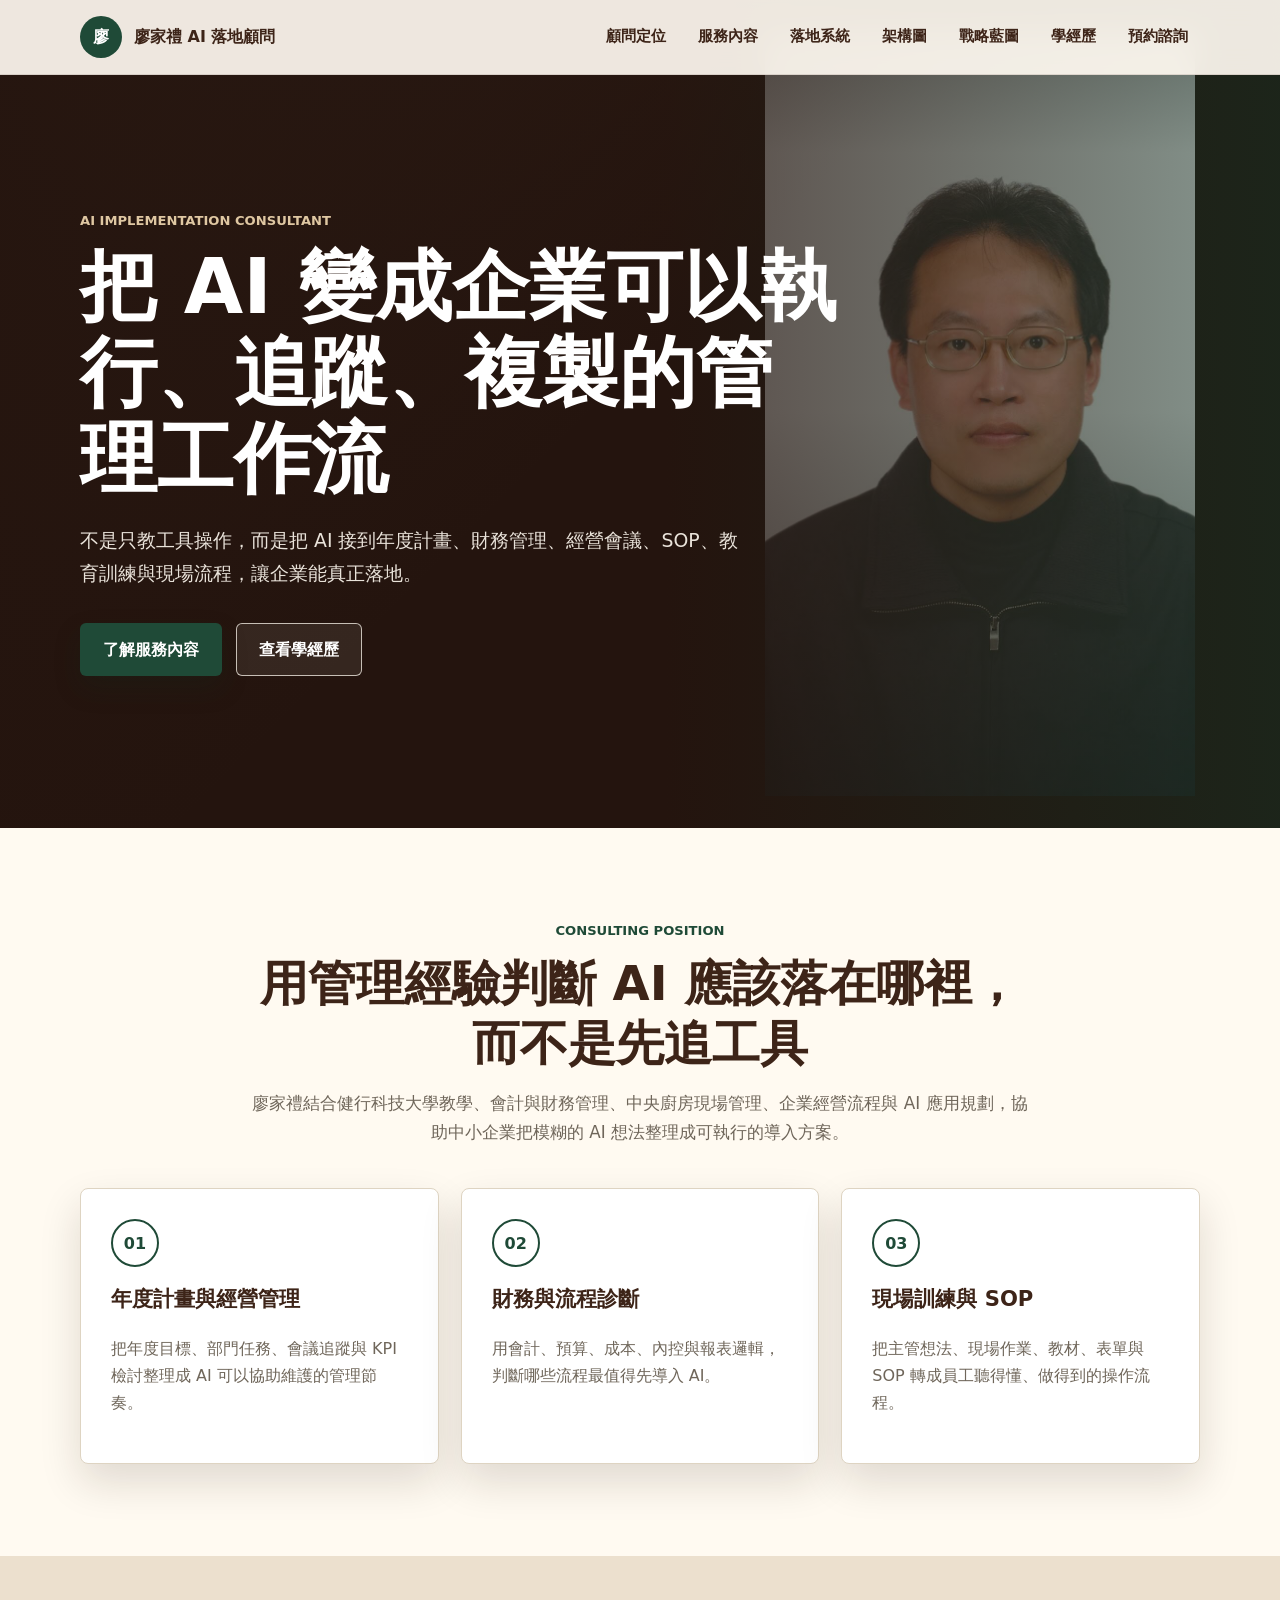
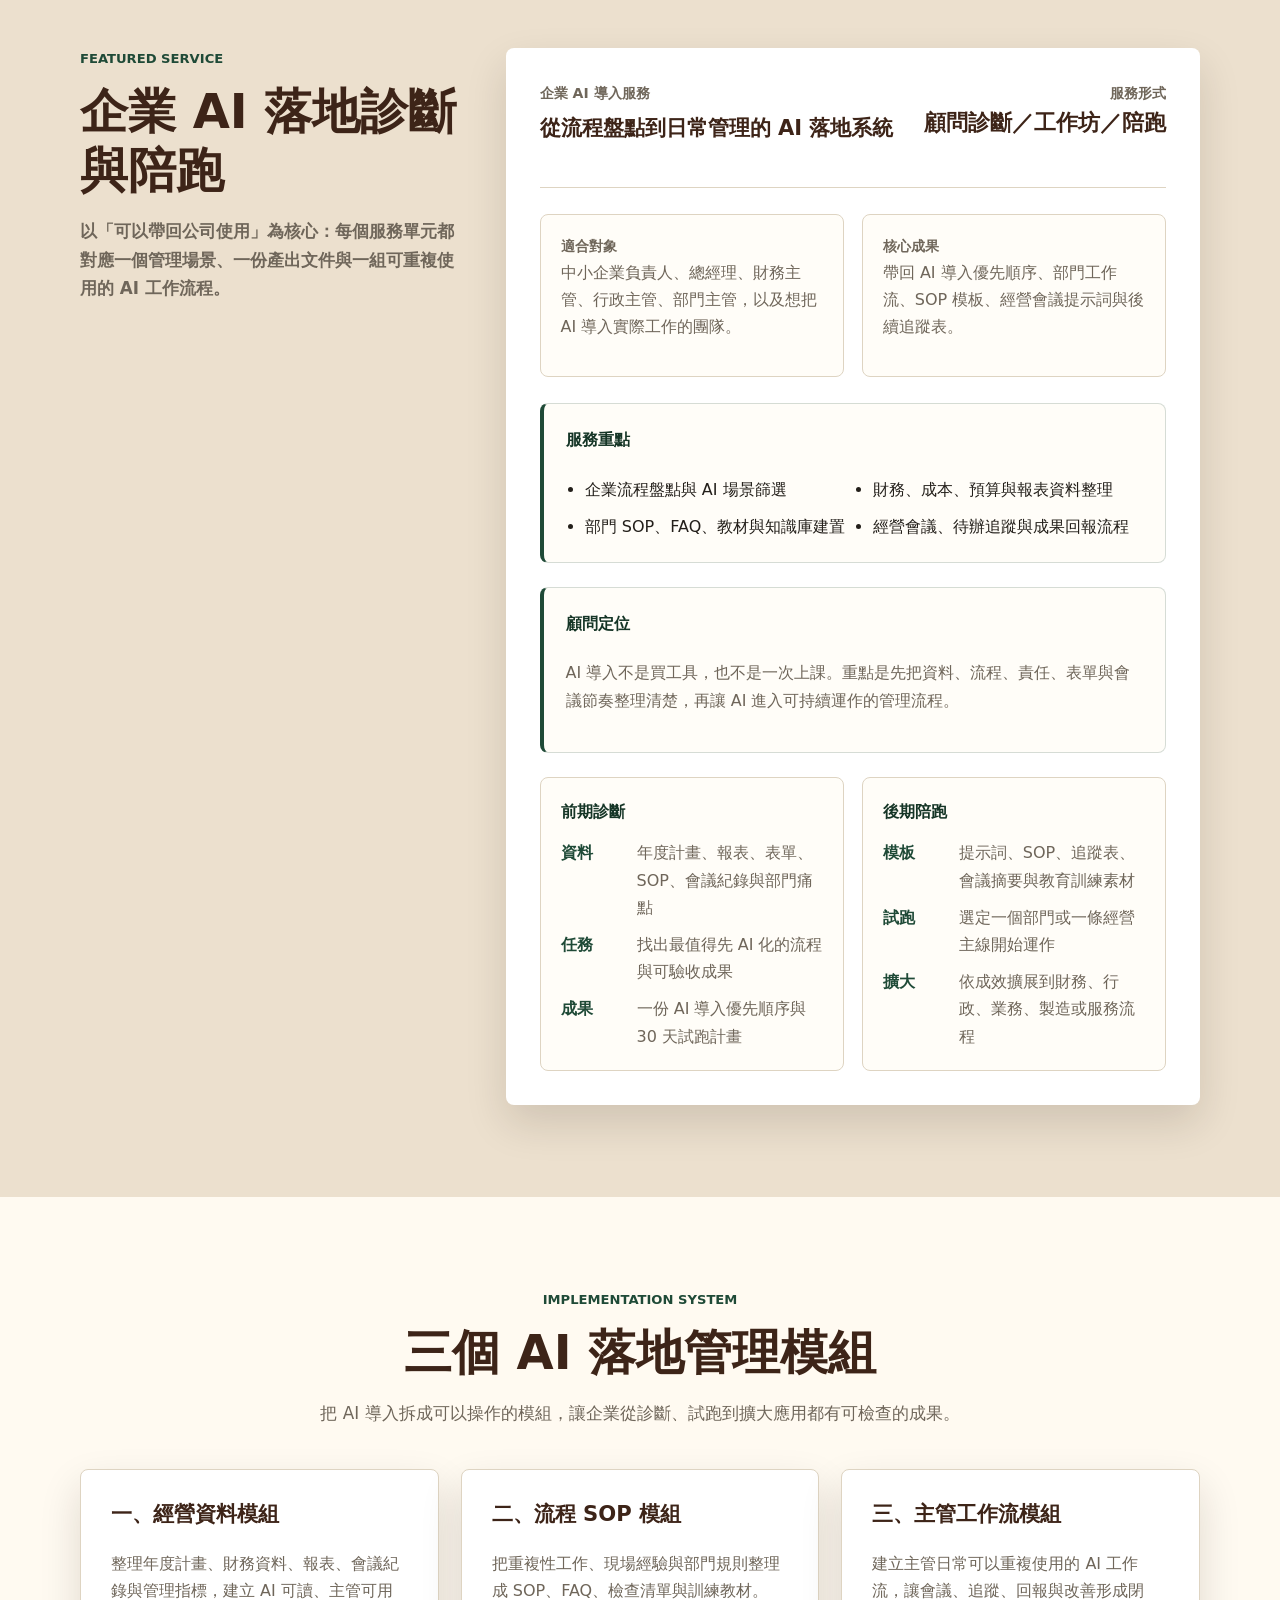
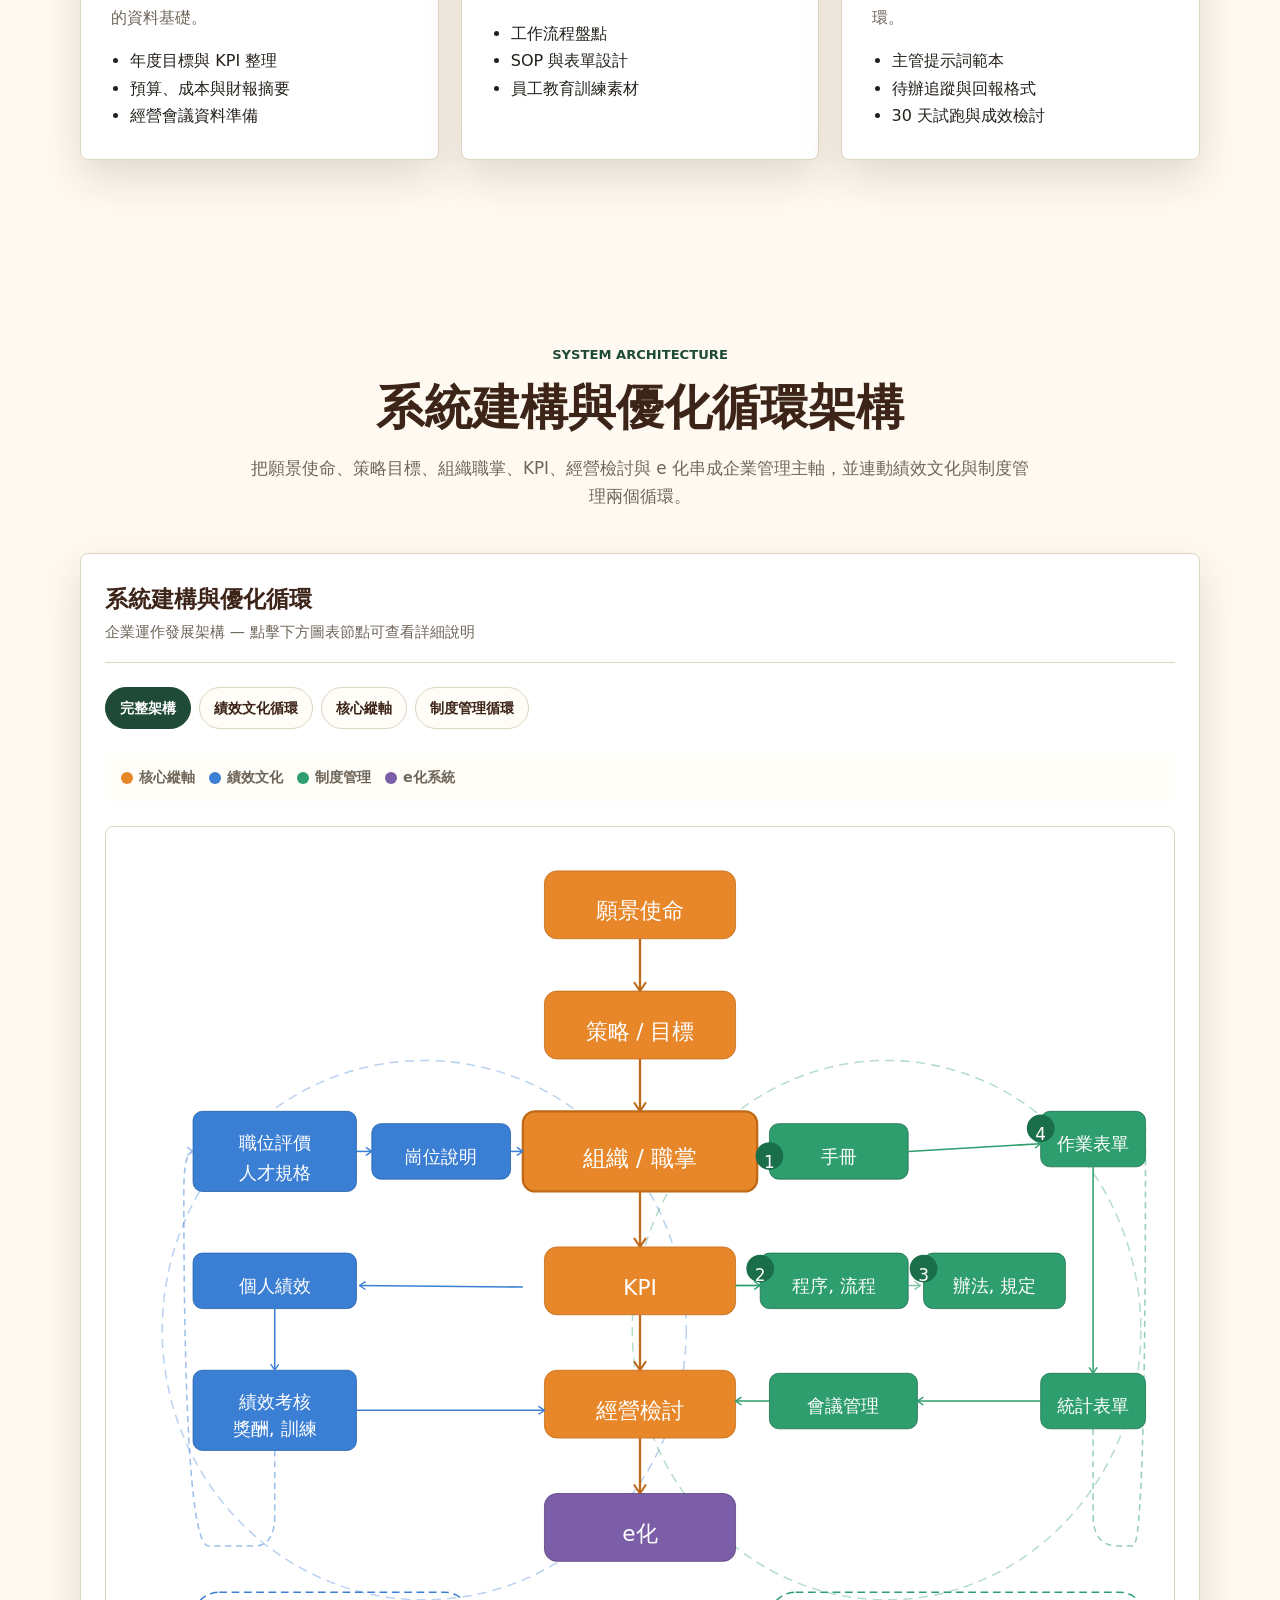
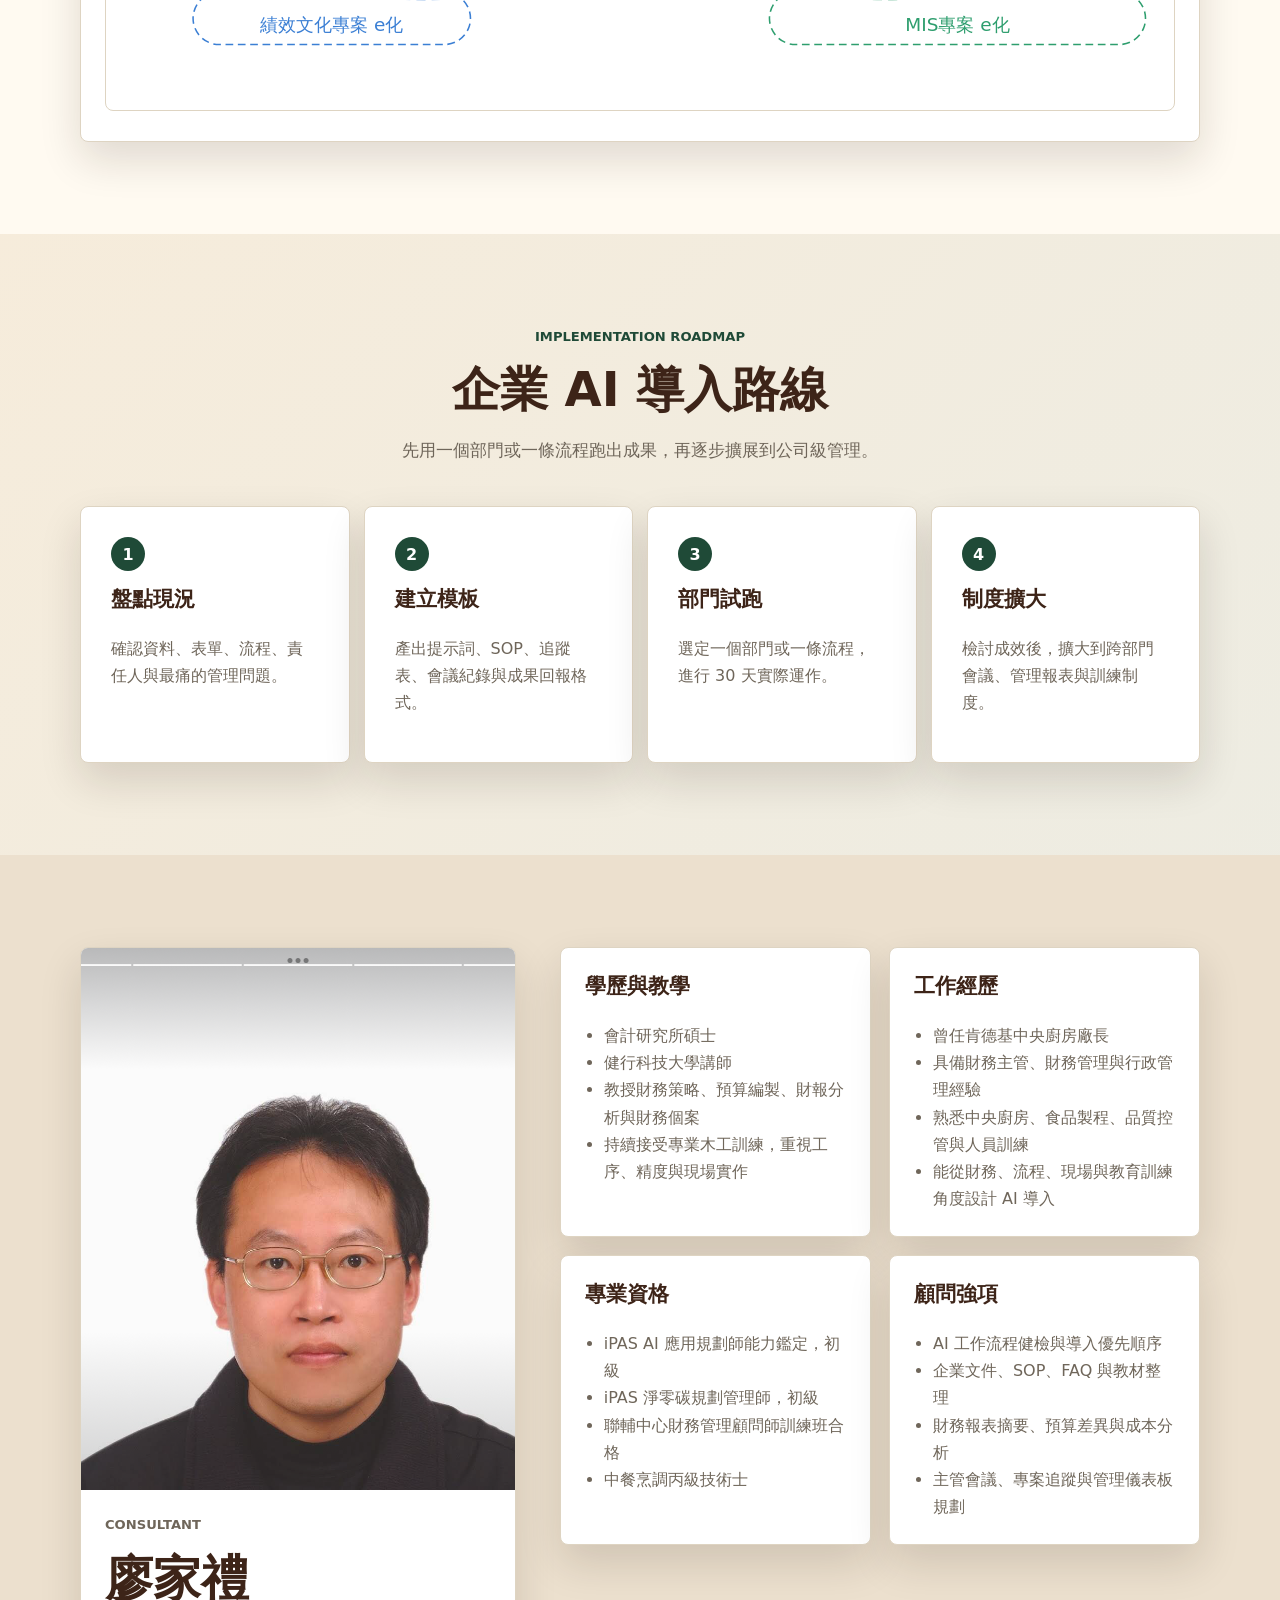
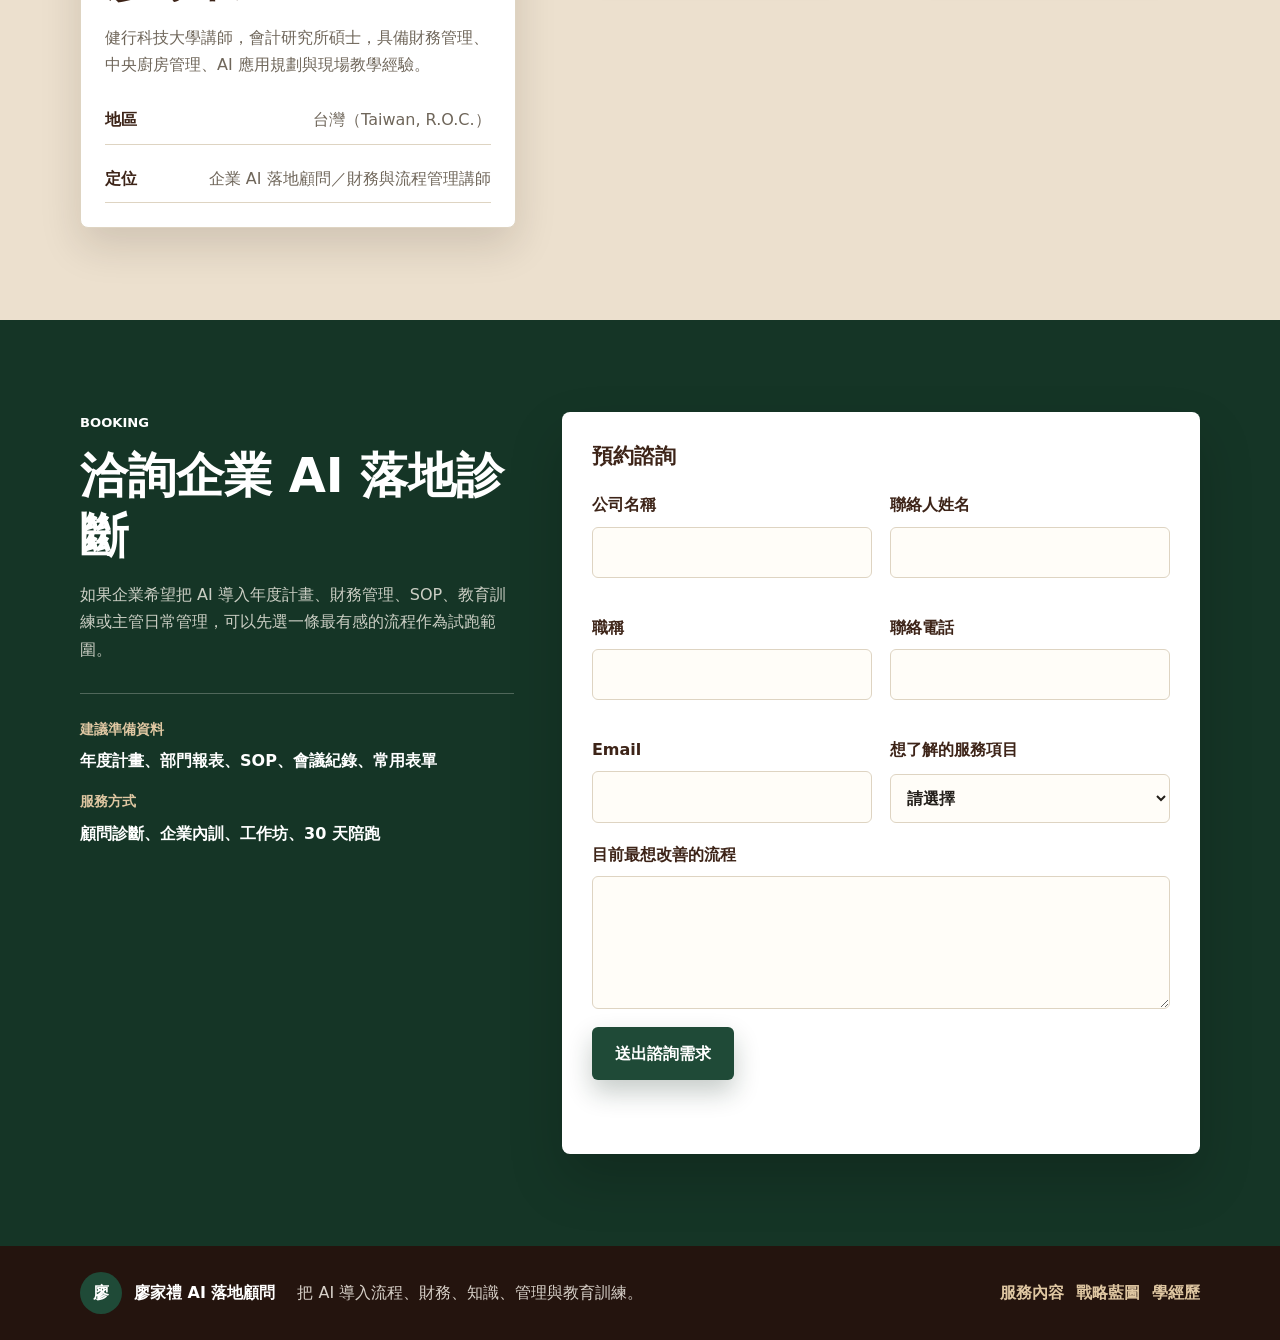
<file: index.html>
<!DOCTYPE html>
<html lang="zh-Hant">
<head>
  <meta charset="UTF-8">
  <meta name="viewport" content="width=device-width, initial-scale=1.0">
  <meta name="description" content="廖家禮，企業 AI 落地顧問，協助中小企業把 AI 導入年度計畫、經營會議、財務管理、SOP 與教育訓練。">
  <title>廖家禮｜企業 AI 落地顧問</title>
  <link rel="stylesheet" href="styles.css">
</head>
<body>
  <header class="site-header">
    <nav class="nav-wrap" aria-label="主要導覽">
      <a class="brand" href="#hero" aria-label="回到首頁">
        <span class="brand-mark">廖</span>
        <span>廖家禮 AI 落地顧問</span>
      </a>
      <button class="nav-toggle" type="button" aria-label="開啟選單" aria-expanded="false">
        <span></span>
        <span></span>
        <span></span>
      </button>
      <div class="site-nav">
        <a href="#about">顧問定位</a>
        <a href="#course">服務內容</a>
        <a href="#system">落地系統</a>
        <a href="#architecture">架構圖</a>
        <a href="strategy-blueprint.html">戰略藍圖</a>
        <a href="#profile">學經歷</a>
        <a href="#contact">預約諮詢</a>
      </div>
    </nav>
  </header>

  <main id="hero">
    <section class="hero" aria-label="廖家禮企業 AI 落地顧問">
      <div class="hero-content">
        <p class="eyebrow">AI Implementation Consultant</p>
        <h1>把 AI 變成企業可以執行、追蹤、複製的管理工作流</h1>
        <p class="hero-copy">不是只教工具操作，而是把 AI 接到年度計畫、財務管理、經營會議、SOP、教育訓練與現場流程，讓企業能真正落地。</p>
        <div class="hero-actions">
          <a class="btn primary" href="#course">了解服務內容</a>
          <a class="btn secondary" href="#profile">查看學經歷</a>
        </div>
      </div>
    </section>

    <section id="about" class="section">
      <div class="section-heading">
        <p class="eyebrow">Consulting Position</p>
        <h2>用管理經驗判斷 AI 應該落在哪裡，而不是先追工具</h2>
        <p>廖家禮結合健行科技大學教學、會計與財務管理、中央廚房現場管理、企業經營流程與 AI 應用規劃，協助中小企業把模糊的 AI 想法整理成可執行的導入方案。</p>
      </div>
      <div class="feature-grid">
        <article class="feature-card">
          <span class="line-icon" aria-hidden="true">01</span>
          <h3>年度計畫與經營管理</h3>
          <p>把年度目標、部門任務、會議追蹤與 KPI 檢討整理成 AI 可以協助維護的管理節奏。</p>
        </article>
        <article class="feature-card">
          <span class="line-icon" aria-hidden="true">02</span>
          <h3>財務與流程診斷</h3>
          <p>用會計、預算、成本、內控與報表邏輯，判斷哪些流程最值得先導入 AI。</p>
        </article>
        <article class="feature-card">
          <span class="line-icon" aria-hidden="true">03</span>
          <h3>現場訓練與 SOP</h3>
          <p>把主管想法、現場作業、教材、表單與 SOP 轉成員工聽得懂、做得到的操作流程。</p>
        </article>
      </div>
    </section>

    <section id="course" class="section course-section">
      <div class="course-layout">
        <div class="section-heading align-left">
          <p class="eyebrow">Featured Service</p>
          <h2>企業 AI 落地診斷與陪跑</h2>
          <p><strong>以「可以帶回公司使用」為核心：每個服務單元都對應一個管理場景、一份產出文件與一組可重複使用的 AI 工作流程。</strong></p>
        </div>

        <article class="course-card">
          <div class="course-top">
            <div>
              <p class="course-label">企業 AI 導入服務</p>
              <h3>從流程盤點到日常管理的 AI 落地系統</h3>
            </div>
            <div class="price">
              <span>服務形式</span>
              <strong>顧問診斷／工作坊／陪跑</strong>
            </div>
          </div>

          <div class="course-info">
            <div>
              <span>適合對象</span>
              <p>中小企業負責人、總經理、財務主管、行政主管、部門主管，以及想把 AI 導入實際工作的團隊。</p>
            </div>
            <div>
              <span>核心成果</span>
              <p>帶回 AI 導入優先順序、部門工作流、SOP 模板、經營會議提示詞與後續追蹤表。</p>
            </div>
          </div>

          <div class="teaching-points">
            <h4>服務重點</h4>
            <ul>
              <li>企業流程盤點與 AI 場景篩選</li>
              <li>財務、成本、預算與報表資料整理</li>
              <li>部門 SOP、FAQ、教材與知識庫建置</li>
              <li>經營會議、待辦追蹤與成果回報流程</li>
            </ul>
          </div>

          <div class="design-note">
            <h4>顧問定位</h4>
            <p>AI 導入不是買工具，也不是一次上課。重點是先把資料、流程、責任、表單與會議節奏整理清楚，再讓 AI 進入可持續運作的管理流程。</p>
          </div>

          <div class="schedule-wrap" aria-label="服務安排">
            <div class="schedule-card">
              <h4>前期診斷</h4>
              <dl>
                <div><dt>資料</dt><dd>年度計畫、報表、表單、SOP、會議紀錄與部門痛點</dd></div>
                <div><dt>任務</dt><dd>找出最值得先 AI 化的流程與可驗收成果</dd></div>
                <div><dt>成果</dt><dd>一份 AI 導入優先順序與 30 天試跑計畫</dd></div>
              </dl>
            </div>
            <div class="schedule-card">
              <h4>後期陪跑</h4>
              <dl>
                <div><dt>模板</dt><dd>提示詞、SOP、追蹤表、會議摘要與教育訓練素材</dd></div>
                <div><dt>試跑</dt><dd>選定一個部門或一條經營主線開始運作</dd></div>
                <div><dt>擴大</dt><dd>依成效擴展到財務、行政、業務、製造或服務流程</dd></div>
              </dl>
            </div>
          </div>
        </article>
      </div>
    </section>

    <section id="system" class="section system-section">
      <div class="section-heading">
        <p class="eyebrow">Implementation System</p>
        <h2>三個 AI 落地管理模組</h2>
        <p>把 AI 導入拆成可以操作的模組，讓企業從診斷、試跑到擴大應用都有可檢查的成果。</p>
      </div>
      <div class="system-grid">
        <article class="system-card">
          <h3>一、經營資料模組</h3>
          <p>整理年度計畫、財務資料、報表、會議紀錄與管理指標，建立 AI 可讀、主管可用的資料基礎。</p>
          <ul>
            <li>年度目標與 KPI 整理</li>
            <li>預算、成本與財報摘要</li>
            <li>經營會議資料準備</li>
          </ul>
        </article>
        <article class="system-card">
          <h3>二、流程 SOP 模組</h3>
          <p>把重複性工作、現場經驗與部門規則整理成 SOP、FAQ、檢查清單與訓練教材。</p>
          <ul>
            <li>工作流程盤點</li>
            <li>SOP 與表單設計</li>
            <li>員工教育訓練素材</li>
          </ul>
        </article>
        <article class="system-card">
          <h3>三、主管工作流模組</h3>
          <p>建立主管日常可以重複使用的 AI 工作流，讓會議、追蹤、回報與改善形成閉環。</p>
          <ul>
            <li>主管提示詞範本</li>
            <li>待辦追蹤與回報格式</li>
            <li>30 天試跑與成效檢討</li>
          </ul>
        </article>
      </div>
    </section>

    <section id="architecture" class="section architecture-section">
      <div class="section-heading">
        <p class="eyebrow">System Architecture</p>
        <h2>系統建構與優化循環架構</h2>
        <p>把願景使命、策略目標、組織職掌、KPI、經營檢討與 e 化串成企業管理主軸，並連動績效文化與制度管理兩個循環。</p>
      </div>

      <div class="architecture-panel">
  <div class="architecture-header">
    <h1>系統建構與優化循環</h1>
    <p>企業運作發展架構 — 點擊下方圖表節點可查看詳細說明</p>
  </div>

  <div class="architecture-tabs">
    <div class="architecture-tab active" onclick="setView(event, 'all')">完整架構</div>
    <div class="architecture-tab" onclick="setView(event, 'left')">績效文化循環</div>
    <div class="architecture-tab" onclick="setView(event, 'center')">核心縱軸</div>
    <div class="architecture-tab" onclick="setView(event, 'right')">制度管理循環</div>
  </div>

  <div class="architecture-legend">
    <div class="architecture-legend-item"><div class="architecture-legend-dot" style="background:#E8872A"></div>核心縱軸</div>
    <div class="architecture-legend-item"><div class="architecture-legend-dot" style="background:#3B7FD4"></div>績效文化</div>
    <div class="architecture-legend-item"><div class="architecture-legend-dot" style="background:#2E9E6E"></div>制度管理</div>
    <div class="architecture-legend-item"><div class="architecture-legend-dot" style="background:#7B5EA7"></div>e化系統</div>
  </div>

  <div class="architecture-canvas">
    <svg viewBox="0 0 680 560" role="img">
      <title>系統建構與優化循環架構圖</title>
      <desc>企業管理系統雙循環架構，包含核心縱軸、績效文化循環與制度管理循環</desc>
      <defs>
        <marker id="architecture-arr" viewBox="0 0 10 10" refX="8" refY="5" markerWidth="6" markerHeight="6" orient="auto-start-reverse">
          <path d="M2 1L8 5L2 9" fill="none" stroke="context-stroke" stroke-width="1.5" stroke-linecap="round" stroke-linejoin="round"/>
        </marker>
      </defs>

      <ellipse cx="200" cy="320" rx="170" ry="175" fill="none" stroke="#3B7FD4" stroke-width="1" stroke-dasharray="6 4" opacity="0.35"/>

      <ellipse cx="500" cy="320" rx="165" ry="175" fill="none" stroke="#2E9E6E" stroke-width="1" stroke-dasharray="6 4" opacity="0.35"/>

      <g class="node-group" id="n-vision" onclick="showDetail('vision')">
        <rect x="278" y="22" width="124" height="44" rx="8" fill="#E8872A" stroke="#C06A18" stroke-width="0.5"/>
        <text font-size="14" font-weight="500" fill="#fff" x="340" y="48" text-anchor="middle" dominant-baseline="central">願景使命</text>
      </g>

      <line x1="340" y1="66" x2="340" y2="100" stroke="#C06A18" stroke-width="1.5" marker-end="url(#architecture-arr)"/>

      <g class="node-group" id="n-strategy" onclick="showDetail('strategy')">
        <rect x="278" y="100" width="124" height="44" rx="8" fill="#E8872A" stroke="#C06A18" stroke-width="0.5"/>
        <text font-size="14" font-weight="500" fill="#fff" x="340" y="126" text-anchor="middle" dominant-baseline="central">策略 / 目標</text>
      </g>

      <line x1="340" y1="144" x2="340" y2="178" stroke="#C06A18" stroke-width="1.5" marker-end="url(#architecture-arr)"/>

      <g class="node-group" id="n-org" onclick="showDetail('org')">
        <rect x="264" y="178" width="152" height="52" rx="8" fill="#E8872A" stroke="#C06A18" stroke-width="1.5"/>
        <text font-size="15" font-weight="500" fill="#fff" x="340" y="208" text-anchor="middle" dominant-baseline="central">組織 / 職掌</text>
      </g>

      <line x1="340" y1="230" x2="340" y2="266" stroke="#C06A18" stroke-width="1.5" marker-end="url(#architecture-arr)"/>

      <g class="node-group" id="n-kpi" onclick="showDetail('kpi')">
        <rect x="278" y="266" width="124" height="44" rx="8" fill="#E8872A" stroke="#C06A18" stroke-width="0.5"/>
        <text font-size="14" font-weight="500" fill="#fff" x="340" y="292" text-anchor="middle" dominant-baseline="central">KPI</text>
      </g>

      <line x1="340" y1="310" x2="340" y2="346" stroke="#C06A18" stroke-width="1.5" marker-end="url(#architecture-arr)"/>

      <g class="node-group" id="n-review" onclick="showDetail('review')">
        <rect x="278" y="346" width="124" height="44" rx="8" fill="#E8872A" stroke="#C06A18" stroke-width="0.5"/>
        <text font-size="14" font-weight="500" fill="#fff" x="340" y="372" text-anchor="middle" dominant-baseline="central">經營檢討</text>
      </g>

      <line x1="340" y1="390" x2="340" y2="426" stroke="#C06A18" stroke-width="1.5" marker-end="url(#architecture-arr)"/>

      <g class="node-group" id="n-etech" onclick="showDetail('etech')">
        <rect x="278" y="426" width="124" height="44" rx="8" fill="#7B5EA7" stroke="#5C4080" stroke-width="0.5"/>
        <text font-size="14" font-weight="500" fill="#fff" x="340" y="452" text-anchor="middle" dominant-baseline="central">e化</text>
      </g>

      <g class="node-group" id="n-talent" onclick="showDetail('talent')">
        <rect x="50" y="178" width="106" height="52" rx="6" fill="#3B7FD4" stroke="#1E5FA8" stroke-width="0.5"/>
        <text font-size="12" font-weight="500" fill="#fff" x="103" y="198" text-anchor="middle" dominant-baseline="central">職位評價</text>
        <text font-size="12" font-weight="500" fill="#fff" x="103" y="218" text-anchor="middle" dominant-baseline="central">人才規格</text>
      </g>

      <g class="node-group" id="n-jobdesc" onclick="showDetail('jobdesc')">
        <rect x="166" y="186" width="90" height="36" rx="6" fill="#3B7FD4" stroke="#1E5FA8" stroke-width="0.5"/>
        <text font-size="12" font-weight="500" fill="#fff" x="211" y="207" text-anchor="middle" dominant-baseline="central">崗位說明</text>
      </g>

      <g class="node-group" id="n-perf" onclick="showDetail('perf')">
        <rect x="50" y="270" width="106" height="36" rx="6" fill="#3B7FD4" stroke="#1E5FA8" stroke-width="0.5"/>
        <text font-size="12" font-weight="500" fill="#fff" x="103" y="291" text-anchor="middle" dominant-baseline="central">個人績效</text>
      </g>

      <g class="node-group" id="n-reward" onclick="showDetail('reward')">
        <rect x="50" y="346" width="106" height="52" rx="6" fill="#3B7FD4" stroke="#1E5FA8" stroke-width="0.5"/>
        <text font-size="12" font-weight="500" fill="#fff" x="103" y="366" text-anchor="middle" dominant-baseline="central">績效考核</text>
        <text font-size="12" font-weight="500" fill="#fff" x="103" y="384" text-anchor="middle" dominant-baseline="central">獎酬, 訓練</text>
      </g>

      <g class="node-group" id="n-perf-e" onclick="showDetail('perf-e')">
        <rect x="50" y="490" width="180" height="34" rx="17" fill="none" stroke="#3B7FD4" stroke-width="1" stroke-dasharray="5 3"/>
        <text font-size="12" fill="#3B7FD4" x="140" y="511" text-anchor="middle" dominant-baseline="central">績效文化專案 e化</text>
      </g>

      <line x1="156" y1="204" x2="166" y2="204" stroke="#3B7FD4" stroke-width="1" marker-end="url(#architecture-arr)"/>
      <line x1="256" y1="204" x2="264" y2="204" stroke="#3B7FD4" stroke-width="1" marker-end="url(#architecture-arr)"/>
      <line x1="264" y1="292" x2="158" y2="291" stroke="#3B7FD4" stroke-width="1" marker-end="url(#architecture-arr)"/>
      <line x1="103" y1="306" x2="103" y2="346" stroke="#3B7FD4" stroke-width="1" marker-end="url(#architecture-arr)"/>
      <line x1="156" y1="372" x2="278" y2="372" stroke="#3B7FD4" stroke-width="1" marker-end="url(#architecture-arr)"/>
      <path d="M103 398 L103 440 Q103 460 90 460 L60 460 Q44 460 44 230 Q44 204 50 204" fill="none" stroke="#3B7FD4" stroke-width="1" stroke-dasharray="4 3" marker-end="url(#architecture-arr)" opacity="0.5"/>

      <g class="node-group" id="n-manual" onclick="showDetail('manual')">
        <rect x="424" y="186" width="90" height="36" rx="6" fill="#2E9E6E" stroke="#1A6E4A" stroke-width="0.5"/>
        <text font-size="12" font-weight="500" fill="#fff" x="469" y="207" text-anchor="middle" dominant-baseline="central">手冊</text>
      </g>

      <g class="node-group" id="n-process" onclick="showDetail('process')">
        <rect x="418" y="270" width="96" height="36" rx="6" fill="#2E9E6E" stroke="#1A6E4A" stroke-width="0.5"/>
        <text font-size="12" font-weight="500" fill="#fff" x="466" y="291" text-anchor="middle" dominant-baseline="central">程序, 流程</text>
      </g>

      <g class="node-group" id="n-policy" onclick="showDetail('policy')">
        <rect x="524" y="270" width="92" height="36" rx="6" fill="#2E9E6E" stroke="#1A6E4A" stroke-width="0.5"/>
        <text font-size="12" font-weight="500" fill="#fff" x="570" y="291" text-anchor="middle" dominant-baseline="central">辦法, 規定</text>
      </g>

      <g class="node-group" id="n-form" onclick="showDetail('form')">
        <rect x="600" y="178" width="68" height="36" rx="6" fill="#2E9E6E" stroke="#1A6E4A" stroke-width="0.5"/>
        <text font-size="12" font-weight="500" fill="#fff" x="634" y="199" text-anchor="middle" dominant-baseline="central">作業表單</text>
      </g>

      <g class="node-group" id="n-stat" onclick="showDetail('stat')">
        <rect x="600" y="348" width="68" height="36" rx="6" fill="#2E9E6E" stroke="#1A6E4A" stroke-width="0.5"/>
        <text font-size="12" font-weight="500" fill="#fff" x="634" y="369" text-anchor="middle" dominant-baseline="central">統計表單</text>
      </g>

      <g class="node-group" id="n-meeting" onclick="showDetail('meeting')">
        <rect x="424" y="348" width="96" height="36" rx="6" fill="#2E9E6E" stroke="#1A6E4A" stroke-width="0.5"/>
        <text font-size="12" font-weight="500" fill="#fff" x="472" y="369" text-anchor="middle" dominant-baseline="central">會議管理</text>
      </g>

      <g class="node-group" id="n-mis" onclick="showDetail('mis')">
        <rect x="424" y="490" width="244" height="34" rx="17" fill="none" stroke="#2E9E6E" stroke-width="1" stroke-dasharray="5 3"/>
        <text font-size="12" fill="#2E9E6E" x="546" y="511" text-anchor="middle" dominant-baseline="central">MIS專案 e化</text>
      </g>

      <line x1="416" y1="204" x2="424" y2="204" stroke="#2E9E6E" stroke-width="1" marker-end="url(#architecture-arr)"/>
      <line x1="514" y1="204" x2="600" y2="199" stroke="#2E9E6E" stroke-width="1" marker-end="url(#architecture-arr)"/>
      <line x1="634" y1="214" x2="634" y2="348" stroke="#2E9E6E" stroke-width="1" marker-end="url(#architecture-arr)"/>
      <line x1="402" y1="291" x2="418" y2="291" stroke="#2E9E6E" stroke-width="1" marker-end="url(#architecture-arr)"/>
      <line x1="402" y1="291" x2="522" y2="291" stroke="#2E9E6E" stroke-width="1" marker-end="url(#architecture-arr)" opacity="0.6"/>
      <line x1="600" y1="366" x2="520" y2="366" stroke="#2E9E6E" stroke-width="1" marker-end="url(#architecture-arr)"/>
      <line x1="424" y1="366" x2="402" y2="366" stroke="#2E9E6E" stroke-width="1" marker-end="url(#architecture-arr)"/>
      <path d="M634 384 L634 440 Q634 460 650 460 L660 460 Q668 460 668 204 Q668 186 668 186" fill="none" stroke="#2E9E6E" stroke-width="1" stroke-dasharray="4 3" opacity="0.5"/>

      <circle cx="424" cy="207" r="9" fill="#1A6E4A"/>
      <text font-size="11" font-weight="500" fill="#fff" x="424" y="211" text-anchor="middle" dominant-baseline="central">1</text>
      <circle cx="418" cy="280" r="9" fill="#1A6E4A"/>
      <text font-size="11" font-weight="500" fill="#fff" x="418" y="284" text-anchor="middle" dominant-baseline="central">2</text>
      <circle cx="524" cy="280" r="9" fill="#1A6E4A"/>
      <text font-size="11" font-weight="500" fill="#fff" x="524" y="284" text-anchor="middle" dominant-baseline="central">3</text>
      <circle cx="600" cy="189" r="9" fill="#1A6E4A"/>
      <text font-size="11" font-weight="500" fill="#fff" x="600" y="193" text-anchor="middle" dominant-baseline="central">4</text>
    </svg>
  </div>

  <div class="architecture-detail" id="architecture-detail-panel">
    <span class="architecture-close" onclick="closeDetail()">關閉</span>
    <h2 id="architecture-dp-title"></h2>
    <p id="architecture-dp-desc"></p>
    <div class="architecture-detail-items" id="architecture-dp-tags"></div>
  </div>
</div>
    </section>
    <section class="section roadmap-section">
      <div class="section-heading">
        <p class="eyebrow">Implementation Roadmap</p>
        <h2>企業 AI 導入路線</h2>
        <p>先用一個部門或一條流程跑出成果，再逐步擴展到公司級管理。</p>
      </div>
      <div class="roadmap-grid">
        <article class="roadmap-card">
          <span>1</span>
          <h3>盤點現況</h3>
          <p>確認資料、表單、流程、責任人與最痛的管理問題。</p>
        </article>
        <article class="roadmap-card">
          <span>2</span>
          <h3>建立模板</h3>
          <p>產出提示詞、SOP、追蹤表、會議紀錄與成果回報格式。</p>
        </article>
        <article class="roadmap-card">
          <span>3</span>
          <h3>部門試跑</h3>
          <p>選定一個部門或一條流程，進行 30 天實際運作。</p>
        </article>
        <article class="roadmap-card">
          <span>4</span>
          <h3>制度擴大</h3>
          <p>檢討成效後，擴大到跨部門會議、管理報表與訓練制度。</p>
        </article>
      </div>
    </section>

    <section id="profile" class="section profile-section">
      <div class="profile-layout">
        <article class="profile-card">
          <img src="assets/liao-jiali-profile.png" alt="廖家禮個人照片">
          <div class="profile-body">
            <p class="eyebrow">Consultant</p>
            <h2>廖家禮</h2>
            <p>健行科技大學講師，會計研究所碩士，具備財務管理、中央廚房管理、AI 應用規劃與現場教學經驗。</p>
            <ul class="identity-list">
              <li><strong>地區</strong><span>台灣（Taiwan, R.O.C.）</span></li>
              <li><strong>定位</strong><span>企業 AI 落地顧問／財務與流程管理講師</span></li>
            </ul>
          </div>
        </article>

        <div class="experience-grid">
          <article class="experience-card">
            <h3>學歷與教學</h3>
            <ul>
              <li>會計研究所碩士</li>
              <li>健行科技大學講師</li>
              <li>教授財務策略、預算編製、財報分析與財務個案</li>
              <li>持續接受專業木工訓練，重視工序、精度與現場實作</li>
            </ul>
          </article>
          <article class="experience-card">
            <h3>工作經歷</h3>
            <ul>
              <li>曾任肯德基中央廚房廠長</li>
              <li>具備財務主管、財務管理與行政管理經驗</li>
              <li>熟悉中央廚房、食品製程、品質控管與人員訓練</li>
              <li>能從財務、流程、現場與教育訓練角度設計 AI 導入</li>
            </ul>
          </article>
          <article class="experience-card">
            <h3>專業資格</h3>
            <ul>
              <li>iPAS AI 應用規劃師能力鑑定，初級</li>
              <li>iPAS 淨零碳規劃管理師，初級</li>
              <li>聯輔中心財務管理顧問師訓練班合格</li>
              <li>中餐烹調丙級技術士</li>
            </ul>
          </article>
          <article class="experience-card">
            <h3>顧問強項</h3>
            <ul>
              <li>AI 工作流程健檢與導入優先順序</li>
              <li>企業文件、SOP、FAQ 與教材整理</li>
              <li>財務報表摘要、預算差異與成本分析</li>
              <li>主管會議、專案追蹤與管理儀表板規劃</li>
            </ul>
          </article>
        </div>
      </div>
    </section>

    <section id="contact" class="section booking-section">
      <div class="booking-layout">
        <div class="booking-copy">
          <p class="eyebrow">Booking</p>
          <h2>洽詢企業 AI 落地診斷</h2>
          <p>如果企業希望把 AI 導入年度計畫、財務管理、SOP、教育訓練或主管日常管理，可以先選一條最有感的流程作為試跑範圍。</p>
          <div class="contact-note">
            <span>建議準備資料</span>
            <strong>年度計畫、部門報表、SOP、會議紀錄、常用表單</strong>
            <span>服務方式</span>
            <strong>顧問診斷、企業內訓、工作坊、30 天陪跑</strong>
          </div>
        </div>

        <form id="consultation-form" class="booking-panel contact-form" novalidate>
          <h3>預約諮詢</h3>
          <div class="form-grid">
            <label>公司名稱<input type="text" name="company" autocomplete="organization" required></label>
            <label>聯絡人姓名<input type="text" name="name" autocomplete="name" required></label>
            <label>職稱<input type="text" name="title" autocomplete="organization-title"></label>
            <label>聯絡電話<input type="tel" name="phone" autocomplete="tel" required></label>
            <label>Email<input type="email" name="email" autocomplete="email" required></label>
            <label>想了解的服務項目
              <select name="service" required>
                <option value="">請選擇</option>
                <option>AI 流程盤點診斷</option>
                <option>財務管理 AI 化</option>
                <option>部門 SOP 與文件管理</option>
                <option>員工 AI 實作培訓</option>
                <option>30 天顧問陪跑</option>
              </select>
            </label>
          </div>
          <label>目前最想改善的流程<textarea name="workflow" rows="4" required></textarea></label>
          <button class="btn primary" type="submit">送出諮詢需求</button>
          <p id="form-status" class="form-status" role="status" aria-live="polite"></p>
        </form>
      </div>
    </section>
  </main>

  <footer class="site-footer">
    <div>
      <span class="brand-mark">廖</span>
      <strong>廖家禮 AI 落地顧問</strong>
    </div>
    <span>把 AI 導入流程、財務、知識、管理與教育訓練。</span>
    <nav aria-label="頁尾連結">
      <a href="#course">服務內容</a>
      <a href="strategy-blueprint.html">戰略藍圖</a>
      <a href="#profile">學經歷</a>
    </nav>
  </footer>

  <script src="app.js"></script>
</body>
</html>
</file>
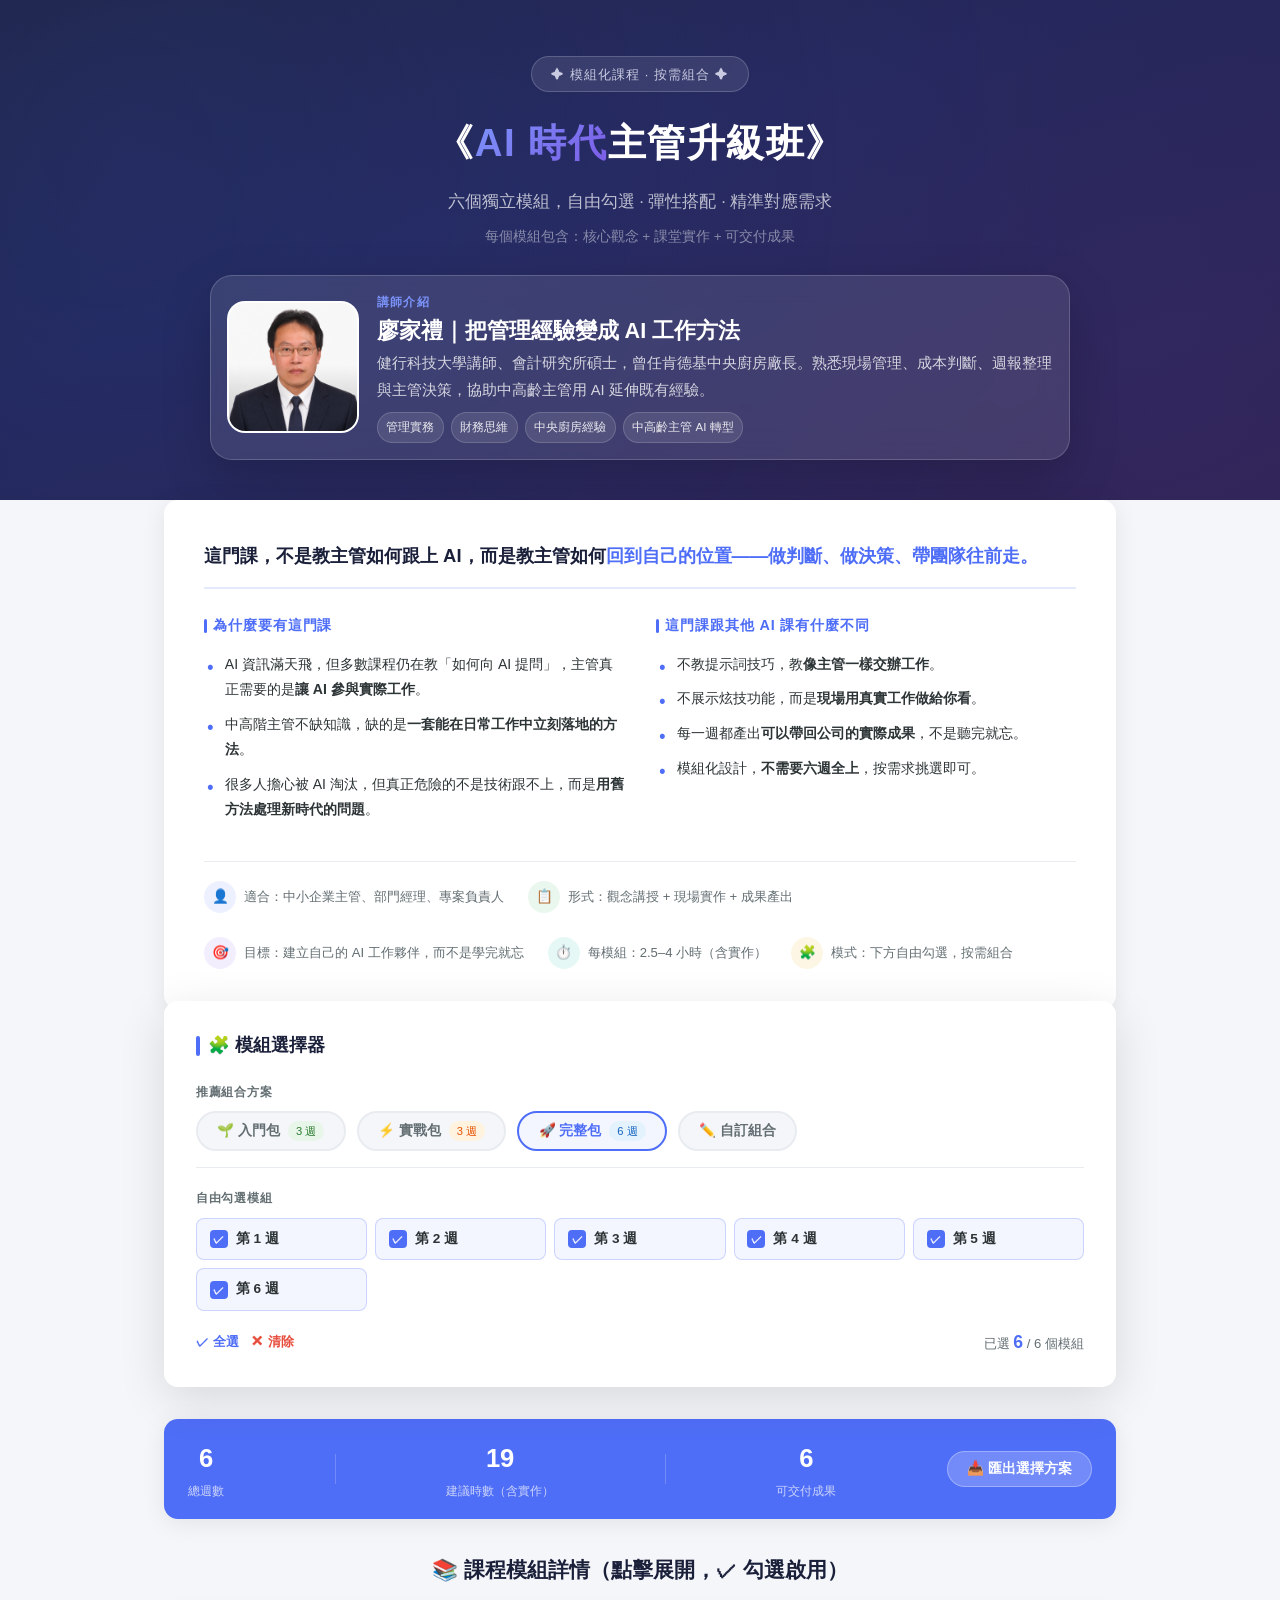
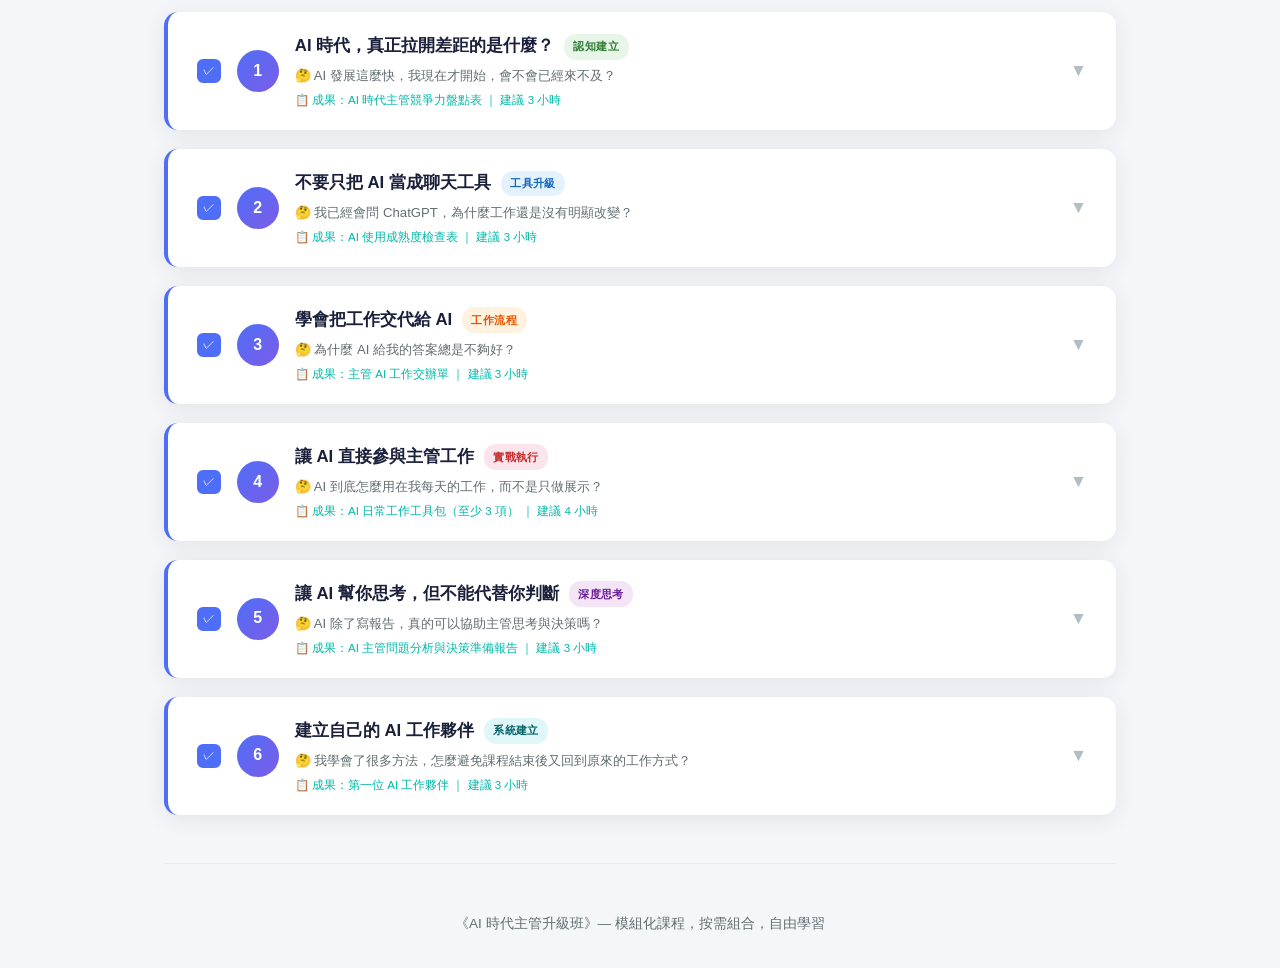
<file: ai-manager-modular.html>
<!DOCTYPE html>
<html lang="zh-TW">
<head>
<meta charset="UTF-8">
<meta name="viewport" content="width=device-width, initial-scale=1.0">
<title>AI 時代主管升級班 — 模組化課程（自由組合）</title>
<style>
:root {
    --bg: #f5f6fa;
    --card-bg: #ffffff;
    --navy: #1a1f3a;
    --navy-light: #252b4a;
    --accent: #4f6ef7;
    --accent-light: #7b93f9;
    --accent-dark: #3b54d4;
    --purple: #7c5ce7;
    --teal: #00b8a9;
    --text: #2d3436;
    --text-dim: #636e72;
    --text-light: #b2bec3;
    --border: #e8ecf1;
    --gold: #f0a500;
    --red: #e74c3c;
    --green: #27ae60;
    --shadow-sm: 0 2px 8px rgba(0,0,0,0.06);
    --shadow: 0 4px 24px rgba(0,0,0,0.08);
    --shadow-lg: 0 12px 48px rgba(0,0,0,0.12);
    --radius: 14px;
    --radius-sm: 8px;
}

* { margin:0; padding:0; box-sizing:border-box; }

body {
    font-family: "Noto Sans TC", "PingFang TC", "Microsoft JhengHei", sans-serif;
    background: var(--bg);
    color: var(--text);
    line-height: 1.8;
}

/* ── Hero ── */
.hero {
    background: linear-gradient(160deg, var(--navy) 0%, #1e2350 40%, #2a1f4a 100%);
    color: white;
    padding: 3.5rem 2rem 2.5rem;
    text-align: center;
    position: relative;
    overflow: hidden;
}
.hero::before {
    content: ''; position: absolute;
    top: -50%; left: -50%; width: 200%; height: 200%;
    background: radial-gradient(circle at 30% 40%, rgba(79,110,247,0.15) 0%, transparent 50%),
                radial-gradient(circle at 70% 60%, rgba(124,92,231,0.12) 0%, transparent 50%);
}
.hero .badge {
    display: inline-block;
    background: rgba(255,255,255,0.1);
    border: 1px solid rgba(255,255,255,0.2);
    border-radius: 30px;
    padding: 0.35rem 1.2rem;
    font-size: 0.8rem;
    letter-spacing: 0.08em;
    margin-bottom: 1rem;
    color: rgba(255,255,255,0.8);
}
.hero h1 {
    font-size: 2.4rem; font-weight: 800;
    letter-spacing: 0.04em;
    position: relative; z-index: 1;
}
.hero h1 .highlight {
    background: linear-gradient(135deg, var(--accent-light), var(--purple));
    -webkit-background-clip: text; -webkit-text-fill-color: transparent;
    background-clip: text;
}
.hero .subtitle {
    font-size: 1.05rem; color: rgba(255,255,255,0.7);
    margin-top: 0.6rem; position: relative; z-index: 1;
}
.hero .tagline {
    margin-top: 0.5rem; font-size: 0.85rem;
    color: rgba(255,255,255,0.45); position: relative; z-index: 1;
}

.hero-instructor {
    position: relative;
    z-index: 1;
    width: min(860px, 100%);
    margin: 1.6rem auto 0;
    display: grid;
    grid-template-columns: 132px 1fr;
    gap: 1.1rem;
    align-items: center;
    text-align: left;
    background: rgba(255,255,255,0.1);
    border: 1px solid rgba(255,255,255,0.18);
    border-radius: 22px;
    padding: 1rem;
    backdrop-filter: blur(14px);
    box-shadow: 0 18px 50px rgba(0,0,0,0.18);
}
.hero-instructor img {
    width: 132px;
    height: 132px;
    object-fit: cover;
    object-position: center top;
    border-radius: 18px;
    border: 2px solid rgba(255,255,255,0.55);
    background: #fff;
}
.hero-instructor .intro-label {
    font-size: 0.75rem;
    letter-spacing: 0.12em;
    text-transform: uppercase;
    color: var(--accent-light);
    font-weight: 800;
    margin-bottom: 0.25rem;
}
.hero-instructor h2 {
    font-size: 1.35rem;
    line-height: 1.25;
    margin: 0 0 0.35rem;
    color: #fff;
}
.hero-instructor p {
    font-size: 0.92rem;
    color: rgba(255,255,255,0.78);
    margin: 0 0 0.55rem;
}
.hero-instructor .intro-tags {
    display: flex;
    flex-wrap: wrap;
    gap: 0.4rem;
}
.hero-instructor .intro-tags span {
    font-size: 0.72rem;
    color: rgba(255,255,255,0.88);
    background: rgba(255,255,255,0.1);
    border: 1px solid rgba(255,255,255,0.16);
    border-radius: 999px;
    padding: 0.24rem 0.55rem;
}

.container { max-width: 1000px; margin: 0 auto; padding: 0 1.5rem; }

/* ═══════════ PREFACE ═══════════ */
.preface-section {
    background: var(--card-bg);
    border-radius: var(--radius);
    padding: 2.5rem 2.5rem;
    box-shadow: var(--shadow);
    margin-bottom: 2rem;
    position: relative;
    z-index: 10;
}
.preface-section .preface-lead {
    font-size: 1.15rem; font-weight: 700;
    color: var(--navy);
    margin-bottom: 1.5rem;
    line-height: 1.7;
    padding-bottom: 1rem;
    border-bottom: 2px solid rgba(79,110,247,0.15);
}
.preface-section .preface-lead .em {
    color: var(--accent);
}
.preface-grid {
    display: grid;
    grid-template-columns: 1fr 1fr;
    gap: 2rem;
    margin-bottom: 1.8rem;
}
.preface-col h4 {
    font-size: 0.9rem; color: var(--accent);
    margin-bottom: 0.8rem;
    display: flex; align-items: center; gap: 0.4rem;
    letter-spacing: 0.06em;
}
.preface-col h4::before {
    content: ''; width: 3px; height: 14px;
    background: var(--accent); border-radius: 2px;
}
.preface-col ul {
    list-style: none; padding: 0;
}
.preface-col li {
    font-size: 0.88rem; color: var(--text);
    margin-bottom: 0.6rem; padding-left: 1.3rem;
    position: relative;
}
.preface-col li::before {
    content: '•'; position: absolute;
    left: 0.2rem; color: var(--accent);
    font-weight: 700; font-size: 1.1rem;
}
.preface-footer {
    display: flex; gap: 1.5rem; flex-wrap: wrap;
    padding-top: 1.2rem;
    border-top: 1px solid var(--border);
}
.preface-footer .pf-item {
    display: flex; align-items: center; gap: 0.5rem;
    font-size: 0.82rem; color: var(--text-dim);
}
.preface-footer .pf-icon {
    width: 32px; height: 32px; border-radius: 50%;
    display: flex; align-items: center; justify-content: center;
    font-size: 0.85rem; flex-shrink: 0;
}
.pf-icon.blue { background: rgba(79,110,247,0.1); }
.pf-icon.green { background: rgba(39,174,96,0.1); }
.pf-icon.purple { background: rgba(124,92,231,0.1); }
.pf-icon.teal { background: rgba(0,184,169,0.1); }
.pf-icon.gold { background: rgba(240,165,0,0.1); }

@media (max-width: 768px) {
    .preface-section { padding: 1.5rem; }
    .preface-grid { grid-template-columns: 1fr; gap: 1.2rem; }
    .hero-instructor { grid-template-columns: 1fr; text-align: center; }
    .hero-instructor img { width: 120px; height: 120px; margin: 0 auto; }
    .hero-instructor .intro-tags { justify-content: center; }
}


/* ═══════════ MODULE SELECTOR PANEL ═══════════ */
.selector-panel {
    margin-top: -2.5rem;
    position: relative; z-index: 10;
    background: var(--card-bg);
    border-radius: var(--radius);
    padding: 1.8rem 2rem;
    box-shadow: var(--shadow-lg);
    margin-bottom: 2rem;
}
.selector-panel h3 {
    font-size: 1.1rem; color: var(--navy);
    margin-bottom: 1.2rem;
    display: flex; align-items: center; gap: 0.5rem;
}
.selector-panel h3::before {
    content: ''; width: 4px; height: 20px;
    background: var(--accent); border-radius: 2px;
}

/* Preset plans */
.preset-row {
    display: flex; gap: 0.7rem; flex-wrap: wrap;
    margin-bottom: 1.2rem;
    padding-bottom: 1rem;
    border-bottom: 1px solid var(--border);
}
.preset-btn {
    padding: 0.5rem 1.2rem;
    border-radius: 30px;
    border: 2px solid var(--border);
    background: var(--bg);
    cursor: pointer;
    font-size: 0.85rem; font-weight: 600;
    color: var(--text-dim);
    transition: all 0.2s;
    display: flex; align-items: center; gap: 0.5rem;
    white-space: nowrap;
}
.preset-btn:hover { border-color: var(--accent-light); color: var(--accent); }
.preset-btn.active {
    border-color: var(--accent); background: rgba(79,110,247,0.06);
    color: var(--accent);
}
.preset-badge {
    font-size: 0.7rem; padding: 0.15rem 0.5rem;
    border-radius: 12px; font-weight: 500;
}
.preset-badge.beginner { background: #e8f5e9; color: #2e7d32; }
.preset-badge.advanced { background: #fff3e0; color: #e65100; }
.preset-badge.full { background: #e3f2fd; color: #1565c0; }

/* Checkbox grid */
.checkbox-grid {
    display: grid;
    grid-template-columns: repeat(auto-fill, minmax(150px, 1fr));
    gap: 0.5rem;
    margin-bottom: 1rem;
}
.checkbox-item {
    display: flex; align-items: center; gap: 0.5rem;
    padding: 0.5rem 0.8rem;
    border-radius: var(--radius-sm);
    cursor: pointer;
    transition: all 0.2s;
    border: 1px solid transparent;
    font-size: 0.85rem;
    user-select: none;
}
.checkbox-item:hover { background: rgba(79,110,247,0.03); }
.checkbox-item.checked {
    background: rgba(79,110,247,0.06);
    border-color: rgba(79,110,247,0.25);
    font-weight: 600;
}
.checkbox-item input[type="checkbox"] {
    appearance: none; -webkit-appearance: none;
    width: 18px; height: 18px;
    border: 2px solid var(--border);
    border-radius: 4px;
    cursor: pointer;
    position: relative;
    flex-shrink: 0;
    transition: all 0.2s;
}
.checkbox-item.checked input[type="checkbox"] {
    background: var(--accent); border-color: var(--accent);
}
.checkbox-item.checked input[type="checkbox"]::after {
    content: '✓'; position: absolute;
    top: 50%; left: 50%; transform: translate(-50%, -50%);
    color: white; font-size: 0.7rem; font-weight: 700;
}

/* Action bar */
.action-row {
    display: flex; gap: 0.8rem; align-items: center; flex-wrap: wrap;
}
.select-all-btn {
    font-size: 0.8rem; color: var(--accent); cursor: pointer;
    background: none; border: none; font-weight: 600;
    padding: 0.3rem 0;
}
.select-all-btn:hover { text-decoration: underline; }
.selected-count {
    font-size: 0.82rem; color: var(--text-dim);
    margin-left: auto;
}
.selected-count strong { color: var(--accent); font-size: 1.1rem; }

/* ── Summary Bar (sticky) ── */
.summary-bar {
    background: var(--accent);
    color: white;
    border-radius: var(--radius);
    padding: 1rem 1.5rem;
    margin-bottom: 2rem;
    display: flex; align-items: center; gap: 2rem;
    flex-wrap: wrap;
    justify-content: space-between;
    box-shadow: var(--shadow);
    transition: all 0.3s;
}
.summary-bar.dimmed { background: #c4cfe0; }
.summary-stat { text-align: center; }
.summary-stat .num { font-size: 1.6rem; font-weight: 800; }
.summary-stat .label { font-size: 0.75rem; opacity: 0.7; }
.summary-bar .divider { width: 1px; height: 30px; background: rgba(255,255,255,0.2); }

.export-btn {
    padding: 0.5rem 1.2rem;
    background: rgba(255,255,255,0.2);
    border: 1px solid rgba(255,255,255,0.3);
    color: white;
    border-radius: 30px;
    cursor: pointer; font-size: 0.85rem;
    font-weight: 600;
    transition: all 0.2s;
    white-space: nowrap;
}
.export-btn:hover { background: rgba(255,255,255,0.3); }

/* ═══════════ WEEK / MODULE CARDS ═══════════ */
.week-section-title {
    text-align: center; margin-bottom: 1.5rem;
    font-size: 1.3rem; color: var(--navy);
}
.week-card {
    background: var(--card-bg);
    border-radius: var(--radius);
    margin-bottom: 1.2rem;
    box-shadow: var(--shadow-sm);
    border-left: 4px solid transparent;
    transition: all 0.3s;
    overflow: hidden;
}
.week-card.selected { border-left-color: var(--accent); box-shadow: var(--shadow); }
.week-card:not(.selected) { opacity: 0.5; }

.week-header {
    display: flex; align-items: center; gap: 1rem;
    padding: 1.2rem 1.8rem;
    cursor: pointer;
    user-select: none;
    transition: background 0.2s;
}
.week-header:hover { background: rgba(79,110,247,0.02); }

.week-check {
    width: 24px; height: 24px; border-radius: 6px;
    border: 2px solid var(--border);
    display: flex; align-items: center; justify-content: center;
    flex-shrink: 0; cursor: pointer;
    transition: all 0.2s;
    font-size: 0.75rem; color: transparent;
}
.week-card.selected .week-check {
    background: var(--accent); border-color: var(--accent); color: white;
}

.week-num {
    width: 42px; height: 42px; border-radius: 50%;
    display: flex; align-items: center; justify-content: center;
    font-weight: 800; font-size: 1rem; flex-shrink: 0;
    background: linear-gradient(135deg, var(--accent), var(--purple));
    color: white;
}

/* Module tag */
.module-tag {
    font-size: 0.68rem; padding: 0.2rem 0.6rem;
    border-radius: 12px; font-weight: 600;
    white-space: nowrap;
    letter-spacing: 0.04em;
}
.tag-cognition { background: #e8f5e9; color: #2e7d32; }
.tag-tooling { background: #e3f2fd; color: #1565c0; }
.tag-workflow { background: #fff3e0; color: #e65100; }
.tag-execution { background: #fce4ec; color: #c62828; }
.tag-thinking { background: #f3e5f5; color: #6a1b9a; }
.tag-system { background: #e0f7fa; color: #006064; }

.week-header .week-info { flex: 1; }
.week-header .week-title {
    font-size: 1.05rem; font-weight: 700; color: var(--navy);
    display: flex; align-items: center; gap: 0.6rem;
}
.week-header .week-question {
    font-size: 0.82rem; color: var(--text-dim);
    margin-top: 0.15rem;
}
.week-header .week-deliverable {
    font-size: 0.72rem; color: var(--teal); margin-top: 0.15rem;
}

.week-header .week-arrow {
    font-size: 1.1rem; color: var(--text-light);
    transition: transform 0.3s;
}
.week-card.expanded .week-arrow { transform: rotate(180deg); color: var(--accent); }

.week-body { display: none; padding: 0 1.8rem 1.8rem; }
.week-card.expanded .week-body { display: block; }
.week-card.expanded .week-body { display: block; }

/* ── Inside content ── */
.week-body .block { margin-bottom: 1.3rem; }
.week-body .block:last-child { margin-bottom: 0; }

.week-body .block h4 {
    font-size: 0.85rem; color: var(--accent);
    margin-bottom: 0.5rem;
    display: flex; align-items: center; gap: 0.4rem;
    letter-spacing: 0.05em;
}
.week-body .block h4 .icon {
    width: 20px; height: 20px; border-radius: 4px;
    display: inline-flex; align-items: center; justify-content: center;
    font-size: 0.65rem; flex-shrink: 0;
}
.bg-red { background: rgba(231,76,60,0.1); color: var(--red); }
.bg-blue { background: rgba(79,110,247,0.1); color: var(--accent); }
.bg-purple { background: rgba(124,92,231,0.1); color: var(--purple); }
.bg-teal { background: rgba(0,184,169,0.1); color: var(--teal); }
.bg-gold { background: rgba(240,165,0,0.1); color: var(--gold); }
.bg-green { background: rgba(39,174,96,0.1); color: var(--green); }

.week-body ul { margin-left: 1.5rem; }
.week-body li { margin-bottom: 0.3rem; font-size: 0.88rem; }
.week-body p { font-size: 0.88rem; margin-bottom: 0.4rem; }

.insight-box {
    background: linear-gradient(135deg, rgba(79,110,247,0.04), rgba(124,92,231,0.04));
    border: 1px solid rgba(79,110,247,0.15);
    border-radius: var(--radius-sm);
    padding: 0.9rem 1.1rem;
    margin: 0.8rem 0;
    font-size: 0.85rem;
}
.insight-box .label {
    font-size: 0.65rem; text-transform: uppercase;
    letter-spacing: 0.1em; color: var(--accent);
    margin-bottom: 0.3rem; font-weight: 700;
}

.compare-grid {
    display: grid; grid-template-columns: 1fr 1fr; gap: 0.8rem;
    margin: 0.8rem 0;
}
.compare-box {
    padding: 0.8rem; border-radius: var(--radius-sm);
    font-size: 0.82rem;
}
.compare-box.old { background: #fdf0f0; border: 1px solid #f5d0d0; }
.compare-box.new { background: #eefcf8; border: 1px solid #c0f0e0; }
.compare-box .c-label { font-weight: 700; margin-bottom: 0.25rem; }
.compare-box.old .c-label { color: var(--red); }
.compare-box.new .c-label { color: var(--teal); }

.four-levels {
    display: grid; grid-template-columns: repeat(4, 1fr); gap: 0.7rem;
    margin: 0.8rem 0;
}
.level-card {
    background: var(--bg); border-radius: var(--radius-sm);
    padding: 0.8rem 0.6rem; text-align: center;
    border-top: 3px solid transparent;
}
.level-card:nth-child(1) { border-top-color: #dfe6e9; }
.level-card:nth-child(2) { border-top-color: #74b9ff; }
.level-card:nth-child(3) { border-top-color: var(--accent); }
.level-card:nth-child(4) { border-top-color: var(--purple); }
.level-card .l-num { font-size: 1.4rem; font-weight: 800; color: var(--navy); }
.level-card .l-name { font-size: 0.75rem; font-weight: 700; margin: 0.15rem 0; }
.level-card .l-desc { font-size: 0.68rem; color: var(--text-dim); }

.six-steps {
    counter-reset: step; margin: 0.8rem 0;
}
.six-steps .step-item {
    display: flex; align-items: flex-start; gap: 0.7rem;
    margin-bottom: 0.5rem; counter-increment: step;
}
.six-steps .step-item::before {
    content: counter(step);
    width: 20px; height: 20px; border-radius: 50%;
    background: var(--accent); color: white;
    display: flex; align-items: center; justify-content: center;
    font-size: 0.65rem; font-weight: 700;
    flex-shrink: 0; margin-top: 2px;
}
.six-steps .step-item .step-title { font-weight: 700; font-size: 0.83rem; }
.six-steps .step-item .step-desc { font-size: 0.75rem; color: var(--text-dim); }

.partner-grid {
    display: grid; grid-template-columns: repeat(auto-fill, minmax(160px, 1fr));
    gap: 0.5rem; margin: 0.8rem 0;
}
.partner-tag {
    background: var(--bg); border-radius: var(--radius-sm);
    padding: 0.5rem 0.7rem; font-size: 0.78rem;
    display: flex; align-items: center; gap: 0.35rem;
}
.partner-tag .dot {
    width: 7px; height: 7px; border-radius: 50%;
    background: var(--accent); flex-shrink: 0;
}

.deliverable-box {
    background: linear-gradient(135deg, rgba(0,184,169,0.06), rgba(79,110,247,0.06));
    border: 1px solid rgba(0,184,169,0.2); border-radius: var(--radius-sm);
    padding: 1rem; margin-top: 0.7rem;
}
.deliverable-box h4 { color: var(--teal) !important; margin-bottom: 0.4rem !important; }

/* ── Empty state ── */
.empty-state {
    text-align: center; padding: 4rem 2rem;
    color: var(--text-dim);
}
.empty-state .empty-icon { font-size: 3rem; margin-bottom: 1rem; opacity: 0.4; }
.empty-state p { font-size: 0.95rem; }

/* ── Footer ── */
.footer {
    text-align: center; padding: 3rem 0 2rem;
    color: var(--text-dim); font-size: 0.85rem;
    border-top: 1px solid var(--border);
    margin-top: 3rem;
}

/* ── Responsive ── */
@media (max-width: 768px) {
    .hero h1 { font-size: 1.7rem; }
    .hero .subtitle { font-size: 0.9rem; }
    .four-levels { grid-template-columns: repeat(2, 1fr); }
    .compare-grid { grid-template-columns: 1fr; }
    .partner-grid { grid-template-columns: repeat(2, 1fr); }
    .week-header { padding: 1rem; }
    .week-body { padding: 0 1rem 1.2rem; }
    .checkbox-grid { grid-template-columns: repeat(2, 1fr); }
    .summary-bar { gap: 1rem; justify-content: center; }
    .summary-bar .divider { display: none; }
}
@media (max-width: 480px) {
    .hero h1 { font-size: 1.4rem; }
    .four-levels { grid-template-columns: 1fr 1fr; }
    .checkbox-grid { grid-template-columns: 1fr; }
    .preset-row { flex-direction: column; }
}
</style>
</head>
<body>

<!-- ═══════════ HERO ═══════════ -->
<section class="hero">
    <div class="badge">✦ 模組化課程 · 按需組合 ✦</div>
    <h1>《<span class="highlight">AI 時代</span>主管升級班》</h1>
    <p class="subtitle">六個獨立模組，自由勾選 · 彈性搭配 · 精準對應需求</p>
    <p class="tagline">每個模組包含：核心觀念 + 課堂實作 + 可交付成果</p>
    <div class="hero-instructor">
        <img src="assets/liao-jiali-profile-current.png" alt="講師廖家禮照片">
        <div>
            <div class="intro-label">講師介紹</div>
            <h2>廖家禮｜把管理經驗變成 AI 工作方法</h2>
            <p>健行科技大學講師、會計研究所碩士，曾任肯德基中央廚房廠長。熟悉現場管理、成本判斷、週報整理與主管決策，協助中高齡主管用 AI 延伸既有經驗。</p>
            <div class="intro-tags">
                <span>管理實務</span>
                <span>財務思維</span>
                <span>中央廚房經驗</span>
                <span>中高齡主管 AI 轉型</span>
            </div>
        </div>
    </div>
</section>

<!-- ═══════════ PREFACE ═══════════ -->
<div class="container">
<section class="preface-section">
    <div class="preface-lead">
        這門課，不是教主管如何跟上 AI，而是教主管如何<span class="em">回到自己的位置——做判斷、做決策、帶團隊往前走。</span>
    </div>
    <div class="preface-grid">
        <div class="preface-col">
            <h4>為什麼要有這門課</h4>
            <ul>
                <li>AI 資訊滿天飛，但多數課程仍在教「如何向 AI 提問」，主管真正需要的是<strong>讓 AI 參與實際工作</strong>。</li>
                <li>中高階主管不缺知識，缺的是<strong>一套能在日常工作中立刻落地的方法</strong>。</li>
                <li>很多人擔心被 AI 淘汰，但真正危險的不是技術跟不上，而是<strong>用舊方法處理新時代的問題</strong>。</li>
            </ul>
        </div>
        <div class="preface-col">
            <h4>這門課跟其他 AI 課有什麼不同</h4>
            <ul>
                <li>不教提示詞技巧，教<strong>像主管一樣交辦工作</strong>。</li>
                <li>不展示炫技功能，而是<strong>現場用真實工作做給你看</strong>。</li>
                <li>每一週都產出<strong>可以帶回公司的實際成果</strong>，不是聽完就忘。</li>
                <li>模組化設計，<strong>不需要六週全上</strong>，按需求挑選即可。</li>
            </ul>
        </div>
    </div>
    <div class="preface-footer">
        <div class="pf-item"><span class="pf-icon blue">👤</span> 適合：中小企業主管、部門經理、專案負責人</div>
        <div class="pf-item"><span class="pf-icon green">📋</span> 形式：觀念講授 + 現場實作 + 成果產出</div>
        <div class="pf-item"><span class="pf-icon purple">🎯</span> 目標：建立自己的 AI 工作夥伴，而不是學完就忘</div>
        <div class="pf-item"><span class="pf-icon teal">⏱️</span> 每模組：2.5–4 小時（含實作）</div>
        <div class="pf-item"><span class="pf-icon gold">🧩</span> 模式：下方自由勾選，按需組合</div>
    </div>
</section>
</div>

<!-- ═══════════ MODULE SELECTOR ═══════════ -->
<div class="container">
<div class="selector-panel">
    <h3>🧩 模組選擇器</h3>

    <!-- Preset Plans -->
    <div style="font-size:0.78rem;color:var(--text-dim);margin-bottom:0.5rem;font-weight:600;letter-spacing:0.06em;">推薦組合方案</div>
    <div class="preset-row">
        <button class="preset-btn" onclick="selectPreset('beginner')" id="preset-beginner">
            🌱 入門包
            <span class="preset-badge beginner">3 週</span>
        </button>
        <button class="preset-btn" onclick="selectPreset('practical')" id="preset-practical">
            ⚡ 實戰包
            <span class="preset-badge advanced">3 週</span>
        </button>
        <button class="preset-btn active" onclick="selectPreset('full')" id="preset-full">
            🚀 完整包
            <span class="preset-badge full">6 週</span>
        </button>
        <button class="preset-btn" onclick="selectPreset('custom')" id="preset-custom">
            ✏️ 自訂組合
        </button>
    </div>

    <!-- Checkboxes -->
    <div style="font-size:0.78rem;color:var(--text-dim);margin-bottom:0.5rem;font-weight:600;letter-spacing:0.06em;">
        自由勾選模組
    </div>
    <div class="checkbox-grid" id="checkboxGrid">
    </div>

    <!-- Actions -->
    <div class="action-row">
        <button class="select-all-btn" onclick="selectAll()">✓ 全選</button>
        <button class="select-all-btn" onclick="deselectAll()" style="color:var(--red);">✕ 清除</button>
        <span class="selected-count">已選 <strong id="countDisplay">6</strong> / 6 個模組</span>
    </div>
</div>
</div>

<!-- ═══════════ SUMMARY BAR ═══════════ -->
<div class="container">
<div class="summary-bar" id="summaryBar">
    <div class="summary-stat">
        <div class="num" id="totalWeeks">6</div>
        <div class="label">總週數</div>
    </div>
    <div class="divider"></div>
    <div class="summary-stat">
        <div class="num" id="totalHours">18</div>
        <div class="label">建議時數（含實作）</div>
    </div>
    <div class="divider"></div>
    <div class="summary-stat">
        <div class="num" id="totalDeliverables">6</div>
        <div class="label">可交付成果</div>
    </div>
    <button class="export-btn" onclick="exportPlan()">📥 匯出選擇方案</button>
</div>
</div>

<!-- ═══════════ MODULE CARDS ═══════════ -->
<div class="container">
<h3 class="week-section-title">📚 課程模組詳情（點擊展開，✓ 勾選啟用）</h3>
<div id="moduleCardsContainer"></div>

<div class="empty-state" id="emptyState" style="display:none;">
    <div class="empty-icon">📭</div>
    <p>尚未選擇任何模組</p>
    <p style="font-size:0.82rem;color:var(--text-light);">請在上方勾選至少一個模組，或選擇推薦組合方案</p>
</div>
</div>
<!-- ═══════════ FOOTER ═══════════ -->
<div class="container">
<footer class="footer">
    《AI 時代主管升級班》— 模組化課程，按需組合，自由學習
</footer>
</div>

<script>
// ── Module Data ──
const modules = [
    {
        id: 1,
        title: "AI 時代，真正拉開差距的是什麼？",
        question: "AI 發展這麼快，我現在才開始，會不會已經來不及？",
        deliverable: "AI 時代主管競爭力盤點表",
        tag: "認知建立",
        tagClass: "tag-cognition",
        hours: 3,
        bodyHTML: `
            <div class="block">
                <h4><span class="icon bg-red">!</span> 本週要解決的焦慮</h4>
                <p>AI 發展這麼快，我現在才開始，會不會已經來不及？</p>
            </div>
            <div class="block">
                <h4><span class="icon bg-blue">💡</span> 核心觀念</h4>
                <p>過去，人與人之間的差距，很多來自<strong>資訊差</strong>。但 AI 普及後，取得資訊會越來越容易。</p>
                <div class="insight-box">
                    <div class="label">核心洞察</div>
                    <p>未來真正拉開差距的，不再只是「誰知道」，而是：<strong>誰能把知道的事情，真正轉成行動與成果。</strong></p>
                </div>
            </div>
            <div class="block">
                <h4><span class="icon bg-purple">📖</span> 課程內容</h4>
                <ul>
                    <li>為什麼 AI 正在縮小資訊差</li>
                    <li>AI 時代的新差距：<strong>理解差、判斷差與行動差</strong></li>
                    <li>主管在 AI 時代應該保留哪些核心價值</li>
                    <li>AI 不會淘汰年紀大的人，<strong>而會淘汰不願改變工作方式的人</strong></li>
                </ul>
            </div>
            <div class="deliverable-box">
                <h4>🏆 本週成果：我的 AI 時代主管競爭力盤點表</h4>
                <p>包含：經驗優勢、工作弱點、AI 可協助部分、未來最想改善的一項工作。</p>
            </div>
        `
    },
    {
        id: 2,
        title: "不要只把 AI 當成聊天工具",
        question: "我已經會問 ChatGPT，為什麼工作還是沒有明顯改變？",
        deliverable: "AI 使用成熟度檢查表",
        tag: "工具升級",
        tagClass: "tag-tooling",
        hours: 3,
        bodyHTML: `
            <div class="block">
                <h4><span class="icon bg-blue">💡</span> 核心觀念</h4>
                <p>很多人使用 AI 仍停留在<strong>問答式 AI</strong>。真正能提高工作能力的是<strong>工作式 AI</strong>——讓 AI 閱讀資料、整理內容、拆解任務、建立文件、追蹤事項、產生可使用的成果。</p>
            </div>
            <div class="block">
                <h4><span class="icon bg-purple">📖</span> AI 使用的四個層次</h4>
                <div class="four-levels">
                    <div class="level-card"><div class="l-num">L1</div><div class="l-name">詢問</div><div class="l-desc">「這是什麼？」</div></div>
                    <div class="level-card"><div class="l-num">L2</div><div class="l-name">協助</div><div class="l-desc">「幫我整理」</div></div>
                    <div class="level-card"><div class="l-num">L3</div><div class="l-name">執行</div><div class="l-desc">「完成一份週報」</div></div>
                    <div class="level-card"><div class="l-num">L4</div><div class="l-name">流程</div><div class="l-desc">「每週固定執行」</div></div>
                </div>
            </div>
            <div class="insight-box">
                <div class="label">主管需要理解的轉變</div>
                <div class="compare-grid">
                    <div class="compare-box old"><div class="c-label">❌ 不是問</div><p>我會不會問 AI？</p></div>
                    <div class="compare-box new"><div class="c-label">✅ 而是問</div><p>我能不能把一項工作<strong>完整交給 AI 協助完成</strong>？</p></div>
                </div>
            </div>
            <div class="deliverable-box">
                <h4>🏆 本週成果：AI 使用成熟度檢查表</h4>
                <p>選出一項工作，從「詢問」升級成「執行」。</p>
            </div>
        `
    },
    {
        id: 3,
        title: "學會把工作交代給 AI",
        question: "為什麼 AI 給我的答案總是不夠好？",
        deliverable: "主管 AI 工作交辦單",
        tag: "工作流程",
        tagClass: "tag-workflow",
        hours: 3,
        bodyHTML: `
            <div class="block">
                <h4><span class="icon bg-blue">💡</span> 核心觀念</h4>
                <p>AI 比較像一位<strong>速度很快、知識很多，但不熟悉你公司情況的新助理。</strong>不需要先學艱深的提示詞技術，而要學會：<strong>像主管一樣交辦工作。</strong></p>
            </div>
            <div class="block">
                <h4><span class="icon bg-purple">📖</span> 主管交辦 AI 的六個步驟</h4>
                <div class="six-steps">
                    <div class="step-item"><div><span class="step-title">1. 說明角色</span><br><span class="step-desc">希望 AI 以什麼角度處理工作？（例：部門主管、財務分析）</span></div></div>
                    <div class="step-item"><div><span class="step-title">2. 說明任務</span><br><span class="step-desc">到底要完成什麼？</span></div></div>
                    <div class="step-item"><div><span class="step-title">3. 提供背景</span><br><span class="step-desc">這件事情為什麼要做？</span></div></div>
                    <div class="step-item"><div><span class="step-title">4. 提供資料</span><br><span class="step-desc">AI 可以依據哪些內容？</span></div></div>
                    <div class="step-item"><div><span class="step-title">5. 指定成果格式</span><br><span class="step-desc">要表格、Email、簡報還是行動清單？</span></div></div>
                    <div class="step-item"><div><span class="step-title">6. 設定檢查標準</span><br><span class="step-desc">什麼樣的成果才算完成？</span></div></div>
                </div>
            </div>
            <div class="block">
                <h4><span class="icon bg-teal">🎬</span> 課堂實作</h4>
                <p>把「幫我分析這份週報」改成：<strong>找出進度 → 找出異常 → 找出風險 → 提出追問問題 → 指定格式輸出。</strong></p>
            </div>
            <div class="deliverable-box">
                <h4>🏆 本週成果：主管 AI 工作交辦單</h4>
                <p>這會成為後續所有課程的基礎。</p>
            </div>
        `
    },
    {
        id: 4,
        title: "讓 AI 直接參與主管工作",
        question: "AI 到底怎麼用在我每天的工作，而不是只做展示？",
        deliverable: "AI 日常工作工具包（至少 3 項）",
        tag: "實戰執行",
        tagClass: "tag-execution",
        hours: 4,
        bodyHTML: `
            <div class="block">
                <h4><span class="icon bg-blue">💡</span> 核心觀念</h4>
                <p>真正的 AI 應用，不是看它回答得多厲害，而是：<strong>它是否參與了你的實際工作，並產生可以使用的成果。</strong></p>
            </div>
            <div class="block">
                <h4><span class="icon bg-purple">📖</span> 五種主管工作實作</h4>
                <ul>
                    <li><strong>週報與月報：</strong>彙整內容、找成果異常、產生主管摘要</li>
                    <li><strong>會議管理：</strong>整理重點、提取決議、建立追蹤清單</li>
                    <li><strong>Email 與交辦：</strong>整理語氣、補足背景、明確責任期限</li>
                    <li><strong>文件與簡報：</strong>閱讀長文件、摘要重點、建立簡報架構</li>
                    <li><strong>Excel 與數據：</strong>解釋數字、比較差異、產生管理觀察</li>
                </ul>
            </div>
            <div class="insight-box">
                <div class="label">⚠️ 本週要求</div>
                <p>每位學員<strong>不能只看示範，必須帶一項真實工作來做。</strong></p>
            </div>
            <div class="deliverable-box">
                <h4>🏆 本週成果：主管 AI 日常工作工具包</h4>
                <p>至少三項可以直接回公司使用的成果。</p>
            </div>
        `
    },
    {
        id: 5,
        title: "讓 AI 幫你思考，但不能代替你判斷",
        question: "AI 除了寫報告，真的可以協助主管思考與決策嗎？",
        deliverable: "AI 主管問題分析與決策準備報告",
        tag: "深度思考",
        tagClass: "tag-thinking",
        hours: 3,
        bodyHTML: `
            <div class="block">
                <h4><span class="icon bg-blue">💡</span> 核心觀念</h4>
                <p>真正成熟的使用方式，應該讓 AI：<strong>挑戰假設、找出盲點、拆解問題、提出不同觀點、要求補充證據、協助驗證判斷。</strong></p>
                <div class="insight-box">
                    <div class="label">核心洞察</div>
                    <p>AI 的價值不只是給答案，而是：<strong>幫助主管看到原本沒有看見的問題。</strong></p>
                </div>
            </div>
            <div class="block">
                <h4><span class="icon bg-purple">📖</span> 主管如何讓 AI 深入思考</h4>
                <ul>
                    <li>找出方案中最脆弱的假設</li>
                    <li>提出可能失敗的原因</li>
                    <li>站在員工、客戶與老闆角度分析</li>
                    <li>列出還缺少哪些資料</li>
                    <li>說明哪些結論只是推測</li>
                </ul>
            </div>
            <div class="block">
                <h4><span class="icon bg-red">🔍</span> 主管必學的四項檢查</h4>
                <ul>
                    <li>事實是否正確</li>
                    <li>推論是否合理</li>
                    <li>是否遺漏重要資訊</li>
                    <li>建議能否在現場執行</li>
                </ul>
            </div>
            <div class="deliverable-box">
                <h4>🏆 本週成果：AI 主管問題分析與決策準備報告</h4>
                <p>重點不是讓 AI 替主管決策，而是讓決策前的準備更完整。</p>
            </div>
        `
    },
    {
        id: 6,
        title: "建立自己的 AI 工作夥伴",
        question: "我學會了很多方法，怎麼避免課程結束後又回到原來的工作方式？",
        deliverable: "第一位 AI 工作夥伴",
        tag: "系統建立",
        tagClass: "tag-system",
        hours: 3,
        bodyHTML: `
            <div class="block">
                <h4><span class="icon bg-blue">💡</span> 核心觀念</h4>
                <p>AI 真正的價值，不是偶爾使用，而是<strong>長期參與工作</strong>。對中高齡主管來說，不必先講 Agent，而是先理解：<strong>把一項固定工作，整理成 AI 可以重複協助的流程。</strong></p>
            </div>
            <div class="block">
                <h4><span class="icon bg-purple">📖</span> 建立 AI 工作夥伴的五個部分</h4>
                <div class="six-steps">
                    <div class="step-item"><div><span class="step-title">固定任務</span><br><span class="step-desc">它要負責什麼工作？</span></div></div>
                    <div class="step-item"><div><span class="step-title">背景資料</span><br><span class="step-desc">它需要知道哪些公司資訊？</span></div></div>
                    <div class="step-item"><div><span class="step-title">執行步驟</span><br><span class="step-desc">按照什麼順序處理？</span></div></div>
                    <div class="step-item"><div><span class="step-title">成果格式</span><br><span class="step-desc">最後要交付什麼？</span></div></div>
                    <div class="step-item"><div><span class="step-title">檢查方式</span><br><span class="step-desc">如何確認正確、安全？</span></div></div>
                </div>
            </div>
            <div class="block">
                <h4><span class="icon bg-teal">🤖</span> 可建立的 AI 工作夥伴</h4>
                <div class="partner-grid">
                    <div class="partner-tag"><span class="dot"></span>AI 週報助理</div>
                    <div class="partner-tag"><span class="dot"></span>AI 會議與追蹤助理</div>
                    <div class="partner-tag"><span class="dot"></span>AI Email 助理</div>
                    <div class="partner-tag"><span class="dot"></span>AI 簡報助理</div>
                    <div class="partner-tag"><span class="dot"></span>AI 問題分析助理</div>
                    <div class="partner-tag"><span class="dot"></span>AI 部門知識助理</div>
                    <div class="partner-tag"><span class="dot"></span>AI 主管工作助理</div>
                </div>
            </div>
            <div class="deliverable-box">
                <h4>🏆 最終成果：我的第一位 AI 工作夥伴</h4>
                <p>完成：工作夥伴名稱、適用情境、所需資料、工作流程、交辦內容、成果格式、品質檢查表、資料安全規則。</p>
            </div>
        `
    }
];

// ── State ──
let selected = [1,2,3,4,5,6];
let expanded = [];
let currentPreset = 'full';

// ── Preset definitions ──
const presets = {
    beginner: [1,2,3],
    practical: [3,4,6],
    full: [1,2,3,4,5,6],
    custom: []
};

// ── Render checkbox grid ──
function renderCheckboxes() {
    const grid = document.getElementById('checkboxGrid');
    grid.innerHTML = modules.map(m => `
        <div class="checkbox-item ${selected.includes(m.id) ? 'checked' : ''}" onclick="toggleModule(${m.id})">
            <input type="checkbox" ${selected.includes(m.id) ? 'checked' : ''}>
            第 ${m.id} 週
        </div>
    `).join('');
}

// ── Render module cards ──
function renderCards() {
    const container = document.getElementById('moduleCardsContainer');
    container.innerHTML = modules.map(m => {
        const isSelected = selected.includes(m.id);
        const isExpanded = expanded.includes(m.id) || (isSelected && !expanded.includes(m.id) && selected.length <= 3);
        return `
        <div class="week-card ${isSelected ? 'selected' : ''} ${isExpanded ? 'expanded' : ''}" id="card-${m.id}">
            <div class="week-header" onclick="toggleCard(${m.id})">
                <div class="week-check" onclick="event.stopPropagation(); toggleModule(${m.id})">✓</div>
                <div class="week-num">${m.id}</div>
                <div class="week-info">
                    <div class="week-title">
                        ${m.title}
                        <span class="module-tag ${m.tagClass}">${m.tag}</span>
                    </div>
                    <div class="week-question">🤔 ${m.question}</div>
                    <div class="week-deliverable">📋 成果：${m.deliverable} ｜ 建議 ${m.hours} 小時</div>
                </div>
                <div class="week-arrow">▼</div>
            </div>
            <div class="week-body">${m.bodyHTML}</div>
        </div>
        `;
    }).join('');
}

// ── Update UI ──
function updateUI() {
    const count = selected.length;
    const totalWeeks = count;
    const totalHours = modules.filter(m => selected.includes(m.id)).reduce((s, m) => s + m.hours, 0);
    const totalDeliverables = count;

    document.getElementById('countDisplay').textContent = count;
    document.getElementById('totalWeeks').textContent = totalWeeks;
    document.getElementById('totalHours').textContent = totalHours;
    document.getElementById('totalDeliverables').textContent = totalDeliverables;

    const bar = document.getElementById('summaryBar');
    if (count === 0) {
        bar.classList.add('dimmed');
    } else {
        bar.classList.remove('dimmed');
    }

    document.getElementById('emptyState').style.display = count === 0 ? 'block' : 'none';
}

// ── Toggle module selection ──
function toggleModule(id) {
    if (selected.includes(id)) {
        selected = selected.filter(s => s !== id);
    } else {
        selected = [...selected, id].sort((a,b) => a-b);
    }
    currentPreset = 'custom';
    updatePresetButtons();
    renderCheckboxes();
    renderCards();
    updateUI();
}

// ── Toggle card expand ──
function toggleCard(id) {
    if (!selected.includes(id)) {
        // Auto-select when clicking to expand
        selected = [...selected, id].sort((a,b) => a-b);
        currentPreset = 'custom';
        updatePresetButtons();
        renderCheckboxes();
        updateUI();
    }
    if (expanded.includes(id)) {
        expanded = expanded.filter(e => e !== id);
    } else {
        expanded = [...expanded, id];
    }
    const card = document.getElementById('card-' + id);
    card.classList.toggle('expanded');
    if (!card.classList.contains('selected')) {
        card.classList.add('selected');
    }
}

// ── Preset selection ──
function selectPreset(name) {
    currentPreset = name;
    if (name === 'custom') {
        // keep current selection
    } else {
        selected = [...presets[name]];
        expanded = [];
    }
    updatePresetButtons();
    renderCheckboxes();
    renderCards();
    updateUI();
}

function updatePresetButtons() {
    document.querySelectorAll('.preset-btn').forEach(b => b.classList.remove('active'));
    const activeBtn = document.getElementById('preset-' + currentPreset);
    if (activeBtn) activeBtn.classList.add('active');
}

// ── Select / Deselect all ──
function selectAll() {
    selected = [1,2,3,4,5,6];
    currentPreset = 'full';
    updatePresetButtons();
    renderCheckboxes();
    renderCards();
    updateUI();
}

function deselectAll() {
    selected = [];
    expanded = [];
    currentPreset = 'custom';
    updatePresetButtons();
    renderCheckboxes();
    renderCards();
    updateUI();
}

// ── Export ──
function exportPlan() {
    if (selected.length === 0) {
        alert('請至少選擇一個模組');
        return;
    }
    const selectedModules = modules.filter(m => selected.includes(m.id));
    const plan = {
        title: '《AI 時代主管升級班》課程選擇方案',
        date: new Date().toLocaleDateString('zh-TW'),
        totalWeeks: selected.length,
        totalHours: selectedModules.reduce((s, m) => s + m.hours, 0),
        modules: selectedModules.map(m => ({
            week: m.id,
            title: m.title,
            deliverable: m.deliverable,
            tag: m.tag,
            hours: m.hours
        }))
    };
    const text = `=== ${plan.title} ===
匯出日期：${plan.date}
總週數：${plan.totalWeeks} 週
總時數：${plan.totalHours} 小時
可交付成果：${plan.modules.length} 項

${plan.modules.map(m => `第 ${m.week} 週【${m.tag}】${m.title}
  ├ 成果：${m.deliverable}
  └ 時數：${m.hours} 小時`).join('\n\n')}`;

    // 先顯示預覽，再提供下載
    const blob = new Blob([text], { type: 'text/plain;charset=utf-8' });
    const url = URL.createObjectURL(blob);
    const a = document.createElement('a');
    a.href = url;
    a.download = `AI主管升級班-${plan.totalWeeks}週方案.txt`;
    a.click();
    URL.revokeObjectURL(url);

    // 顯示簡易 toast
    showToast(`✓ 已匯出 ${plan.totalWeeks} 週課程方案`);
}

function showToast(msg) {
    const toast = document.createElement('div');
    toast.textContent = msg;
    toast.style.cssText = `
        position: fixed; bottom: 30px; left: 50%; transform: translateX(-50%);
        background: var(--navy); color: white; padding: 0.8rem 1.5rem;
        border-radius: 30px; font-size: 0.9rem; font-weight: 600;
        box-shadow: var(--shadow-lg); z-index: 1000;
        animation: fadeInUp 0.3s ease;
    `;
    document.body.appendChild(toast);
    setTimeout(() => {
        toast.style.opacity = '0';
        toast.style.transition = 'opacity 0.3s';
        setTimeout(() => toast.remove(), 300);
    }, 2000);
}

// ── Init ──
renderCheckboxes();
renderCards();
updateUI();
updatePresetButtons();
</script>

</body>
</html>
</file>
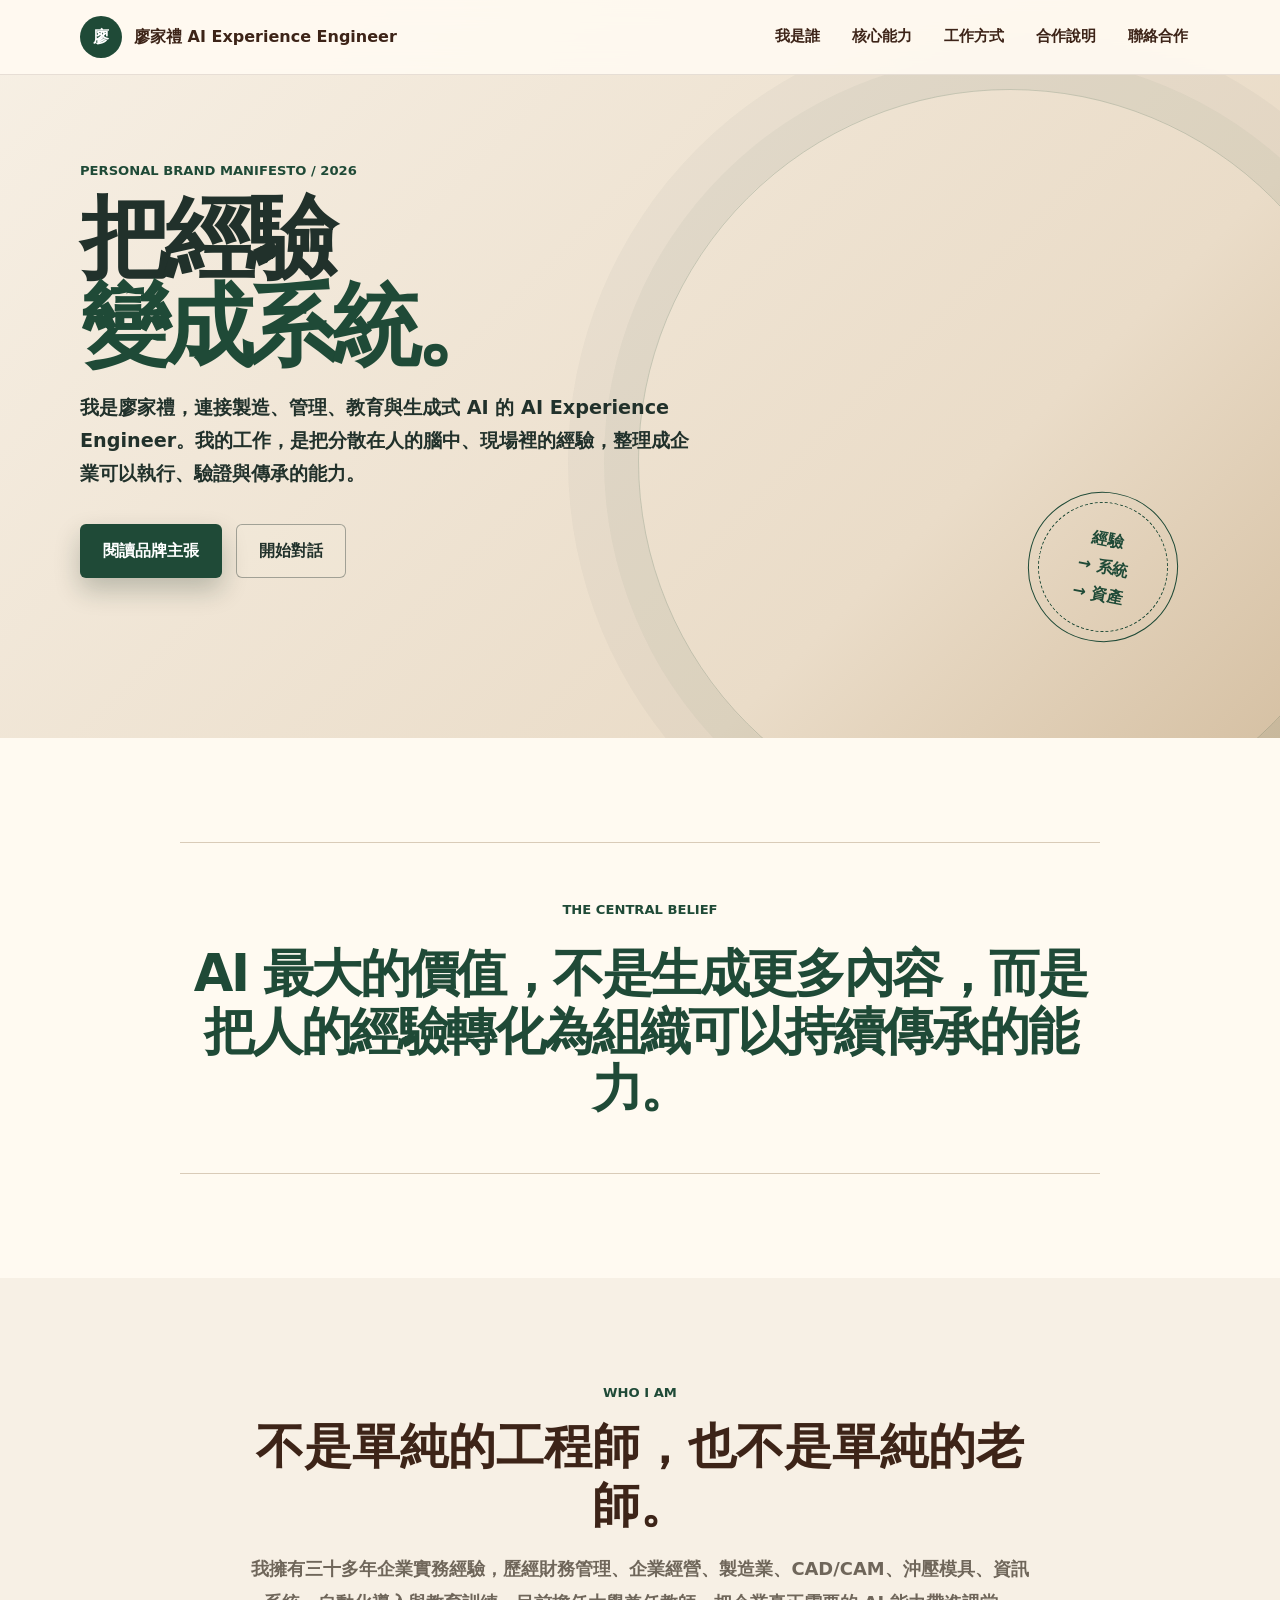
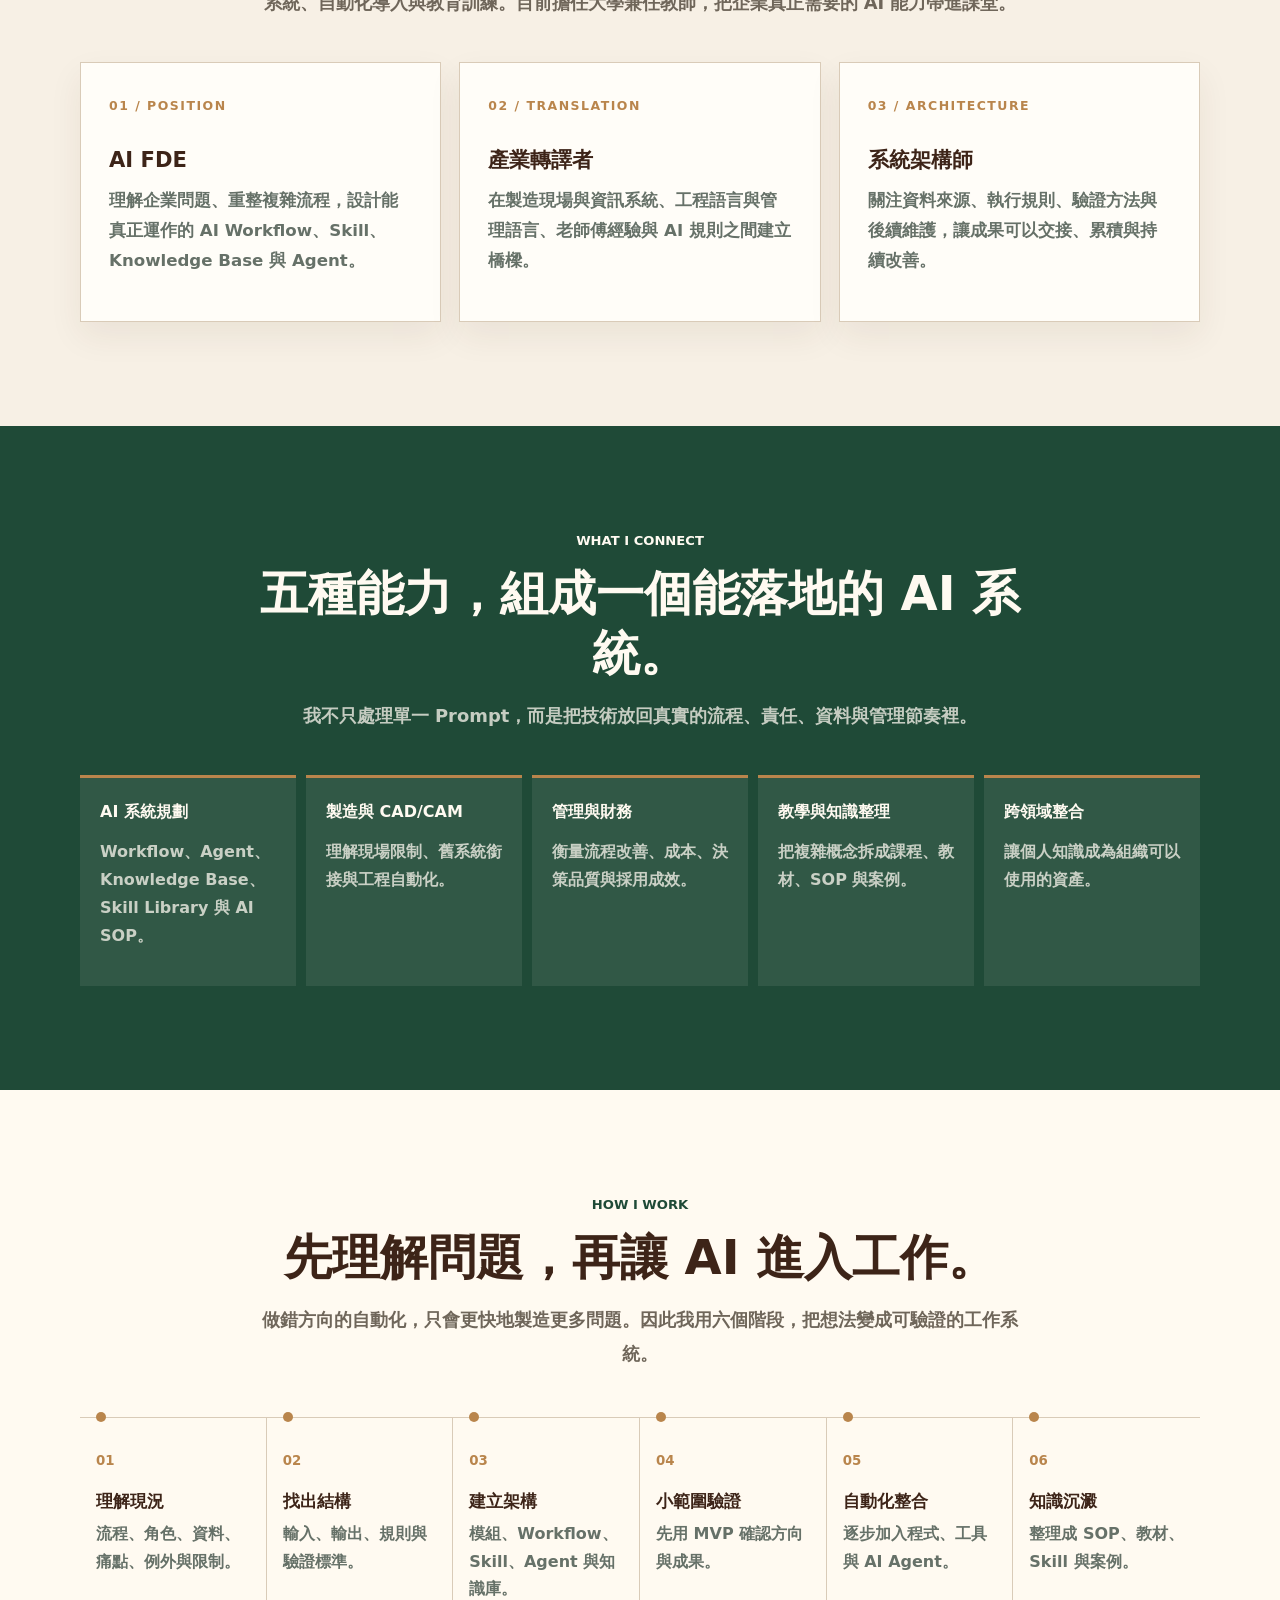
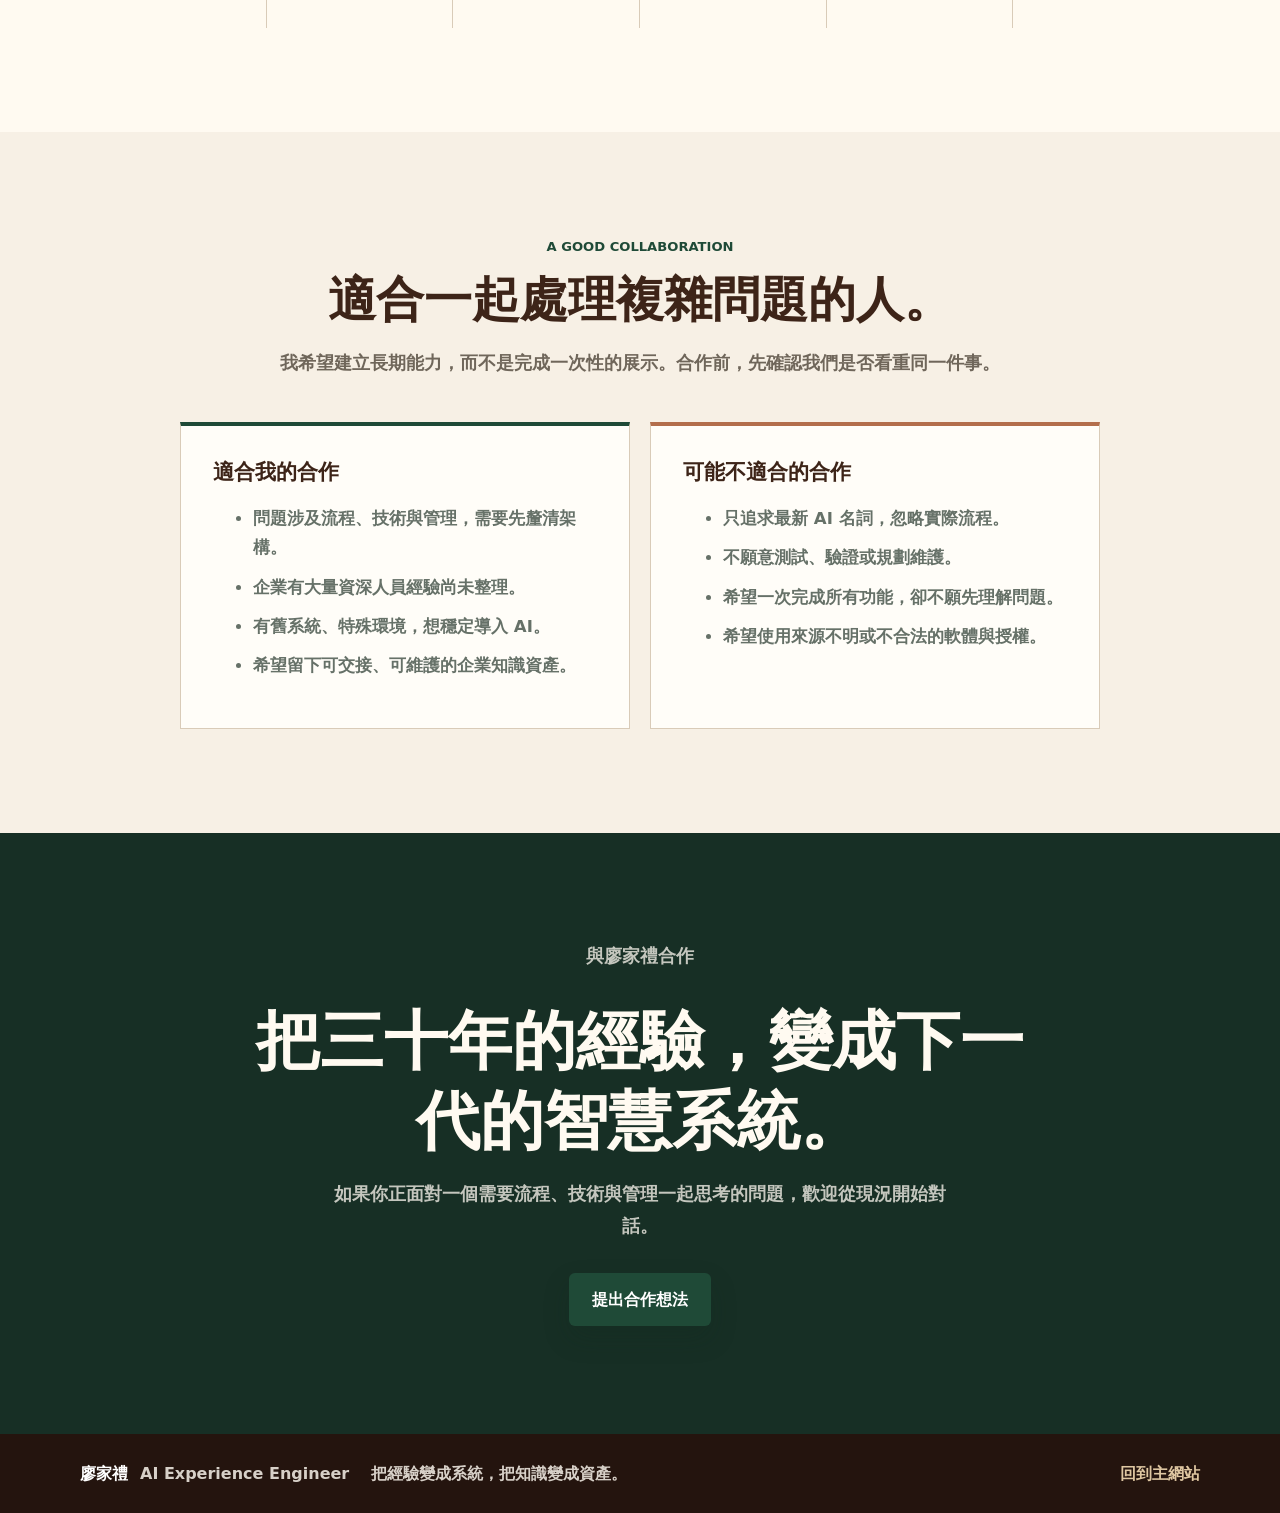
<file: brand-manifesto.html>
<!DOCTYPE html>
<html lang="zh-Hant">
<head>
  <meta charset="UTF-8">
  <meta name="viewport" content="width=device-width, initial-scale=1.0">
  <meta name="description" content="廖家禮的個人品牌宣言暨合作說明書：把經驗變成系統，把知識變成資產。">
  <title>廖家禮｜個人品牌宣言</title>
  <link rel="stylesheet" href="styles.css">
  <style>
    :root { --brand-ink:#21312b; --brand-green:#1f4a37; --brand-oak:#b9854c; --brand-cream:#f7f0e5; --brand-line:#d9cbb8; }
    body { background:var(--brand-cream); color:var(--brand-ink); }
    .manifesto-hero { min-height:82vh; display:grid; align-items:center; position:relative; overflow:hidden; background:linear-gradient(135deg,#f7f0e5 0%,#eadcc8 72%,#d6c1a4 100%); }
    .manifesto-hero:after { content:""; position:absolute; inset:12% -8% auto auto; width:58vw; height:58vw; border:1px solid rgba(31,74,55,.2); border-radius:50%; box-shadow:0 0 0 34px rgba(31,74,55,.04),0 0 0 70px rgba(31,74,55,.035); }
    .manifesto-hero .hero-content { position:relative; z-index:1; }
    .manifesto-hero h1 { max-width:760px; font-size:clamp(3rem,7vw,6.7rem); line-height:.98; letter-spacing:-.07em; }
    .manifesto-hero h1 em { color:var(--brand-green); font-style:normal; }
    .manifesto-hero .hero-copy { max-width:620px; font-size:1.2rem; }
    .manifesto-hero .hero-copy { color:var(--brand-ink); font-weight:700; }
    .manifesto-hero, .manifesto-section, .manifesto-cta, .site-header, .site-footer { font-weight:700; }
    .manifesto-hero p, .manifesto-section p, .manifesto-section li, .manifesto-cta p, .site-nav a, .site-footer span, .site-footer a { font-weight:700; }
    .manifesto-hero .btn.secondary { color:var(--brand-ink); border-color:rgba(33,49,43,.38); }
    .manifesto-stamp { position:absolute; right:8%; bottom:13%; z-index:2; width:150px; height:150px; display:grid; place-items:center; border:1px solid var(--brand-green); border-radius:50%; color:var(--brand-green); font-weight:900; text-align:center; transform:rotate(11deg); }
    .manifesto-stamp:before { content:""; position:absolute; inset:9px; border:1px dashed var(--brand-green); border-radius:50%; }
    .manifesto-stamp span { max-width:90px; }
    .manifesto-section { padding:104px 24px; }
    .manifesto-section.alt { background:#fffaf1; }
    .manifesto-section.dark { background:var(--brand-green); color:#fffaf1; }
    .manifesto-section.dark .section-heading h2,.manifesto-section.dark .eyebrow { color:#fffaf1; }
    .manifesto-section.dark p { color:rgba(255,250,241,.74); }
    .statement { max-width:920px; margin:0 auto; padding:56px 0; border-top:1px solid var(--brand-line); border-bottom:1px solid var(--brand-line); text-align:center; }
    .statement blockquote { margin:24px 0 0; color:var(--brand-green); font-size:clamp(2rem,4vw,4rem); line-height:1.12; font-weight:900; letter-spacing:-.05em; }
    .manifesto-grid { display:grid; grid-template-columns:repeat(3,1fr); gap:18px; max-width:1120px; margin:38px auto 0; }
    .manifesto-card { padding:28px; border:1px solid var(--brand-line); background:#fffdf8; box-shadow:0 14px 32px rgba(75,48,25,.07); }
    .manifesto-card .card-mark { color:var(--brand-oak); font-size:.78rem; font-weight:900; letter-spacing:.12em; }
    .manifesto-card h3 { margin:28px 0 12px; }
    .manifesto-card p,.manifesto-card li { color:#667168; }
    .principles { display:grid; grid-template-columns:repeat(5,1fr); gap:10px; max-width:1120px; margin:40px auto 0; }
    .principle { min-height:150px; padding:20px; border-top:3px solid var(--brand-oak); background:rgba(255,250,241,.08); }
    .principle strong { display:block; margin-bottom:12px; color:#fffaf1; }
    .process { display:grid; grid-template-columns:repeat(6,1fr); gap:0; max-width:1120px; margin:46px auto 0; border-top:1px solid var(--brand-line); }
    .process-step { position:relative; padding:28px 16px 10px; border-right:1px solid var(--brand-line); }
    .process-step:last-child { border-right:0; }
    .process-step:before { content:""; position:absolute; top:-6px; left:16px; width:10px; height:10px; border-radius:50%; background:var(--brand-oak); }
    .process-step small { color:var(--brand-oak); font-weight:900; }
    .process-step h3 { margin:16px 0 8px; font-size:1.05rem; }
    .process-step p { color:#667168; font-size:.9rem; }
    .fit-grid { display:grid; grid-template-columns:1fr 1fr; gap:20px; max-width:920px; margin:36px auto 0; }
    .fit-box { padding:32px; border:1px solid var(--brand-line); background:#fffdf8; }
    .fit-box.good { border-top:4px solid var(--brand-green); }
    .fit-box.bad { border-top:4px solid #b36e4c; }
    .fit-box h3 { margin-bottom:18px; }
    .fit-box li { margin:10px 0; color:#667168; }
    .manifesto-cta { padding:108px 24px; text-align:center; background:#172f25; color:#fffaf1; }
    .manifesto-cta h2 { max-width:780px; margin:0 auto 18px; color:#fffaf1; font-size:clamp(2.2rem,5vw,4.7rem); }
    .manifesto-cta p { max-width:620px; margin:0 auto 30px; color:rgba(255,250,241,.75); }
    /* Readability pass: enlarge copy while keeping the existing grid, widths and section spacing. */
    .manifesto-section .section-heading > p:not(.eyebrow) { font-size:1.12rem; line-height:1.9; }
    .manifesto-card p,.manifesto-card li { font-size:1.04rem; line-height:1.8; }
    .principle p { font-size:1rem; line-height:1.75; }
    .process-step p { font-size:1rem; line-height:1.7; }
    .fit-box li { font-size:1.04rem; line-height:1.75; }
    .manifesto-cta p { font-size:1.1rem; line-height:1.8; }
    @media(max-width:860px){ .manifesto-grid,.principles{grid-template-columns:repeat(2,1fr)} .process{grid-template-columns:repeat(3,1fr)} .manifesto-stamp{right:5%;bottom:8%;transform:scale(.8) rotate(11deg)} }
    @media(max-width:640px){ .manifesto-hero{min-height:88vh;padding:110px 18px 70px}.manifesto-hero h1{font-size:3.7rem}.manifesto-hero:after{width:95vw;height:95vw;right:-35vw;top:16%}.manifesto-stamp{right:14px;bottom:22px}.manifesto-section{padding:72px 18px}.manifesto-grid,.principles,.fit-grid{grid-template-columns:1fr}.process{grid-template-columns:1fr 1fr}.process-step{min-height:150px}.process-step:nth-child(2n){border-right:0}.process-step:nth-child(n+3){border-top:1px solid var(--brand-line)} }
  </style>
</head>
<body>
  <header class="site-header"><nav class="nav-wrap" aria-label="主要導覽"><a class="brand" href="#top"><span class="brand-mark">廖</span><span>廖家禮 AI Experience Engineer</span></a><button class="nav-toggle" type="button" aria-label="開啟選單" aria-expanded="false"><span></span><span></span><span></span></button><div class="site-nav"><a href="#who">我是誰</a><a href="#capability">核心能力</a><a href="#method">工作方式</a><a href="#fit">合作說明</a><a href="#contact">聯絡合作</a></div></nav></header>
  <main id="top">
    <section class="manifesto-hero"><div class="hero-content"><p class="eyebrow">Personal Brand Manifesto / 2026</p><h1>把經驗<br><em>變成系統。</em></h1><p class="hero-copy">我是廖家禮，連接製造、管理、教育與生成式 AI 的 AI Experience Engineer。我的工作，是把分散在人的腦中、現場裡的經驗，整理成企業可以執行、驗證與傳承的能力。</p><div class="hero-actions"><a class="btn primary" href="#statement">閱讀品牌主張</a><a class="btn secondary" href="#contact">開始對話</a></div></div><div class="manifesto-stamp"><span>經驗<br>→ 系統<br>→ 資產</span></div></section>
    <section id="statement" class="manifesto-section alt"><div class="statement"><p class="eyebrow">The central belief</p><blockquote>AI 最大的價值，不是生成更多內容，而是把人的經驗轉化為組織可以持續傳承的能力。</blockquote></div></section>
    <section id="who" class="manifesto-section"><div class="section-heading"><p class="eyebrow">Who I am</p><h2>不是單純的工程師，也不是單純的老師。</h2><p>我擁有三十多年企業實務經驗，歷經財務管理、企業經營、製造業、CAD/CAM、沖壓模具、資訊系統、自動化導入與教育訓練。目前擔任大學兼任教師，把企業真正需要的 AI 能力帶進課堂。</p></div><div class="manifesto-grid"><article class="manifesto-card"><span class="card-mark">01 / POSITION</span><h3>AI FDE</h3><p>理解企業問題、重整複雜流程，設計能真正運作的 AI Workflow、Skill、Knowledge Base 與 Agent。</p></article><article class="manifesto-card"><span class="card-mark">02 / TRANSLATION</span><h3>產業轉譯者</h3><p>在製造現場與資訊系統、工程語言與管理語言、老師傅經驗與 AI 規則之間建立橋樑。</p></article><article class="manifesto-card"><span class="card-mark">03 / ARCHITECTURE</span><h3>系統架構師</h3><p>關注資料來源、執行規則、驗證方法與後續維護，讓成果可以交接、累積與持續改善。</p></article></div></section>
    <section id="capability" class="manifesto-section dark"><div class="section-heading"><p class="eyebrow">What I connect</p><h2>五種能力，組成一個能落地的 AI 系統。</h2><p>我不只處理單一 Prompt，而是把技術放回真實的流程、責任、資料與管理節奏裡。</p></div><div class="principles"><div class="principle"><strong>AI 系統規劃</strong><p>Workflow、Agent、Knowledge Base、Skill Library 與 AI SOP。</p></div><div class="principle"><strong>製造與 CAD/CAM</strong><p>理解現場限制、舊系統銜接與工程自動化。</p></div><div class="principle"><strong>管理與財務</strong><p>衡量流程改善、成本、決策品質與採用成效。</p></div><div class="principle"><strong>教學與知識整理</strong><p>把複雜概念拆成課程、教材、SOP 與案例。</p></div><div class="principle"><strong>跨領域整合</strong><p>讓個人知識成為組織可以使用的資產。</p></div></div></section>
    <section id="method" class="manifesto-section alt"><div class="section-heading"><p class="eyebrow">How I work</p><h2>先理解問題，再讓 AI 進入工作。</h2><p>做錯方向的自動化，只會更快地製造更多問題。因此我用六個階段，把想法變成可驗證的工作系統。</p></div><div class="process"><div class="process-step"><small>01</small><h3>理解現況</h3><p>流程、角色、資料、痛點、例外與限制。</p></div><div class="process-step"><small>02</small><h3>找出結構</h3><p>輸入、輸出、規則與驗證標準。</p></div><div class="process-step"><small>03</small><h3>建立架構</h3><p>模組、Workflow、Skill、Agent 與知識庫。</p></div><div class="process-step"><small>04</small><h3>小範圍驗證</h3><p>先用 MVP 確認方向與成果。</p></div><div class="process-step"><small>05</small><h3>自動化整合</h3><p>逐步加入程式、工具與 AI Agent。</p></div><div class="process-step"><small>06</small><h3>知識沉澱</h3><p>整理成 SOP、教材、Skill 與案例。</p></div></div></section>
    <section id="fit" class="manifesto-section"><div class="section-heading"><p class="eyebrow">A good collaboration</p><h2>適合一起處理複雜問題的人。</h2><p>我希望建立長期能力，而不是完成一次性的展示。合作前，先確認我們是否看重同一件事。</p></div><div class="fit-grid"><article class="fit-box good"><h3>適合我的合作</h3><ul><li>問題涉及流程、技術與管理，需要先釐清架構。</li><li>企業有大量資深人員經驗尚未整理。</li><li>有舊系統、特殊環境，想穩定導入 AI。</li><li>希望留下可交接、可維護的企業知識資產。</li></ul></article><article class="fit-box bad"><h3>可能不適合的合作</h3><ul><li>只追求最新 AI 名詞，忽略實際流程。</li><li>不願意測試、驗證或規劃維護。</li><li>希望一次完成所有功能，卻不願先理解問題。</li><li>希望使用來源不明或不合法的軟體與授權。</li></ul></article></div></section>
    <section id="contact" class="manifesto-cta"><p class="eyebrow">與廖家禮合作</p><h2>把三十年的經驗，變成下一代的智慧系統。</h2><p>如果你正面對一個需要流程、技術與管理一起思考的問題，歡迎從現況開始對話。</p><a class="btn primary" href="mailto:peter.liao@example.com">提出合作想法</a></section>
  </main>
  <footer class="site-footer"><div><strong>廖家禮</strong><span>AI Experience Engineer</span></div><div>把經驗變成系統，把知識變成資產。</div><nav><a href="index.html">回到主網站</a></nav></footer>
  <script src="app.js"></script>
</body>
</html>
</file>
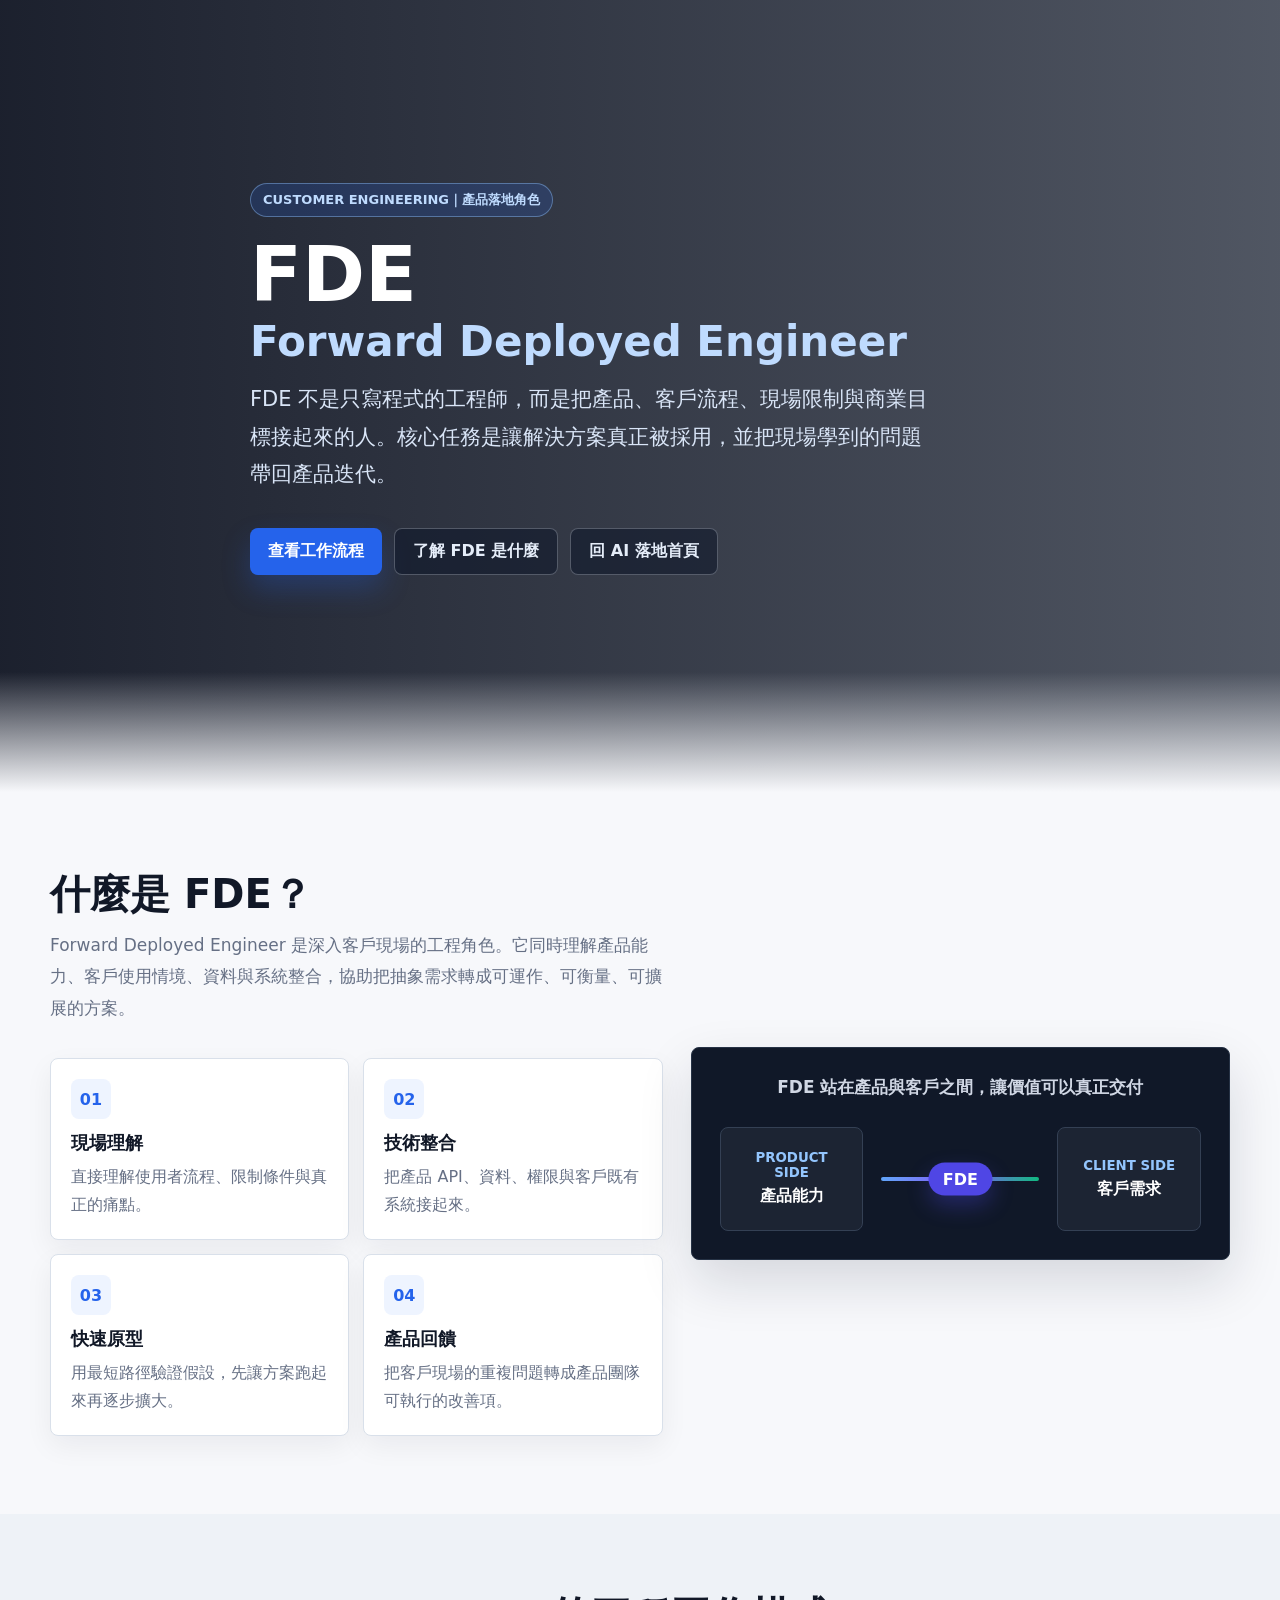
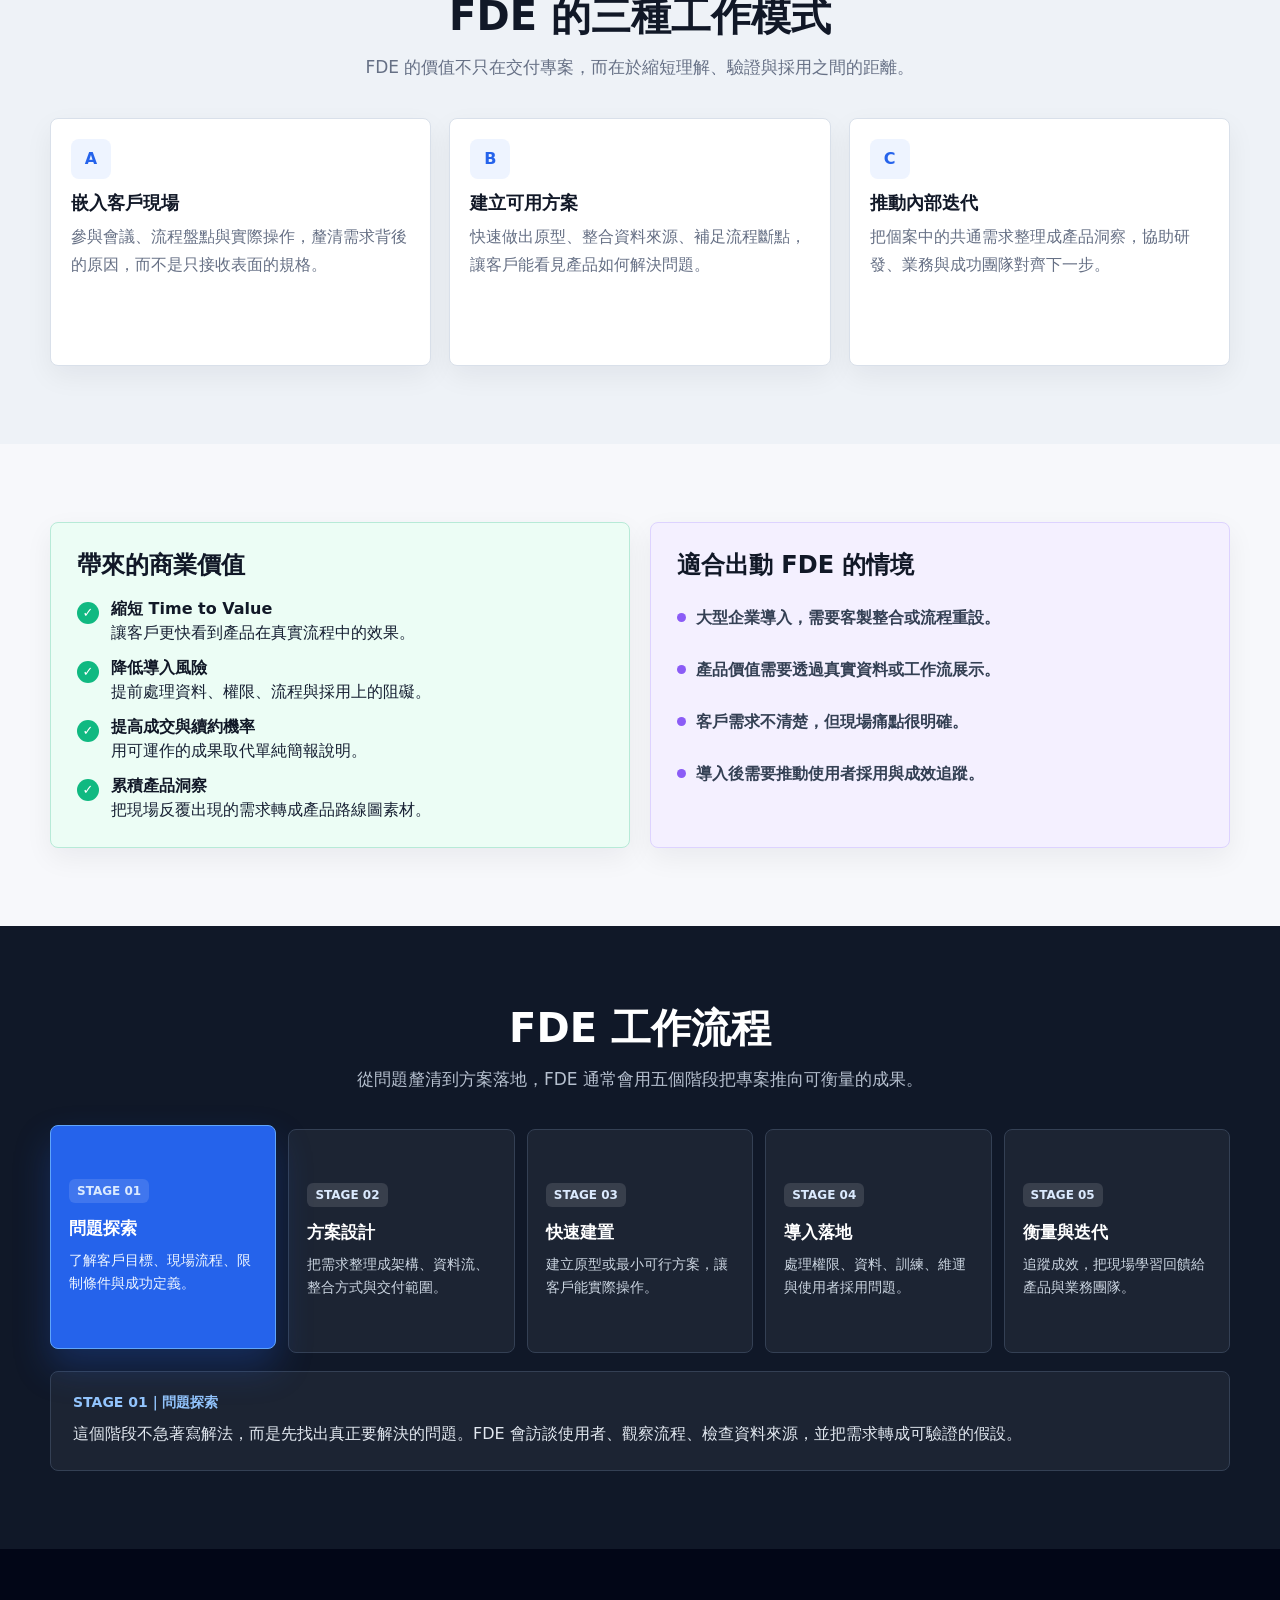
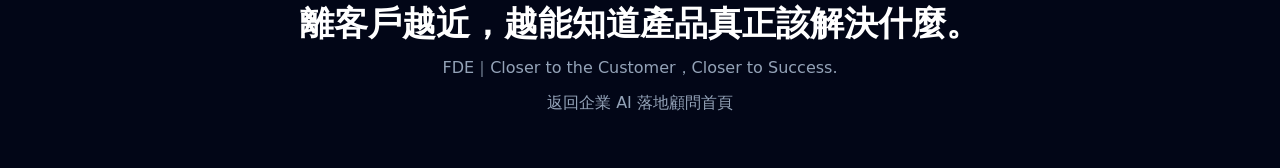
<file: fde.html>
<!DOCTYPE html>
<html lang="zh-Hant">
<head>
  <meta charset="UTF-8">
  <meta name="viewport" content="width=device-width, initial-scale=1.0">
  <title>FDE｜Forward Deployed Engineer</title>
  <style>
    :root {
      --bg: #f7f8fb;
      --ink: #172033;
      --muted: #667085;
      --line: #d9e0ea;
      --panel: #ffffff;
      --slate: #101828;
      --blue: #2563eb;
      --blue-2: #60a5fa;
      --indigo: #4f46e5;
      --green: #10b981;
      --purple: #8b5cf6;
      --amber: #f59e0b;
      --radius: 8px;
      --shadow: 0 22px 54px rgba(15, 23, 42, 0.14);
    }

    * {
      box-sizing: border-box;
    }

    html {
      scroll-behavior: smooth;
    }

    body {
      margin: 0;
      background: var(--bg);
      color: var(--ink);
      font-family: "Microsoft JhengHei", "Noto Sans TC", system-ui, sans-serif;
      letter-spacing: 0;
    }

    a {
      color: inherit;
      text-decoration: none;
    }

    button {
      font: inherit;
    }

    .hero {
      position: relative;
      min-height: 88vh;
      display: grid;
      align-items: center;
      overflow: hidden;
      color: #ffffff;
      background:
        linear-gradient(90deg, rgba(9, 14, 28, 0.92), rgba(16, 24, 40, 0.72)),
        url("https://images.unsplash.com/photo-1551288049-bebda4e38f71?auto=format&fit=crop&w=1800&q=80") center / cover;
    }

    .hero::after {
      content: "";
      position: absolute;
      inset: auto 0 0;
      height: 120px;
      background: linear-gradient(180deg, transparent, var(--bg));
      pointer-events: none;
    }

    .wrap {
      width: min(1180px, calc(100% - 32px));
      margin: 0 auto;
    }

    .hero-inner {
      position: relative;
      z-index: 1;
      max-width: 780px;
      padding: 84px 0 118px;
    }

    .eyebrow {
      display: inline-flex;
      align-items: center;
      gap: 8px;
      padding: 7px 12px;
      border: 1px solid rgba(147, 197, 253, 0.42);
      border-radius: 999px;
      background: rgba(37, 99, 235, 0.18);
      color: #bfdbfe;
      font-size: 13px;
      font-weight: 800;
      text-transform: uppercase;
    }

    h1 {
      margin: 20px 0 18px;
      font-size: clamp(38px, 7vw, 76px);
      line-height: 1;
      letter-spacing: 0;
    }

    .hero-title span {
      display: block;
      color: #bfdbfe;
      font-size: clamp(24px, 4vw, 42px);
      margin-top: 8px;
    }

    .lead {
      max-width: 690px;
      margin: 0;
      color: #d9e5f7;
      font-size: clamp(17px, 2vw, 21px);
      line-height: 1.8;
    }

    .actions {
      display: flex;
      flex-wrap: wrap;
      gap: 12px;
      margin-top: 34px;
    }

    .btn {
      display: inline-flex;
      align-items: center;
      justify-content: center;
      min-height: 46px;
      padding: 12px 18px;
      border-radius: var(--radius);
      font-weight: 800;
      transition: transform 0.16s ease, background 0.16s ease, border-color 0.16s ease;
    }

    .btn:hover {
      transform: translateY(-1px);
    }

    .btn.primary {
      background: var(--blue);
      color: #ffffff;
      box-shadow: 0 14px 28px rgba(37, 99, 235, 0.26);
    }

    .btn.primary:hover {
      background: #1d4ed8;
    }

    .btn.secondary {
      color: #e5edf9;
      border: 1px solid rgba(226, 232, 240, 0.28);
      background: rgba(15, 23, 42, 0.58);
    }

    section {
      padding: 78px 0;
    }

    .section-head {
      max-width: 700px;
      margin-bottom: 34px;
    }

    .section-head.center {
      margin-left: auto;
      margin-right: auto;
      text-align: center;
    }

    h2 {
      margin: 0 0 12px;
      font-size: clamp(28px, 4vw, 40px);
      line-height: 1.2;
      letter-spacing: 0;
      color: #111827;
    }

    .section-head p,
    .body-copy {
      margin: 0;
      color: var(--muted);
      font-size: 17px;
      line-height: 1.85;
    }

    .about-grid {
      display: grid;
      grid-template-columns: minmax(0, 1fr) minmax(340px, 0.88fr);
      gap: 28px;
      align-items: center;
    }

    .feature-grid {
      display: grid;
      grid-template-columns: repeat(2, minmax(0, 1fr));
      gap: 14px;
      margin-top: 28px;
    }

    .card {
      background: var(--panel);
      border: 1px solid var(--line);
      border-radius: var(--radius);
      padding: 20px;
      box-shadow: 0 10px 28px rgba(15, 23, 42, 0.06);
    }

    .feature-card {
      min-height: 148px;
    }

    .icon {
      width: 40px;
      height: 40px;
      display: grid;
      place-items: center;
      margin-bottom: 12px;
      border-radius: var(--radius);
      background: #eef4ff;
      color: var(--blue);
      font-weight: 900;
    }

    h3,
    h4 {
      margin: 0;
      color: #111827;
    }

    .feature-card h4,
    .mode-card h3 {
      margin-bottom: 8px;
      font-size: 18px;
    }

    .feature-card p,
    .mode-card p,
    .scenario li,
    .detail-panel p {
      margin: 0;
      color: var(--muted);
      line-height: 1.75;
    }

    .bridge-card {
      position: relative;
      overflow: hidden;
      background: var(--slate);
      color: #ffffff;
      border-color: #263245;
      padding: 28px;
      box-shadow: var(--shadow);
    }

    .bridge-card h3 {
      color: #d0d7e4;
      text-align: center;
      font-size: 17px;
      margin-bottom: 28px;
    }

    .bridge {
      display: grid;
      grid-template-columns: 1fr 1.1fr 1fr;
      gap: 18px;
      align-items: center;
    }

    .bridge-box {
      min-height: 104px;
      display: grid;
      place-items: center;
      text-align: center;
      border: 1px solid #344054;
      border-radius: var(--radius);
      background: rgba(255, 255, 255, 0.05);
      padding: 16px;
    }

    .bridge-box small {
      display: block;
      color: #93c5fd;
      font-weight: 900;
      margin-bottom: 6px;
    }

    .bridge-line {
      position: relative;
      height: 4px;
      border-radius: 999px;
      background: linear-gradient(90deg, var(--blue-2), var(--purple), var(--green));
    }

    .bridge-line strong {
      position: absolute;
      left: 50%;
      top: 50%;
      transform: translate(-50%, -50%);
      padding: 7px 14px;
      border-radius: 999px;
      background: var(--indigo);
      color: #ffffff;
      box-shadow: 0 10px 22px rgba(79, 70, 229, 0.32);
    }

    .band {
      background: #eef2f7;
    }

    .mode-grid {
      display: grid;
      grid-template-columns: repeat(3, minmax(0, 1fr));
      gap: 18px;
    }

    .mode-card {
      min-height: 248px;
      transition: transform 0.16s ease, box-shadow 0.16s ease;
    }

    .mode-card:hover {
      transform: translateY(-4px);
      box-shadow: var(--shadow);
    }

    .value-grid {
      display: grid;
      grid-template-columns: repeat(2, minmax(0, 1fr));
      gap: 20px;
    }

    .value-card {
      padding: 26px;
    }

    .value-card.green {
      background: #ecfdf5;
      border-color: #b7ead7;
    }

    .value-card.purple {
      background: #f4f0ff;
      border-color: #ddd3ff;
    }

    .value-card h3 {
      margin-bottom: 18px;
      font-size: 24px;
    }

    .check-list,
    .scenario {
      display: grid;
      gap: 14px;
      margin: 0;
      padding: 0;
      list-style: none;
    }

    .check-list li {
      display: grid;
      grid-template-columns: 24px minmax(0, 1fr);
      gap: 10px;
      align-items: start;
    }

    .check {
      width: 22px;
      height: 22px;
      display: grid;
      place-items: center;
      border-radius: 999px;
      background: var(--green);
      color: #ffffff;
      font-size: 13px;
      font-weight: 900;
      margin-top: 3px;
    }

    .check-list strong {
      display: block;
      margin-bottom: 3px;
      color: #111827;
    }

    .scenario li {
      display: flex;
      align-items: center;
      gap: 10px;
      min-height: 38px;
      font-weight: 800;
      color: #344054;
    }

    .dot {
      width: 9px;
      height: 9px;
      flex: 0 0 auto;
      border-radius: 999px;
      background: var(--purple);
    }

    .workflow-section {
      color: #ffffff;
      background: #101828;
    }

    .workflow-section h2 {
      color: #ffffff;
    }

    .workflow-section .section-head p {
      color: #b6c0cf;
    }

    .workflow-grid {
      display: grid;
      grid-template-columns: repeat(5, minmax(0, 1fr));
      gap: 12px;
    }

    .step-card {
      min-height: 224px;
      padding: 18px;
      text-align: left;
      border: 1px solid #344054;
      border-radius: var(--radius);
      background: rgba(255, 255, 255, 0.05);
      color: #ffffff;
      cursor: pointer;
      transition: transform 0.16s ease, background 0.16s ease, border-color 0.16s ease;
    }

    .step-card:hover,
    .step-card:focus-visible {
      border-color: #93c5fd;
      background: rgba(255, 255, 255, 0.08);
      outline: none;
    }

    .step-card.active {
      transform: translateY(-4px);
      background: var(--blue);
      border-color: var(--blue-2);
      box-shadow: 0 18px 36px rgba(37, 99, 235, 0.26);
    }

    .stage {
      display: inline-flex;
      padding: 5px 8px;
      margin-bottom: 14px;
      border-radius: 6px;
      background: rgba(255, 255, 255, 0.12);
      color: #dbeafe;
      font-size: 12px;
      font-weight: 900;
    }

    .step-card h3 {
      color: #ffffff;
      font-size: 17px;
      line-height: 1.4;
      margin-bottom: 8px;
    }

    .step-card p {
      margin: 0;
      color: #cbd5e1;
      font-size: 14px;
      line-height: 1.65;
    }

    .step-card.active p {
      color: #eff6ff;
    }

    .detail-panel {
      margin-top: 18px;
      padding: 22px;
      border: 1px solid #344054;
      border-radius: var(--radius);
      background: rgba(255, 255, 255, 0.05);
    }

    .detail-panel h4 {
      margin-bottom: 8px;
      color: #93c5fd;
      font-size: 14px;
      text-transform: uppercase;
    }

    .detail-panel p {
      color: #e2e8f0;
    }

    footer {
      padding: 54px 0;
      text-align: center;
      color: #cbd5e1;
      background: #020617;
    }

    footer h2 {
      max-width: 780px;
      margin: 0 auto 14px;
      color: #ffffff;
      font-size: clamp(24px, 3vw, 34px);
    }

    footer p {
      margin: 0;
      color: #94a3b8;
    }

    @media (max-width: 980px) {
      .about-grid,
      .value-grid,
      .bridge,
      .mode-grid,
      .workflow-grid {
        grid-template-columns: 1fr;
      }

      .bridge-line {
        height: 70px;
        width: 4px;
        margin: 0 auto;
      }
    }

    @media (max-width: 620px) {
      .wrap {
        width: min(100% - 22px, 1180px);
      }

      section {
        padding: 58px 0;
      }

      .hero-inner {
        padding: 72px 0 104px;
      }

      .feature-grid {
        grid-template-columns: 1fr;
      }

      .btn {
        width: 100%;
      }
    }
  </style>
</head>
<body>
  <header class="hero">
    <div class="wrap hero-inner">
      <span class="eyebrow">Customer Engineering｜產品落地角色</span>
      <h1 class="hero-title">FDE<span>Forward Deployed Engineer</span></h1>
      <p class="lead">FDE 不是只寫程式的工程師，而是把產品、客戶流程、現場限制與商業目標接起來的人。核心任務是讓解決方案真正被採用，並把現場學到的問題帶回產品迭代。</p>
      <div class="actions">
        <a class="btn primary" href="#workflow">查看工作流程</a>
        <a class="btn secondary" href="#about">了解 FDE 是什麼</a>
        <a class="btn secondary" href="index.html">回 AI 落地首頁</a>
      </div>
    </div>
  </header>

  <main>
    <section id="about">
      <div class="wrap about-grid">
        <div>
          <div class="section-head">
            <h2>什麼是 FDE？</h2>
            <p>Forward Deployed Engineer 是深入客戶現場的工程角色。它同時理解產品能力、客戶使用情境、資料與系統整合，協助把抽象需求轉成可運作、可衡量、可擴展的方案。</p>
          </div>
          <div class="feature-grid">
            <article class="card feature-card">
              <div class="icon">01</div>
              <h4>現場理解</h4>
              <p>直接理解使用者流程、限制條件與真正的痛點。</p>
            </article>
            <article class="card feature-card">
              <div class="icon">02</div>
              <h4>技術整合</h4>
              <p>把產品 API、資料、權限與客戶既有系統接起來。</p>
            </article>
            <article class="card feature-card">
              <div class="icon">03</div>
              <h4>快速原型</h4>
              <p>用最短路徑驗證假設，先讓方案跑起來再逐步擴大。</p>
            </article>
            <article class="card feature-card">
              <div class="icon">04</div>
              <h4>產品回饋</h4>
              <p>把客戶現場的重複問題轉成產品團隊可執行的改善項。</p>
            </article>
          </div>
        </div>

        <article class="card bridge-card">
          <h3>FDE 站在產品與客戶之間，讓價值可以真正交付</h3>
          <div class="bridge">
            <div class="bridge-box">
              <div>
                <small>PRODUCT SIDE</small>
                <strong>產品能力</strong>
              </div>
            </div>
            <div class="bridge-line"><strong>FDE</strong></div>
            <div class="bridge-box">
              <div>
                <small>CLIENT SIDE</small>
                <strong>客戶需求</strong>
              </div>
            </div>
          </div>
        </article>
      </div>
    </section>

    <section class="band">
      <div class="wrap">
        <div class="section-head center">
          <h2>FDE 的三種工作模式</h2>
          <p>FDE 的價值不只在交付專案，而在於縮短理解、驗證與採用之間的距離。</p>
        </div>
        <div class="mode-grid">
          <article class="card mode-card">
            <div class="icon">A</div>
            <h3>嵌入客戶現場</h3>
            <p>參與會議、流程盤點與實際操作，釐清需求背後的原因，而不是只接收表面的規格。</p>
          </article>
          <article class="card mode-card">
            <div class="icon">B</div>
            <h3>建立可用方案</h3>
            <p>快速做出原型、整合資料來源、補足流程斷點，讓客戶能看見產品如何解決問題。</p>
          </article>
          <article class="card mode-card">
            <div class="icon">C</div>
            <h3>推動內部迭代</h3>
            <p>把個案中的共通需求整理成產品洞察，協助研發、業務與成功團隊對齊下一步。</p>
          </article>
        </div>
      </div>
    </section>

    <section>
      <div class="wrap value-grid">
        <article class="card value-card green">
          <h3>帶來的商業價值</h3>
          <ul class="check-list">
            <li><span class="check">✓</span><div><strong>縮短 Time to Value</strong><span>讓客戶更快看到產品在真實流程中的效果。</span></div></li>
            <li><span class="check">✓</span><div><strong>降低導入風險</strong><span>提前處理資料、權限、流程與採用上的阻礙。</span></div></li>
            <li><span class="check">✓</span><div><strong>提高成交與續約機率</strong><span>用可運作的成果取代單純簡報說明。</span></div></li>
            <li><span class="check">✓</span><div><strong>累積產品洞察</strong><span>把現場反覆出現的需求轉成產品路線圖素材。</span></div></li>
          </ul>
        </article>

        <article class="card value-card purple">
          <h3>適合出動 FDE 的情境</h3>
          <ul class="scenario">
            <li><span class="dot"></span><span>大型企業導入，需要客製整合或流程重設。</span></li>
            <li><span class="dot"></span><span>產品價值需要透過真實資料或工作流展示。</span></li>
            <li><span class="dot"></span><span>客戶需求不清楚，但現場痛點很明確。</span></li>
            <li><span class="dot"></span><span>導入後需要推動使用者採用與成效追蹤。</span></li>
          </ul>
        </article>
      </div>
    </section>

    <section id="workflow" class="workflow-section">
      <div class="wrap">
        <div class="section-head center">
          <h2>FDE 工作流程</h2>
          <p>從問題釐清到方案落地，FDE 通常會用五個階段把專案推向可衡量的成果。</p>
        </div>
        <div class="workflow-grid" id="workflowGrid"></div>
        <article class="detail-panel" id="detailPanel" aria-live="polite">
          <h4 id="detailTitle"></h4>
          <p id="detailText"></p>
        </article>
      </div>
    </section>
  </main>

  <footer>
    <div class="wrap">
      <h2>離客戶越近，越能知道產品真正該解決什麼。</h2>
      <p>FDE｜Closer to the Customer，Closer to Success.</p>
      <p style="margin-top: 14px;"><a href="index.html">返回企業 AI 落地顧問首頁</a></p>
    </div>
  </footer>

  <script>
    const workflow = [
      {
        step: "01",
        title: "問題探索",
        desc: "了解客戶目標、現場流程、限制條件與成功定義。",
        detail: "這個階段不急著寫解法，而是先找出真正要解決的問題。FDE 會訪談使用者、觀察流程、檢查資料來源，並把需求轉成可驗證的假設。"
      },
      {
        step: "02",
        title: "方案設計",
        desc: "把需求整理成架構、資料流、整合方式與交付範圍。",
        detail: "FDE 會決定哪些部分用產品既有能力，哪些部分需要客製、串接或流程調整，並把技術可行性與商業價值放在同一張圖上討論。"
      },
      {
        step: "03",
        title: "快速建置",
        desc: "建立原型或最小可行方案，讓客戶能實際操作。",
        detail: "這個階段重點是速度與可用性。先做出能驗證價值的版本，再根據現場回饋修正，不把時間花在還沒被證明必要的功能上。"
      },
      {
        step: "04",
        title: "導入落地",
        desc: "處理權限、資料、訓練、維運與使用者採用問題。",
        detail: "FDE 會協助跨部門溝通，讓方案從 demo 變成真實工作流程的一部分，並確保使用者知道何時用、怎麼用、用完後看什麼指標。"
      },
      {
        step: "05",
        title: "衡量與迭代",
        desc: "追蹤成效，把現場學習回饋給產品與業務團隊。",
        detail: "完成導入後，FDE 會觀察使用率、節省時間、錯誤率或其他關鍵指標，並整理出哪些功能應該產品化，哪些流程還需要調整。"
      }
    ];

    let activeStep = 0;
    const grid = document.getElementById("workflowGrid");
    const detailTitle = document.getElementById("detailTitle");
    const detailText = document.getElementById("detailText");

    function renderWorkflow() {
      grid.innerHTML = workflow.map((item, index) => `
        <button class="step-card ${index === activeStep ? "active" : ""}" type="button" data-index="${index}" aria-pressed="${index === activeStep}">
          <span class="stage">STAGE ${item.step}</span>
          <h3>${item.title}</h3>
          <p>${item.desc}</p>
        </button>
      `).join("");

      detailTitle.textContent = `STAGE ${workflow[activeStep].step}｜${workflow[activeStep].title}`;
      detailText.textContent = workflow[activeStep].detail;

      grid.querySelectorAll(".step-card").forEach(button => {
        button.addEventListener("click", () => {
          activeStep = Number(button.dataset.index);
          renderWorkflow();
        });
      });
    }

    renderWorkflow();
  </script>
</body>
</html>
</file>
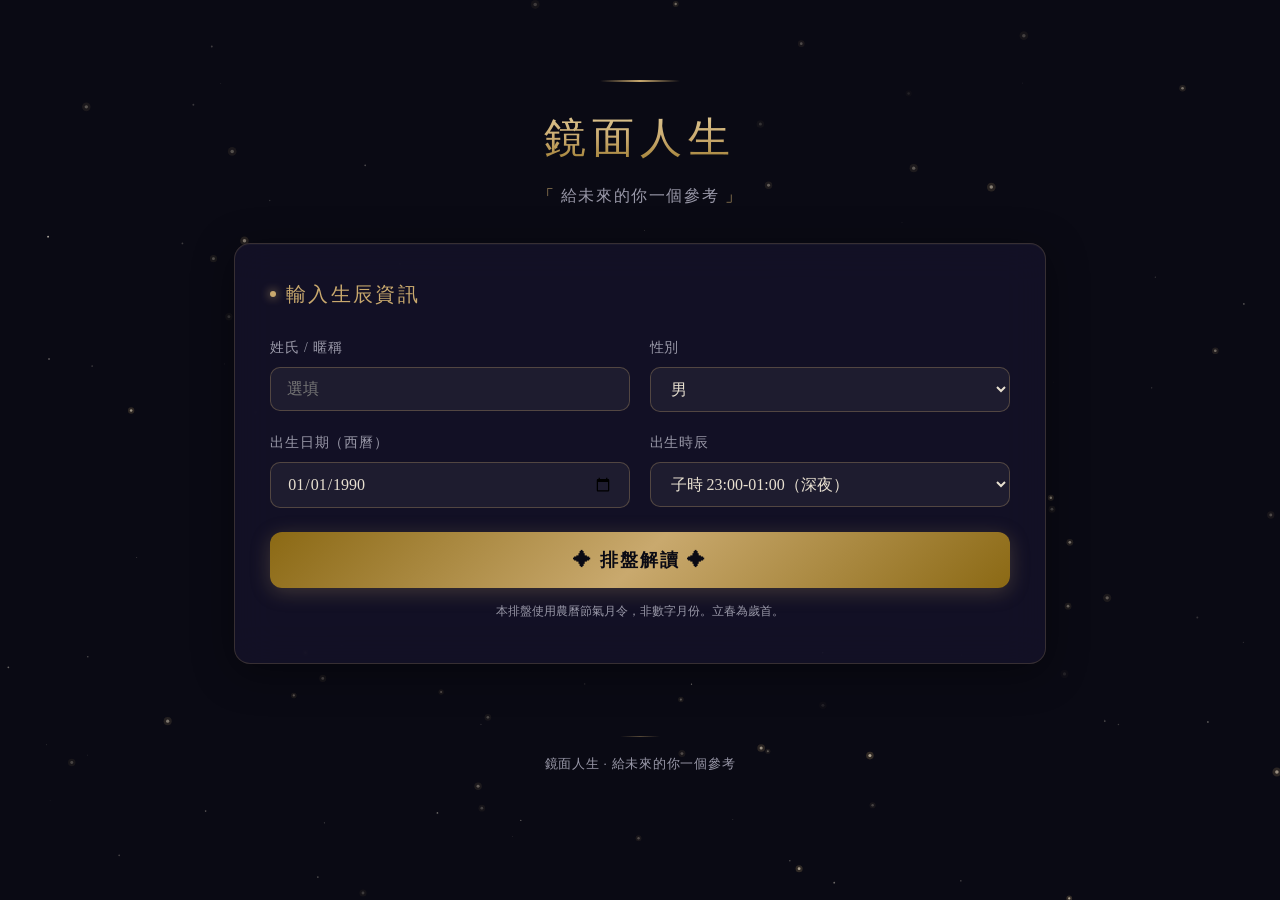
<file: mirror-life.html>
<!DOCTYPE html>
<html lang="zh-TW">
<head>
    <meta charset="UTF-8">
    <meta name="viewport" content="width=device-width, initial-scale=1.0">
    <title>鏡面人生 - 給未來的你一個參考</title>
    <style>
        :root {
            --bg-deep: #0a0a14;
            --bg-card: rgba(20, 18, 40, 0.85);
            --gold: #c9a96e;
            --gold-light: #e8d5a3;
            --gold-dark: #8b6914;
            --jade: #5b8c5a;
            --jade-light: #8fbc8f;
            --text: #e8e0d0;
            --text-dim: #9998a8;
            --red: #c0392b;
            --red-light: #e74c3c;
            --water: #4a90d9;
            --fire: #e0503c;
            --wood: #5b8c5a;
            --earth: #c9a040;
            --metal: #d4c8a8;
        }

        * { margin: 0; padding: 0; box-sizing: border-box; }

        body {
            font-family: "Noto Serif TC", "STSong", "SimSun", "KaiTi", "微軟正黑體", "Microsoft JhengHei", serif;
            background: var(--bg-deep);
            color: var(--text);
            min-height: 100vh;
            overflow-x: hidden;
            line-height: 1.8;
        }

        #starfield {
            position: fixed; top: 0; left: 0; width: 100%; height: 100%;
            z-index: 0; pointer-events: none;
        }

        .container {
            position: relative; z-index: 1;
            max-width: 860px; margin: 0 auto; padding: 2rem 1.5rem;
        }

        /* ── Header ── */
        .header {
            text-align: center; padding: 3rem 0 2rem;
        }
        .header .decor {
            width: 80px; height: 2px;
            background: linear-gradient(90deg, transparent, var(--gold), transparent);
            margin: 0 auto 1.2rem;
        }
        .header h1 {
            font-size: 2.6rem; font-weight: 400;
            background: linear-gradient(180deg, var(--gold-light) 0%, var(--gold) 50%, var(--gold-dark) 100%);
            -webkit-background-clip: text; -webkit-text-fill-color: transparent;
            background-clip: text;
            letter-spacing: 0.15em;
            margin-bottom: 0.4rem;
        }
        .header .subtitle {
            font-size: 1rem; color: var(--text-dim);
            letter-spacing: 0.1em;
        }
        .header .subtitle::before { content: "「 "; color: var(--gold); }
        .header .subtitle::after { content: " 」"; color: var(--gold); }

        /* ── Form Section ── */
        .section-card {
            background: var(--bg-card);
            border: 1px solid rgba(201, 169, 110, 0.2);
            border-radius: 16px;
            padding: 2rem 2.2rem;
            margin-bottom: 2rem;
            backdrop-filter: blur(20px);
            -webkit-backdrop-filter: blur(20px);
            box-shadow: 0 8px 40px rgba(0, 0, 0, 0.4),
                        inset 0 1px 0 rgba(255, 255, 255, 0.03);
            transition: transform 0.3s, box-shadow 0.3s;
        }
        .section-card:hover {
            box-shadow: 0 12px 50px rgba(0, 0, 0, 0.5),
                        0 0 30px rgba(201, 169, 110, 0.08),
                        inset 0 1px 0 rgba(255, 255, 255, 0.05);
        }

        .section-title {
            font-size: 1.25rem; color: var(--gold);
            letter-spacing: 0.12em;
            margin-bottom: 1.5rem;
            display: flex; align-items: center; gap: 0.6rem;
        }
        .section-title::before {
            content: ''; display: inline-block;
            width: 6px; height: 6px;
            background: var(--gold); border-radius: 50%;
            box-shadow: 0 0 10px var(--gold);
        }

        .form-grid {
            display: grid; grid-template-columns: 1fr 1fr;
            gap: 1.2rem;
        }
        .form-group { display: flex; flex-direction: column; gap: 0.4rem; }
        .form-group.full { grid-column: 1 / -1; }
        .form-group label {
            font-size: 0.85rem; color: var(--text-dim);
            letter-spacing: 0.06em;
        }
        .form-group input,
        .form-group select {
            padding: 0.75rem 1rem;
            background: rgba(255, 255, 255, 0.05);
            border: 1px solid rgba(201, 169, 110, 0.3);
            border-radius: 10px;
            color: var(--text);
            font-size: 1rem;
            font-family: inherit;
            outline: none;
            transition: border-color 0.3s, box-shadow 0.3s;
        }
        .form-group input:focus,
        .form-group select:focus {
            border-color: var(--gold);
            box-shadow: 0 0 15px rgba(201, 169, 110, 0.15);
        }
        .form-group select { cursor: pointer; }
        .form-group select option {
            background: #1a1830; color: var(--text);
        }

        .btn-primary {
            display: block; width: 100%;
            padding: 1rem;
            background: linear-gradient(135deg, var(--gold-dark), var(--gold), var(--gold-dark));
            color: #0a0a14;
            border: none; border-radius: 12px;
            font-size: 1.1rem; font-family: inherit;
            letter-spacing: 0.12em;
            cursor: pointer;
            font-weight: 700;
            transition: all 0.3s;
            box-shadow: 0 4px 20px rgba(201, 169, 110, 0.25);
        }
        .btn-primary:hover {
            transform: translateY(-2px);
            box-shadow: 0 6px 30px rgba(201, 169, 110, 0.4);
        }
        .btn-primary:active { transform: translateY(0); }

        .btn-secondary {
            display: block; width: 100%;
            padding: 0.8rem;
            background: transparent;
            color: var(--gold);
            border: 1px solid rgba(201, 169, 110, 0.4);
            border-radius: 12px;
            font-size: 0.95rem; font-family: inherit;
            letter-spacing: 0.08em;
            cursor: pointer;
            transition: all 0.3s;
        }
        .btn-secondary:hover {
            background: rgba(201, 169, 110, 0.1);
            border-color: var(--gold);
        }

        /* ── Results Section ── */
        #results { display: none; }
        #results.show { display: block; animation: fadeInUp 0.8s ease-out; }

        @keyframes fadeInUp {
            from { opacity: 0; transform: translateY(30px); }
            to { opacity: 1; transform: translateY(0); }
        }
        @keyframes floatPillar {
            0%, 100% { transform: translateY(0); }
            50% { transform: translateY(-6px); }
        }

        .pillars-grid {
            display: grid;
            grid-template-columns: repeat(4, 1fr);
            gap: 1rem;
            margin: 1.5rem 0 2rem;
        }

        .pillar-card {
            background: var(--bg-card);
            border: 1px solid rgba(201, 169, 110, 0.2);
            border-radius: 16px;
            padding: 1.5rem 0.8rem;
            text-align: center;
            animation: floatPillar 4s ease-in-out infinite;
            position: relative;
            overflow: hidden;
        }
        .pillar-card:nth-child(1) { animation-delay: 0s; }
        .pillar-card:nth-child(2) { animation-delay: 0.3s; }
        .pillar-card:nth-child(3) { animation-delay: 0.6s; }
        .pillar-card:nth-child(4) { animation-delay: 0.9s; }
        .pillar-card::before {
            content: ''; position: absolute;
            bottom: 0; left: 50%; transform: translateX(-50%);
            width: 60%; height: 1px;
            background: linear-gradient(90deg, transparent, var(--gold), transparent);
            opacity: 0.5;
        }
        .pillar-card .pillar-label {
            font-size: 0.75rem; color: var(--text-dim);
            letter-spacing: 0.08em; margin-bottom: 0.5rem;
        }
        .pillar-card .pillar-stem {
            font-size: 2.4rem; font-weight: 700;
            color: var(--gold-light);
            line-height: 1.2;
            display: block;
        }
        .pillar-card .pillar-branch {
            font-size: 2.4rem; font-weight: 700;
            color: var(--gold);
            line-height: 1.2;
            display: block;
        }
        .pillar-card .pillar-element {
            font-size: 0.75rem; color: var(--text-dim);
            margin-top: 0.3rem;
            letter-spacing: 0.06em;
        }
        .pillar-card .pillar-zodiac {
            font-size: 0.8rem; color: var(--gold);
            margin-top: 0.2rem;
        }

        /* Day Master highlight */
        .pillar-card.day-master {
            border-color: var(--gold);
            box-shadow: 0 0 25px rgba(201, 169, 110, 0.15);
        }
        .pillar-card.day-master::after {
            content: '日主'; position: absolute;
            top: 0.4rem; right: 0.6rem;
            font-size: 0.6rem; color: var(--gold);
            letter-spacing: 0.1em;
            background: rgba(201, 169, 110, 0.15);
            padding: 0.1rem 0.4rem; border-radius: 8px;
        }

        /* ── Five Elements Chart ── */
        .elements-section {
            display: flex; flex-direction: column; gap: 1.5rem;
        }
        .elements-chart-wrap {
            width: 100%; max-width: 480px; margin: 0 auto;
        }
        .elements-chart-wrap svg { width: 100%; height: auto; }

        .element-bars {
            display: flex; flex-direction: column; gap: 0.6rem;
            margin-top: 0.5rem;
        }
        .element-bar-row {
            display: flex; align-items: center; gap: 0.8rem;
        }
        .element-bar-label {
            width: 2rem; font-size: 0.9rem; color: var(--text-dim);
            text-align: center;
        }
        .element-bar-track {
            flex: 1; height: 10px; background: rgba(255,255,255,0.06);
            border-radius: 5px; overflow: hidden;
        }
        .element-bar-fill {
            height: 100%; border-radius: 5px;
            transition: width 1.5s ease-out;
        }
        .element-bar-fill.wood { background: linear-gradient(90deg, var(--wood), #7db87d); }
        .element-bar-fill.fire { background: linear-gradient(90deg, var(--fire), #ff6b5b); }
        .element-bar-fill.earth { background: linear-gradient(90deg, var(--earth), #e8c96a); }
        .element-bar-fill.metal { background: linear-gradient(90deg, var(--metal), #e8dcc8); }
        .element-bar-fill.water { background: linear-gradient(90deg, var(--water), #7ab4f0); }
        .element-bar-count {
            width: 1.5rem; font-size: 0.85rem; color: var(--text-dim);
            text-align: right;
        }

        /* ── Interpretation ── */
        .interpret-block {
            margin-bottom: 1.5rem;
        }
        .interpret-block h3 {
            font-size: 1.05rem; color: var(--gold);
            letter-spacing: 0.08em;
            margin-bottom: 0.6rem;
            padding-left: 0.8rem;
            border-left: 3px solid var(--gold);
        }
        .interpret-block p {
            font-size: 0.95rem; color: var(--text);
            line-height: 2;
            padding: 0 0.8rem;
        }
        .highlight {
            color: var(--gold-light); font-weight: 700;
        }
        .tag {
            display: inline-block;
            font-size: 0.75rem;
            padding: 0.2rem 0.6rem;
            border-radius: 6px;
            margin: 0 0.2rem;
            letter-spacing: 0.06em;
        }
        .tag.good { background: rgba(91,140,90,0.2); color: var(--jade-light); border: 1px solid rgba(91,140,90,0.3); }
        .tag.note { background: rgba(201,169,110,0.12); color: var(--gold-light); border: 1px solid rgba(201,169,110,0.3); }
        .tag.warn { background: rgba(192,57,43,0.15); color: var(--red-light); border: 1px solid rgba(192,57,43,0.3); }

        .hidden-stems {
            display: flex; flex-wrap: wrap; gap: 0.5rem;
            margin-top: 0.8rem;
        }
        .hidden-stem-item {
            background: rgba(255,255,255,0.05);
            border: 1px solid rgba(255,255,255,0.1);
            border-radius: 8px; padding: 0.3rem 0.7rem;
            font-size: 0.85rem; color: var(--text-dim);
        }

        /* ── Ten Gods ── */
        .ten-gods-grid {
            display: grid; grid-template-columns: repeat(4, 1fr); gap: 0.6rem;
            margin-top: 0.8rem;
        }
        .ten-god-card {
            background: rgba(255,255,255,0.03);
            border: 1px solid rgba(255,255,255,0.08);
            border-radius: 10px; padding: 0.8rem 0.5rem;
            text-align: center;
            font-size: 0.8rem;
        }
        .ten-god-card .god-name {
            font-size: 0.9rem; color: var(--gold-light);
            font-weight: 700; margin-bottom: 0.2rem;
        }
        .ten-god-card .god-stem { color: var(--text-dim); font-size: 0.75rem; }

        /* ── Luck Cycles ── */
        .luck-table {
            width: 100%; border-collapse: collapse;
            margin-top: 0.8rem; font-size: 0.85rem;
        }
        .luck-table th, .luck-table td {
            padding: 0.5rem 0.6rem; text-align: center;
            border-bottom: 1px solid rgba(201, 169, 110, 0.1);
        }
        .luck-table th {
            color: var(--gold); font-weight: 400;
            letter-spacing: 0.06em; font-size: 0.75rem;
        }
        .luck-table tr.current {
            background: rgba(201, 169, 110, 0.08);
        }
        .luck-table tr.current td {
            color: var(--gold-light); font-weight: 700;
        }

        /* ── Footer ── */
        .footer {
            text-align: center; padding: 2.5rem 0 1.5rem;
            color: var(--text-dim); font-size: 0.8rem;
            letter-spacing: 0.06em;
        }
        .footer .divider {
            width: 40px; height: 1px;
            background: linear-gradient(90deg, transparent, rgba(201,169,110,0.4), transparent);
            margin: 0 auto 1rem;
        }

        /* ── Disclaimer Block ── */
        .disclaimer {
            background: rgba(255,255,255,0.02);
            border: 1px solid rgba(255,255,255,0.05);
            border-radius: 10px; padding: 1rem 1.2rem;
            font-size: 0.78rem; color: var(--text-dim);
            line-height: 1.8; margin-top: 1rem;
        }

        .result-meta {
            font-size: 0.85rem; color: var(--text-dim);
            text-align: center; margin-bottom: 0.5rem;
        }
        .result-meta span { color: var(--gold); }

        /* ── Responsive ── */
        @media (max-width: 600px) {
            .container { padding: 1rem; }
            .header h1 { font-size: 2rem; }
            .form-grid { grid-template-columns: 1fr; }
            .pillars-grid { grid-template-columns: repeat(2, 1fr); }
            .ten-gods-grid { grid-template-columns: repeat(2, 1fr); }
            .pillar-card .pillar-stem,
            .pillar-card .pillar-branch { font-size: 1.8rem; }
            .section-card { padding: 1.5rem 1.2rem; }
        }
    </style>
</head>
<body>

<canvas id="starfield"></canvas>

<div class="container">
    <header class="header">
        <div class="decor"></div>
        <h1>鏡面人生</h1>
        <p class="subtitle">給未來的你一個參考</p>
    </header>

    <!-- Input Form -->
    <section class="section-card" id="input-section">
        <div class="section-title">輸入生辰資訊</div>
        <div class="form-grid">
            <div class="form-group">
                <label>姓氏 / 暱稱</label>
                <input type="text" id="name" placeholder="選填">
            </div>
            <div class="form-group">
                <label>性別</label>
                <select id="gender">
                    <option value="male">男</option>
                    <option value="female">女</option>
                </select>
            </div>
            <div class="form-group">
                <label>出生日期（西曆）</label>
                <input type="date" id="birthdate" required>
            </div>
            <div class="form-group">
                <label>出生時辰</label>
                <select id="birthtime">
                    <option value="0">子時 23:00-01:00（深夜）</option>
                    <option value="1">丑時 01:00-03:00（凌晨）</option>
                    <option value="2">寅時 03:00-05:00（黎明）</option>
                    <option value="3">卯時 05:00-07:00（清晨）</option>
                    <option value="4">辰時 07:00-09:00（早晨）</option>
                    <option value="5">巳時 09:00-11:00（上午）</option>
                    <option value="6">午時 11:00-13:00（正午）</option>
                    <option value="7">未時 13:00-15:00（午後）</option>
                    <option value="8">申時 15:00-17:00（下午）</option>
                    <option value="9">酉時 17:00-19:00（傍晚）</option>
                    <option value="10">戌時 19:00-21:00（黃昏）</option>
                    <option value="11">亥時 21:00-23:00（入夜）</option>
                    <option value="-1">未知時辰（不排時柱）</option>
                </select>
            </div>
        </div>
        <div style="margin-top: 1.5rem;">
            <button class="btn-primary" onclick="calculate()" id="calc-btn">
                ✦ 排盤解讀 ✦
            </button>
        </div>
        <p class="result-meta" style="margin-top: 0.8rem; font-size: 0.75rem;">
            本排盤使用農曆節氣月令，非數字月份。立春為歲首。
        </p>
    </section>

    <!-- Results Section -->
    <section id="results">
        <!-- Four Pillars -->
        <div class="section-card">
            <div class="section-title">四柱八字命盤</div>
            <div class="pillars-grid" id="pillars-grid"></div>
            <div id="na-yin-row" class="result-meta" style="margin-top:0.5rem;"></div>
        </div>

        <!-- Hidden Stems -->
        <div class="section-card" id="hidden-stems-card">
            <div class="section-title">地支藏干</div>
            <div id="hidden-stems-content"></div>
        </div>

        <!-- Five Elements -->
        <div class="section-card">
            <div class="section-title">五行能量分布</div>
            <div class="elements-section">
                <div class="elements-chart-wrap" id="chart-container"></div>
                <div class="element-bars" id="element-bars"></div>
                <div id="elements-advice" style="margin-top:1rem;"></div>
            </div>
        </div>

        <!-- Ten Gods -->
        <div class="section-card">
            <div class="section-title">十神關係（以日主為中心）</div>
            <div class="ten-gods-grid" id="ten-gods-grid"></div>
        </div>

        <!-- Day Master -->
        <div class="section-card" id="day-master-card">
            <div class="section-title">日主解讀</div>
            <div id="day-master-interpretation"></div>
        </div>

        <!-- Luck Cycles -->
        <div class="section-card" id="luck-card">
            <div class="section-title">大運流年</div>
            <div id="luck-content"></div>
        </div>

        <!-- Overall Guidance -->
        <div class="section-card">
            <div class="section-title">人生建議</div>
            <div id="life-guidance"></div>
        </div>

        <div style="text-align:center; margin-top:1.5rem;">
            <button class="btn-secondary" onclick="resetCalc()">重新排盤</button>
        </div>

        <div class="disclaimer">
            ⚠️ 本工具僅供娛樂參考，命理分析非精密科學。八字排盤基於傳統算法，節氣以近似日期計算（誤差 ±1 日）。
            人生道路由你掌握，請勿過度依賴命理判斷。鏡面人生，映照的始終是你自己的選擇。
        </div>
    </section>

    <footer class="footer">
        <div class="divider"></div>
        鏡面人生 · 給未來的你一個參考
    </footer>
</div>

<script>
/* =============================================================
   CONSTANTS
   ============================================================= */
const STEMS = ['甲', '乙', '丙', '丁', '戊', '己', '庚', '辛', '壬', '癸'];
const BRANCHES = ['子', '丑', '寅', '卯', '辰', '巳', '午', '未', '申', '酉', '戌', '亥'];
const ZODIAC_MAP = { 子:'鼠', 丑:'牛', 寅:'虎', 卯:'兔', 辰:'龍', 巳:'蛇', 午:'馬', 未:'羊', 申:'猴', 酉:'雞', 戌:'狗', 亥:'豬' };
const BRANCH_ELEMENTS = {
    寅:'木', 卯:'木',
    巳:'火', 午:'火',
    申:'金', 酉:'金',
    亥:'水', 子:'水',
    丑:'土', 辰:'土', 未:'土', 戌:'土'
};
const STEM_ELEMENTS = {
    甲:'木', 乙:'木',
    丙:'火', 丁:'火',
    戊:'土', 己:'土',
    庚:'金', 辛:'金',
    壬:'水', 癸:'水'
};
// 5虎遁: 年干→寅月天干 base
const TIGER_BASE = [2, 4, 6, 8, 0]; // [甲/己, 乙/庚, 丙/辛, 丁/壬, 戊/癸]
// 5鼠遁: 日干→子時天干 base
const RAT_BASE = [0, 2, 4, 6, 8]; // [甲/己, 乙/庚, 丙/辛, 丁/壬, 戊/癸]

const NA_YIN = [
    '海中金','爐中火','大林木','路旁土','劍鋒金','山頭火',
    '澗下水','城頭土','白蠟金','楊柳木','泉中水','屋上土',
    '霹靂火','松柏木','流年水','砂石金','山下火','平地木',
    '壁上土','金箔金','覆燈火','天河水','大驛土','釵釧金',
    '桑柘木','大溪水','沙中土','天上火','石榴木','大海水'
];

// 藏干
const HIDDEN_STEMS = {
    '子': ['癸'],
    '丑': ['己','癸','辛'],
    '寅': ['甲','丙','戊'],
    '卯': ['乙'],
    '辰': ['戊','乙','癸'],
    '巳': ['丙','庚','戊'],
    '午': ['丁','己'],
    '未': ['己','丁','乙'],
    '申': ['庚','壬','戊'],
    '酉': ['辛'],
    '戌': ['戊','辛','丁'],
    '亥': ['壬','甲']
};

// Solar term approximate dates (month, day)
const SOLAR_TERMS = [
    { m:2, d:4 },  // 立春 → 寅月 start
    { m:3, d:6 },  // 驚蟄 → 卯月
    { m:4, d:5 },  // 清明 → 辰月
    { m:5, d:6 },  // 立夏 → 巳月
    { m:6, d:6 },  // 芒種 → 午月
    { m:7, d:7 },  // 小暑 → 未月
    { m:8, d:8 },  // 立秋 → 申月
    { m:9, d:8 },  // 白露 → 酉月
    { m:10,d:8 },  // 寒露 → 戌月
    { m:11,d:7 },  // 立冬 → 亥月
    { m:12,d:7 },  // 大雪 → 子月
    { m:1, d:6 }   // 小寒 → 丑月
];

/* =============================================================
   CALCULATION FUNCTIONS
   ============================================================= */

// Julian Day Number for Gregorian date
function getJDN(y, m, d) {
    if (m <= 2) { y--; m += 12; }
    const A = Math.floor(y / 100);
    const B = 2 - A + Math.floor(A / 4);
    return Math.floor(365.25 * (y + 4716)) + Math.floor(30.6001 * (m + 1)) + d + B - 1524;
}

// Get solar term month index (0=寅, 1=卯, ..., 11=丑)
function getSolarMonth(y, m, d) {
    for (let i = 0; i < 12; i++) {
        const st = SOLAR_TERMS[i];
        if (m < st.m || (m === st.m && d < st.d)) {
            // Before this solar term, use previous month
            const prev = (i - 1 + 12) % 12;
            return prev;
        }
    }
    // After 小寒 (Jan 6), still in 丑月
    return 11;
}

// Get BaZi year (adjust for 立春)
function getBaziYear(y, m, d) {
    // If before 立春 (~Feb 4), it's still the previous year
    if (m < 2 || (m === 2 && d < 4)) return y - 1;
    return y;
}

// Calculate year pillar (60-cycle)
function getYearPillar(baziYear) {
    const idx = (baziYear - 4) % 60;
    const stemIdx = idx % 10;
    const branchIdx = idx % 12;
    return { stem: STEMS[stemIdx], branch: BRANCHES[branchIdx], stemIdx, branchIdx };
}

// Calculate month pillar
function getMonthPillar(yearStemIdx, solarMonthIdx) {
    // 5虎遁: base = TIGER_BASE[yearStemIdx % 5]
    const base = TIGER_BASE[yearStemIdx % 5];
    // 寅月=index 0, 卯月=1, ..., 丑月=11
    const monthStemIdx = (base + solarMonthIdx) % 10;
    const monthBranchIdx = (2 + solarMonthIdx) % 12; // 寅=2
    return { stem: STEMS[monthStemIdx], branch: BRANCHES[monthBranchIdx], stemIdx: monthStemIdx, branchIdx: monthBranchIdx };
}

// Calculate day pillar
function getDayPillar(y, m, d) {
    const jdn = getJDN(y, m, d);
    const stemIdx = ((jdn % 10) + 9) % 10; // Ensure positive
    const branchIdx = ((jdn % 12) + 1) % 12;
    return { stem: STEMS[stemIdx], branch: BRANCHES[branchIdx], stemIdx, branchIdx };
}

// Calculate hour pillar
function getHourPillar(dayStemIdx, hourBranchIdx) {
    if (hourBranchIdx < 0) return null;
    const base = RAT_BASE[dayStemIdx % 5];
    const hourStemIdx = (base + hourBranchIdx) % 10;
    return { stem: STEMS[hourStemIdx], branch: BRANCHES[hourBranchIdx], stemIdx: hourStemIdx, branchIdx: hourBranchIdx };
}

/* =============================================================
   ELEMENT ANALYSIS
   ============================================================= */
function countElements(pillars) {
    const count = { 木:0, 火:0, 土:0, 金:0, 水:0 };
    pillars.forEach(p => {
        if (!p) return;
        count[STEM_ELEMENTS[p.stem]]++;
        count[BRANCH_ELEMENTS[p.branch]]++;
        // Also count hidden stems
        const hidden = HIDDEN_STEMS[p.branch] || [];
        hidden.forEach(hs => { count[STEM_ELEMENTS[hs]] += 0.5; });
    });
    return count;
}

function countElementsPlain(pillars) {
    const count = { 木:0, 火:0, 土:0, 金:0, 水:0 };
    pillars.forEach(p => {
        if (!p) return;
        count[STEM_ELEMENTS[p.stem]]++;
        count[BRANCH_ELEMENTS[p.branch]]++;
    });
    return count;
}

/* =============================================================
   TEN GODS (十神)
   ============================================================= */
function getTenGod(dayStemIdx, otherStemIdx) {
    // dayStem 的五行: dayElem, otherStem 的五行: otherElem
    const ELEM_ORDER = ['木','火','土','金','水'];
    const dayElem = STEM_ELEMENTS[STEMS[dayStemIdx]];
    const otherElem = STEM_ELEMENTS[STEMS[otherStemIdx]];
    const dayElemIdx = ELEM_ORDER.indexOf(dayElem);
    const otherElemIdx = ELEM_ORDER.indexOf(otherElem);

    // Same: 比肩/劫財
    if (dayElemIdx === otherElemIdx) {
        return (otherStemIdx % 2 === dayStemIdx % 2) ? '比肩' : '劫財';
    }
    // Resource (生我): (dayElemIdx + 4) % 5
    if ((dayElemIdx + 4) % 5 === otherElemIdx) {
        return (otherStemIdx % 2 === dayStemIdx % 2) ? '偏印' : '正印';
    }
    // Output (我生): (dayElemIdx + 1) % 5
    if ((dayElemIdx + 1) % 5 === otherElemIdx) {
        return (otherStemIdx % 2 === dayStemIdx % 2) ? '食神' : '傷官';
    }
    // Wealth (我剋): (dayElemIdx + 2) % 5
    if ((dayElemIdx + 2) % 5 === otherElemIdx) {
        return (otherStemIdx % 2 === dayStemIdx % 2) ? '偏財' : '正財';
    }
    // Power (剋我): (dayElemIdx + 3) % 5
    if ((dayElemIdx + 3) % 5 === otherElemIdx) {
        return (otherStemIdx % 2 === dayStemIdx % 2) ? '七殺' : '正官';
    }
    return '—';
}

/* =============================================================
   NA YIN (納音)
   ============================================================= */
function getNaYin(stemIdx, branchIdx) {
    const cycleIdx = (stemIdx * 6 + branchIdx * 5) % 60;
    return NA_YIN[Math.floor(cycleIdx / 2)];
}

/* =============================================================
   LUCK CYCLES (大運)
   ============================================================= */
function getLuckCycles(baziYear, monthStemIdx, monthBranchIdx, gender, isBeforeLichun, bdayJDN) {
    const isYangStem = monthStemIdx % 2 === 0; // 甲丙戊庚壬
    const isMale = gender === 'male';

    // Forward = yang male or yin female
    const forward = (isYangStem && isMale) || (!isYangStem && !isMale);

    // Calculate starting age: count days to nearest solar term
    let startAge = 1;
    // Find nearest solar term in the right direction
    const birthDate = new Date(baziYear, 0, 1);
    // Approximate: use solar term dates
    if (forward) {
        // Count to next solar term
        for (let i = 0; i < 12; i++) {
            const stM = SOLAR_TERMS[i].m;
            const stD = SOLAR_TERMS[i].d;
            const stDate = new Date(baziYear + (stM < 2 ? 1 : 0), stM - 1, stD);
            if (stDate > birthDate) {
                startAge = Math.max(1, Math.floor((stDate - birthDate) / (86400000 * 3)));
                break;
            }
        }
    } else {
        // Count to previous solar term
        for (let i = 11; i >= 0; i--) {
            const stM = SOLAR_TERMS[i].m;
            const stD = SOLAR_TERMS[i].d;
            const stDate = new Date(baziYear + (stM > 9 ? -1 : 0), stM - 1, stD);
            if (stDate < birthDate) {
                startAge = Math.max(1, Math.floor((birthDate - stDate) / (86400000 * 3)));
                break;
            }
        }
    }

    // Generate 8 luck cycles (10 years each)
    const cycles = [];
    let mStem = monthStemIdx, mBranch = monthBranchIdx;
    for (let i = 0; i < 8; i++) {
        mStem = forward ? (mStem + 1) % 10 : (mStem - 1 + 10) % 10;
        mBranch = forward ? (mBranch + 1) % 12 : (mBranch - 1 + 12) % 12;
        const ageFrom = startAge + i * 10;
        cycles.push({
            stem: STEMS[mStem],
            branch: BRANCHES[mBranch],
            ageFrom, ageTo: ageFrom + 9
        });
    }
    return cycles;
}

/* =============================================================
   INTERPRETATION ENGINE
   ============================================================= */
function getDayMasterInterpretation(stem) {
    const interpretations = {
        '甲': {
            title: '甲木 — 參天大樹',
            nature: '陽木',
            traits: '正直剛強，有上進心，如大樹般向天而生。胸懷大志，不畏艱難，是天生的領導者。',
            strengths: '仁慈有愛心、具領導魅力、堅韌不拔、目標明確',
            weaknesses: '固執己見、不善變通、有時過於強勢',
            career: '管理、教育、公益、政法、工程建設',
            advice: '大樹雖強，亦需柔韌。學會傾聽與退讓，剛柔並濟方能長久參天。'
        },
        '乙': {
            title: '乙木 — 花草藤蔓',
            nature: '陰木',
            traits: '溫和柔順，適應力極強，如藤蔓般能屈能伸，在困境中亦能找到生機。',
            strengths: '靈活變通、善於交際、堅韌有毅力、美感敏銳',
            weaknesses: '優柔寡斷、易受環境影響、有時過於依賴他人',
            career: '藝術設計、公關傳媒、時尚美學、諮詢顧問',
            advice: '找到屬於自己的大樹，借力成長的同時，也要培養獨立自主的力量。'
        },
        '丙': {
            title: '丙火 — 太陽之光',
            nature: '陽火',
            traits: '熱情開朗，光明磊落，如太陽般照耀四方。天生的感染力，走到哪裡都是焦點。',
            strengths: '慷慨大方、積極進取、創造力強、充滿活力',
            weaknesses: '急躁衝動、三分鐘熱度、有時忽略細節',
            career: '演藝娛樂、市場銷售、創業管理、文化傳播',
            advice: '太陽雖然耀眼，也需學會收斂光芒。沉澱內心，方能照亮更遠的未來。'
        },
        '丁': {
            title: '丁火 — 燈燭之光',
            nature: '陰火',
            traits: '溫文爾雅，心思細密，如燭光般在黑暗中帶來溫暖。洞察力強，善於發現細節之美。',
            strengths: '洞察敏銳、有耐心、注重細節、溫和有禮',
            weaknesses: '容易多愁善感、過於內斂、缺乏行動力',
            career: '研究分析、文學寫作、心理諮詢、教育培訓',
            advice: '不要低估自己的光芒，適當表達與展現，你的溫暖能照亮更多人的心。'
        },
        '戊': {
            title: '戊土 — 高山厚土',
            nature: '陽土',
            traits: '沉穩厚重，忠誠可靠，如高山般堅定不移。一言九鼎，是身邊人最信賴的依靠。',
            strengths: '守信重諾、責任感強、包容大度、腳踏實地',
            weaknesses: '過於保守、不善表達情感、有時顯得固板',
            career: '金融投資、房地產、保險、公共管理、農業',
            advice: '高山雖穩，也需要流水相伴。學會釋放情感，讓人看到你內心的溫度。'
        },
        '己': {
            title: '己土 — 田園沃土',
            nature: '陰土',
            traits: '溫厚包容，勤奮務實，如田園般孕育萬物。默默付出，是團隊中最可靠的耕耘者。',
            strengths: '有耐心耐力、善於照顧人、腳踏實地、誠信守諾',
            weaknesses: '缺乏自信、容易疑慮、有時顯得被動',
            career: '服務業、教育醫療、人力資源、餐飲住宿',
            advice: '沃土不語，卻能滋養萬物。相信自己的價值，你比想像中更有力量。'
        },
        '庚': {
            title: '庚金 — 鋼鐵刀劍',
            nature: '陽金',
            traits: '剛毅果斷，是非分明，如刀劍般鋒利。正義感強，不向不公妥協，是天生的改革者。',
            strengths: '勇敢果決、重義氣、有正義感、執行力強',
            weaknesses: '過於剛硬、容易得罪人、不擅長柔軟處事',
            career: '軍警法務、工程技術、運動競技、管理決策',
            advice: '刀劍固然鋒利，也需刀鞘的保護。學會圓融處事，收斂鋒芒才能走得更遠。'
        },
        '辛': {
            title: '辛金 — 珠寶美飾',
            nature: '陰金',
            traits: '精緻優雅，追求完美，如珠寶般內斂卻閃耀。品味卓越，對美有獨特追求。',
            strengths: '細心周到、品味高雅、善於鑑賞、為人精緻',
            weaknesses: '過度追求完美、容易挑剔、有時顯得龜毛',
            career: '珠寶首飾、時尚產業、藝術鑑賞、精密工藝',
            advice: '完美是目標而非包袱。接受不完美，過程本身就有其價值。'
        },
        '壬': {
            title: '壬水 — 江河奔流',
            nature: '陽水',
            traits: '智慧靈動，奔放不羈，如大江大河般自由流淌。思維開闊，胸懷廣大，不喜歡被束縛。',
            strengths: '聰明機智、適應力強、有魄力、善於把握機會',
            weaknesses: '容易浮躁、定性不足、有時難以專注',
            career: '國際貿易、旅遊服務、科技創新、物流運輸',
            advice: '江河雖廣，終需歸於大海。找到自己的方向，匯聚力量，方能成就偉業。'
        },
        '癸': {
            title: '癸水 — 雨露甘霖',
            nature: '陰水',
            traits: '溫柔細膩，直覺敏銳，如春雨潤物無聲。內心豐富，感受力強，是天生的人心洞察者。',
            strengths: '有同理心、直覺準確、善於感受、心思縝密',
            weaknesses: '容易悲觀、優柔寡斷、有時過於敏感',
            career: '心理諮詢、文學藝術、靈性工作、醫藥健康',
            advice: '保持樂觀的心，讓內在的光芒穿透迷霧。細水長流，溫柔是最強的力量。'
        }
    };
    return interpretations[stem] || interpretations['甲'];
}

function getElementsAdvice(dayStem, count) {
    const dayElem = STEM_ELEMENTS[dayStem];
    const maxElem = Object.entries(count).sort((a, b) => b[1] - a[1])[0][0];
    const minElem = Object.entries(count).sort((a, b) => a[1] - b[1])[0][0];

    const PRODUCE = { 木:'火', 火:'土', 土:'金', 金:'水', 水:'木' };
    const CONTROL = { 木:'土', 火:'金', 土:'水', 金:'木', 水:'火' };
    const PRODUCED_BY = { 木:'水', 火:'木', 土:'火', 金:'土', 水:'金' };

    const advice = [];
    const dayStrength = count[dayElem] + count[PRODUCED_BY[dayElem]];

    if (dayStrength >= 4) {
        advice.push('日主偏強，宜用 <span class="highlight">' + PRODUCE[dayElem] + '</span>（洩秀）和 <span class="highlight">' + CONTROL[dayElem] + '</span>（剋制）來平衡。');
    } else if (dayStrength <= 2) {
        advice.push('日主偏弱，宜補 <span class="highlight">' + dayElem + '</span>（幫扶）和 <span class="highlight">' + PRODUCED_BY[dayElem] + '</span>（生扶）來增強。');
    } else {
        advice.push('日主力量適中，五行相對平衡，人生道路較為平穩。');
    }

    if (count[maxElem] >= 4 && maxElem !== dayElem) {
        advice.push(maxElem + '氣過旺，需注意' + CONTROL[maxElem] + '格的培養以達平衡。');
    }
    if (count[minElem] <= 1) {
        advice.push(minElem + '氣偏弱，建議在生活中多接觸' + minElem + '屬性的事物以補不足。');
    }

    const ELEM_GUIDE = {
        '木': { color:'#5b8c5a', tip:'多接觸大自然、綠色植物；從事教育、創意相關活動。' },
        '火': { color:'#e0503c', tip:'多曬太陽、參與社交；穿著暖色系衣物，保持熱情。' },
        '土': { color:'#c9a040', tip:'接觸大地、登山健行；培養穩定習慣，誠信待人。' },
        '金': { color:'#d4c8a8', tip:'佩戴金屬飾品；培養紀律與決斷力，勇於表達立場。' },
        '水': { color:'#4a90d9', tip:'多接觸水、游泳；培養智慧與彈性，學會順勢而為。' }
    };

    if (count[minElem] <= 1) {
        const g = ELEM_GUIDE[minElem];
        advice.push(`<span style="color:${g.color}">補${minElem}方法：</span>${g.tip}`);
    }

    return advice;
}

function getLifeGuidance(count) {
    const guidance = [];
    const allElements = Object.entries(count);

    // Check for balance
    const missing = allElements.filter(([_, v]) => v <= 1).map(([e]) => e);
    const excessive = allElements.filter(([_, v]) => v >= 4).map(([e]) => e);

    if (missing.length > 0) {
        guidance.push('命盤中 <span class="tag warn">' + missing.join('') + '</span> 較為不足，這代表你在相關領域需要更多關注與培養。');
    }

    const ELEM_WISDOM = {
        '木': '慈悲與成長：多關懷他人，保持學習與成長的心態。如同樹木般向上發展。',
        '火': '熱情與禮儀：保持對生活的熱情，注重人際禮儀。光明磊落，積極進取。',
        '土': '誠信與包容：以誠待人，心胸寬廣。穩定踏實是最大的優勢。',
        '金': '正義與決斷：堅守原則，勇於抉擇。鋒芒內斂，外圓內方。',
        '水': '智慧與流動：保持思維靈活，順應變化。智者樂水，以柔克剛。'
    };

    const dominant = allElements.sort((a,b) => b[1] - a[1])[0];
    guidance.push('你的命盤以 <span class="highlight">' + dominant[0] + '</span> 為主導——' + ELEM_WISDOM[dominant[0]]);

    // General advice
    guidance.push('人生如鏡，映射的是你的選擇與行動。八字是起點，不是終點；命運之書，每一頁都由你親手書寫。保持善念，腳踏實地，福報自然來。');

    return guidance;
}

/* =============================================================
   UI FUNCTIONS
   ============================================================= */
function calculate() {
    const name = document.getElementById('name').value.trim() || '有緣人';
    const gender = document.getElementById('gender').value;
    const birthdate = document.getElementById('birthdate').value;
    const birthtime = parseInt(document.getElementById('birthtime').value);

    if (!birthdate) {
        alert('請輸入出生日期。');
        return;
    }

    const [y, m, d] = birthdate.split('-').map(Number);
    const baziYear = getBaziYear(y, m, d);
    const solarMonthIdx = getSolarMonth(y, m, d);

    // Calculate four pillars
    const yearP = getYearPillar(baziYear);
    const monthP = getMonthPillar(yearP.stemIdx, solarMonthIdx);
    const dayP = getDayPillar(y, m, d);
    const hourP = (birthtime >= 0) ? getHourPillar(dayP.stemIdx, birthtime) : null;

    const pillars = [yearP, monthP, dayP, hourP].filter(Boolean);
    const pillarsValid = [yearP, monthP, dayP, hourP];

    // Element counts
    const elemCount = countElements(pillarsValid);
    const elemCountPlain = countElementsPlain(pillarsValid);

    // Display results
    displayPillars(pillarsValid, name);
    displayHiddenStems(pillarsValid);
    displayElementsChart(elemCountPlain);
    displayElementBars(elemCountPlain);
    displayElementsAdviceSection(dayP.stem, elemCount);
    displayTenGods(dayP, pillarsValid);
    displayDayMaster(dayP.stem);
    displayLuckCycles(baziYear, monthP, gender, y, m, d);
    displayLifeGuidance(elemCount);

    // Scroll to results
    document.getElementById('results').classList.add('show');
    setTimeout(() => {
        document.getElementById('results').scrollIntoView({ behavior: 'smooth', block: 'start' });
    }, 200);
}

function displayPillars(pillars, name) {
    const labels = ['年柱', '月柱', '日柱', '時柱'];
    const container = document.getElementById('pillars-grid');
    const nayinRow = document.getElementById('na-yin-row');

    let html = '';
    let nayinText = '納音：';
    pillars.forEach((p, i) => {
        if (!p) return;
        const dmClass = (i === 2) ? ' day-master' : '';
        const naYin = getNaYin(p.stemIdx, p.branchIdx);
        html += `
            <div class="pillar-card${dmClass}">
                <div class="pillar-label">${labels[i]}</div>
                <span class="pillar-stem">${p.stem}</span>
                <span class="pillar-branch">${p.branch}</span>
                <div class="pillar-element">${STEM_ELEMENTS[p.stem]}${BRANCH_ELEMENTS[p.branch]}</div>
                <div class="pillar-zodiac">${ZODIAC_MAP[p.branch]}</div>
            </div>`;
        nayinText += naYin + (i < pillarsValidCount(pillars) - 1 ? ' | ' : '');
    });
    container.innerHTML = html;
    nayinRow.textContent = nayinText;
}

function pillarsValidCount(pillars) {
    return pillars.filter(Boolean).length;
}

function displayHiddenStems(pillars) {
    const labels = ['年柱藏', '月柱藏', '日柱藏', '時柱藏'];
    const container = document.getElementById('hidden-stems-content');
    let html = '';
    pillars.forEach((p, i) => {
        if (!p) return;
        const hidden = HIDDEN_STEMS[p.branch] || [];
        html += `<p style="font-size:0.85rem;color:var(--text-dim);margin-bottom:0.4rem;">${labels[i]}（${p.branch}）：`;
        hidden.forEach(hs => {
            html += `<span class="hidden-stem-item">${hs}（${STEM_ELEMENTS[hs]}）</span>`;
        });
        html += `</p>`;
    });
    container.innerHTML = html;
}

function displayElementsChart(count) {
    const container = document.getElementById('chart-container');
    const elements = ['木','火','土','金','水'];
    const total = Object.values(count).reduce((a,b) => a+b, 0);
    const maxVal = Math.max(...Object.values(count), 1);

    // Radar-like display using polar SVG
    const cx = 220, cy = 220, outerR = 160;
    const angles = [-90, -90 + 72, -90 + 144, -90 + 216, -90 + 288].map(a => a * Math.PI / 180);

    let svg = `<svg viewBox="0 0 440 440" xmlns="http://www.w3.org/2000/svg">`;

    // Grid rings
    for (let r = 1; r <= 4; r++) {
        const rr = outerR * r / 4;
        const pts = angles.map(a => `${cx + rr * Math.cos(a)},${cy + rr * Math.sin(a)}`).join(' ');
        svg += `<polygon points="${pts}" fill="none" stroke="rgba(255,255,255,0.08)" stroke-width="1"/>`;
    }

    // Grid lines
    angles.forEach(a => {
        svg += `<line x1="${cx}" y1="${cy}" x2="${cx + outerR * Math.cos(a)}" y2="${cy + outerR * Math.sin(a)}" stroke="rgba(255,255,255,0.08)" stroke-width="1"/>`;
    });

    // Data polygon
    const dataPts = elements.map((e, i) => {
        const r = (count[e] / Math.max(maxVal, 1)) * outerR;
        return `${cx + r * Math.cos(angles[i])},${cy + r * Math.sin(angles[i])}`;
    }).join(' ');
    svg += `<polygon points="${dataPts}" fill="rgba(201,169,110,0.15)" stroke="var(--gold)" stroke-width="2"/>`;

    // Dots on data points
    elements.forEach((e, i) => {
        const r = (count[e] / Math.max(maxVal, 1)) * outerR;
        svg += `<circle cx="${cx + r * Math.cos(angles[i])}" cy="${cy + r * Math.sin(angles[i])}" r="5" fill="var(--gold)"/>`;
    });

    // Labels
    const labelColors = { '木':'#5b8c5a', '火':'#e0503c', '土':'#c9a040', '金':'#d4c8a8', '水':'#4a90d9' };
    elements.forEach((e, i) => {
        const lr = outerR + 30;
        svg += `<text x="${cx + lr * Math.cos(angles[i])}" y="${cy + lr * Math.sin(angles[i])}" 
            text-anchor="middle" dominant-baseline="central"
            fill="${labelColors[e]}" font-size="16" font-weight="700">${e}</text>`;
        const lr2 = outerR + 50;
        svg += `<text x="${cx + lr2 * Math.cos(angles[i])}" y="${cy + lr2 * Math.sin(angles[i])}"
            text-anchor="middle" dominant-baseline="central"
            fill="#9998a8" font-size="12">${count[e]}/${total}</text>`;
    });

    svg += `</svg>`;
    container.innerHTML = svg;
}

function displayElementBars(count) {
    const container = document.getElementById('element-bars');
    const elements = ['木','火','土','金','水'];
    const maxVal = Math.max(...Object.values(count), 1);
    const colors = { '木':'wood', '火':'fire', '土':'earth', '金':'metal', '水':'water' };

    let html = '';
    elements.forEach(e => {
        const pct = Math.round((count[e] / maxVal) * 100);
        html += `
            <div class="element-bar-row">
                <span class="element-bar-label">${e}</span>
                <div class="element-bar-track">
                    <div class="element-bar-fill ${colors[e]}" style="width:${pct}%"></div>
                </div>
                <span class="element-bar-count">${count[e]}</span>
            </div>`;
    });
    container.innerHTML = html;
}

function displayElementsAdviceSection(dayStem, count) {
    const container = document.getElementById('elements-advice');
    const advice = getElementsAdvice(dayStem, count);
    let html = '<div style="font-size:0.95rem;line-height:2;">';
    advice.forEach(a => {
        html += `<p style="margin-bottom:0.5rem;">• ${a}</p>`;
    });
    html += '</div>';
    container.innerHTML = html;
}

function displayTenGods(dayP, pillars) {
    const container = document.getElementById('ten-gods-grid');
    const labels = ['年柱', '月柱', '日柱', '時柱'];
    let html = '';
    pillars.forEach((p, i) => {
        if (!p) return;
        const god = getTenGod(dayP.stemIdx, p.stemIdx);
        html += `
            <div class="ten-god-card">
                <div class="god-name">${god}</div>
                <div class="god-stem">${p.stem}${p.branch}</div>
                <div style="font-size:0.7rem;color:var(--text-dim);">${labels[i]}</div>
            </div>`;
    });
    container.innerHTML = html;
}

function displayDayMaster(stem) {
    const container = document.getElementById('day-master-interpretation');
    const interp = getDayMasterInterpretation(stem);
    let html = `
        <div class="interpret-block">
            <h3>${interp.title}</h3>
            <p>${interp.traits}</p>
        </div>
        <div class="interpret-block">
            <h3>特質概述</h3>
            <p>
                <span class="tag good">優點</span> ${interp.strengths}<br>
                <span class="tag warn">留意</span> ${interp.weaknesses}
            </p>
        </div>
        <div class="interpret-block">
            <h3>適合方向</h3>
            <p>適合行業：${interp.career}</p>
        </div>
        <div class="interpret-block">
            <h3>給你的話</h3>
            <p style="color:var(--gold-light);font-style:italic;">「${interp.advice}」</p>
        </div>`;
    container.innerHTML = html;
}

function displayLuckCycles(baziYear, monthP, gender, y, m, d) {
    const container = document.getElementById('luck-content');
    const birthDate = new Date(y, m - 1, d);
    const cycles = getLuckCycles(baziYear, monthP.stemIdx, monthP.branchIdx, gender, false, 0);

    const currentYear = new Date().getFullYear();
    const currentAge = currentYear - y;

    let html = '<div style="overflow-x:auto;"><table class="luck-table">';
    html += '<thead><tr><th>大運</th><th>干支</th><th>年齡</th><th>納音</th></tr></thead><tbody>';
    cycles.forEach(c => {
        const isCurrent = currentAge >= c.ageFrom && currentAge <= c.ageTo;
        const naYin = getNaYin(STEMS.indexOf(c.stem), BRANCHES.indexOf(c.branch));
        html += `
            <tr class="${isCurrent ? 'current' : ''}">
                <td>${c.stem}${c.branch}</td>
                <td>${c.stem}${c.branch}</td>
                <td>${c.ageFrom} — ${c.ageTo} 歲${isCurrent ? ' 🔸' : ''}</td>
                <td>${naYin}</td>
            </tr>`;
    });
    html += '</tbody></table></div>';
    html += '<p style="font-size:0.75rem;color:var(--text-dim);margin-top:0.5rem;">🔸 標記為當前大運（以出生年估算），大運起運年齡為近似值。</p>';
    container.innerHTML = html;
}

function displayLifeGuidance(count) {
    const container = document.getElementById('life-guidance');
    const guidance = getLifeGuidance(count);
    let html = '';
    guidance.forEach(g => {
        html += `<p style="margin-bottom:1rem;font-size:0.95rem;line-height:2;">${g}</p>`;
    });
    html += `<p style="margin-top:1.5rem;text-align:center;color:var(--gold);font-size:1.1rem;">
        ✦ 鏡面人生，照見本心 ✦
    </p>`;
    container.innerHTML = html;
}

function resetCalc() {
    document.getElementById('results').classList.remove('show');
    window.scrollTo({ top: 0, behavior: 'smooth' });
}

/* =============================================================
   STARFIELD ANIMATION
   ============================================================= */
(function() {
    const canvas = document.getElementById('starfield');
    const ctx = canvas.getContext('2d');
    let stars = [];
    let w, h;

    function resize() {
        w = canvas.width = window.innerWidth;
        h = canvas.height = window.innerHeight;
    }
    resize();
    window.addEventListener('resize', resize);

    // Create stars
    for (let i = 0; i < 120; i++) {
        stars.push({
            x: Math.random() * w,
            y: Math.random() * h,
            r: Math.random() * 1.5 + 0.3,
            opacity: Math.random() * 0.6 + 0.2,
            speed: Math.random() * 0.15 + 0.05,
            twinkleSpeed: Math.random() * 0.02 + 0.005,
            twinkleOffset: Math.random() * Math.PI * 2
        });
    }

    function draw() {
        ctx.clearRect(0, 0, w, h);
        const time = Date.now() * 0.001;

        stars.forEach(star => {
            const twinkle = Math.sin(time * star.twinkleSpeed * 60 + star.twinkleOffset) * 0.3 + 0.7;
            const alpha = star.opacity * twinkle;

            ctx.beginPath();
            ctx.arc(star.x, star.y, star.r, 0, Math.PI * 2);
            ctx.fillStyle = `rgba(232, 224, 208, ${alpha})`;
            ctx.fill();

            // Glow for larger stars
            if (star.r > 1) {
                ctx.beginPath();
                ctx.arc(star.x, star.y, star.r * 2.5, 0, Math.PI * 2);
                ctx.fillStyle = `rgba(201, 169, 110, ${alpha * 0.3})`;
                ctx.fill();
            }
        });

        requestAnimationFrame(draw);
    }
    draw();
})();

// Set default date to 1990-01-01
document.addEventListener('DOMContentLoaded', () => {
    const dateInput = document.getElementById('birthdate');
    if (dateInput && !dateInput.value) {
        dateInput.value = '1990-01-01';
    }
});
</script>

</body>
</html>
</file>
<file: styles.css>
:root {
  --walnut: #3d2418;
  --walnut-deep: #24140e;
  --oak: #f2eadb;
  --oak-strong: #dfc7a2;
  --forest: #1f4a37;
  --forest-dark: #153526;
  --ink: #231f1a;
  --muted: #6f665a;
  --line: #ded4c2;
  --white: #fffaf1;
  --plain-white: #ffffff;
  --shadow: 0 18px 42px rgba(36, 20, 14, 0.14);
}

* {
  box-sizing: border-box;
}

html {
  scroll-behavior: smooth;
  scroll-padding-top: 88px;
}

body {
  margin: 0;
  color: var(--ink);
  background: var(--white);
  font-family: "Microsoft JhengHei", "PingFang TC", "Noto Sans TC", system-ui, sans-serif;
  line-height: 1.7;
}

img {
  display: block;
  max-width: 100%;
}

a {
  color: inherit;
  text-decoration: none;
}

.site-header {
  position: fixed;
  inset: 0 0 auto;
  z-index: 20;
  background: rgba(255, 250, 241, 0.92);
  border-bottom: 1px solid rgba(61, 36, 24, 0.12);
  backdrop-filter: blur(14px);
}

.nav-wrap {
  display: flex;
  align-items: center;
  justify-content: space-between;
  width: min(1120px, calc(100% - 40px));
  min-height: 74px;
  margin: 0 auto;
  gap: 24px;
}

.brand {
  display: inline-flex;
  align-items: center;
  gap: 12px;
  color: var(--walnut);
  font-size: 1rem;
  font-weight: 800;
  white-space: nowrap;
}

.brand-mark {
  display: grid;
  place-items: center;
  width: 42px;
  height: 42px;
  border-radius: 50%;
  color: var(--plain-white);
  background: var(--forest);
  font-weight: 900;
  flex: 0 0 auto;
}

.site-nav {
  display: flex;
  align-items: center;
  gap: 8px;
  color: var(--walnut);
  font-size: 0.95rem;
  font-weight: 800;
}

.site-nav a {
  padding: 10px 12px;
  border-radius: 6px;
}

.site-nav a:hover,
.site-nav a:focus-visible {
  background: rgba(31, 74, 55, 0.1);
  outline: none;
}

.nav-toggle {
  display: none;
  width: 42px;
  height: 42px;
  padding: 9px;
  border: 1px solid var(--line);
  border-radius: 6px;
  background: var(--plain-white);
}

.nav-toggle span {
  display: block;
  height: 2px;
  margin: 5px 0;
  background: var(--forest);
}

.hero {
  position: relative;
  min-height: 92vh;
  display: grid;
  align-items: center;
  padding: 136px 24px 78px;
  color: var(--plain-white);
  background: url("assets/liao-jiali-profile.png") right 10% center / min(38vw, 430px) auto no-repeat, var(--walnut-deep);
  overflow: hidden;
}

.hero::before {
  content: "";
  position: absolute;
  inset: 0;
  background:
    linear-gradient(90deg, rgba(36, 20, 14, 0.94), rgba(36, 20, 14, 0.76) 52%, rgba(21, 53, 38, 0.5)),
    linear-gradient(135deg, rgba(223, 199, 162, 0.18), transparent 48%);
}

.hero-content {
  position: relative;
  z-index: 1;
  width: min(1120px, 100%);
  margin: 0 auto;
}

.eyebrow {
  margin: 0 0 12px;
  color: var(--forest);
  font-size: 0.82rem;
  font-weight: 900;
  letter-spacing: 0;
  text-transform: uppercase;
}

.hero .eyebrow {
  color: var(--oak-strong);
}

h1,
h2,
h3,
h4,
p {
  margin-top: 0;
}

h1 {
  max-width: 760px;
  margin-bottom: 22px;
  font-size: clamp(2.4rem, 6vw, 4.8rem);
  line-height: 1.12;
  letter-spacing: 0;
}

h2 {
  margin-bottom: 16px;
  color: var(--walnut);
  font-size: clamp(2rem, 4vw, 3rem);
  line-height: 1.24;
  letter-spacing: 0;
}

h3 {
  color: var(--walnut);
  font-size: 1.32rem;
  line-height: 1.35;
}

h4 {
  color: var(--forest-dark);
  font-size: 1.02rem;
}

.hero-copy {
  max-width: 660px;
  margin-bottom: 34px;
  color: rgba(255, 250, 241, 0.9);
  font-size: 1.18rem;
}

.hero-actions {
  display: flex;
  flex-wrap: wrap;
  gap: 14px;
}

.btn,
.button {
  display: inline-flex;
  align-items: center;
  justify-content: center;
  min-height: 48px;
  padding: 12px 22px;
  border: 1px solid transparent;
  border-radius: 6px;
  font: inherit;
  font-weight: 900;
  cursor: pointer;
  transition: transform 0.2s ease, box-shadow 0.2s ease, background 0.2s ease;
}

.btn:hover,
.btn:focus-visible,
.button:hover,
.button:focus-visible {
  transform: translateY(-1px);
  outline: none;
}

.btn.primary,
.button.primary {
  color: var(--plain-white);
  background: var(--forest);
  box-shadow: 0 12px 26px rgba(15, 40, 28, 0.24);
}

.btn.primary:hover,
.btn.primary:focus-visible,
.button.primary:hover,
.button.primary:focus-visible {
  background: var(--forest-dark);
}

.btn.secondary,
.button.secondary {
  color: var(--plain-white);
  border-color: rgba(255, 250, 241, 0.72);
  background: rgba(255, 250, 241, 0.08);
}

.section {
  padding: 92px 24px;
}

.section-heading {
  width: min(780px, 100%);
  margin: 0 auto 42px;
  text-align: center;
}

.section-heading p:not(.eyebrow) {
  color: var(--muted);
  font-size: 1.05rem;
}

.align-left {
  margin: 0;
  text-align: left;
}

.feature-grid,
.course-layout,
.roadmap-grid,
.profile-layout,
.system-grid {
  width: min(1120px, 100%);
  margin: 0 auto;
}

.feature-grid,
.system-grid {
  display: grid;
  grid-template-columns: repeat(3, minmax(0, 1fr));
  gap: 22px;
}

.feature-card,
.system-card,
.profile-card,
.experience-card,
.roadmap-card {
  border: 1px solid var(--line);
  border-radius: 8px;
  background: var(--plain-white);
  box-shadow: var(--shadow);
}

.feature-card,
.system-card,
.roadmap-card {
  padding: 30px;
}

.line-icon {
  display: grid;
  place-items: center;
  width: 48px;
  height: 48px;
  margin-bottom: 18px;
  border: 2px solid var(--forest);
  border-radius: 50%;
  color: var(--forest);
  font-weight: 900;
}

.feature-card p,
.system-card p,
.course-card p,
.profile-card p,
.experience-card li,
.roadmap-card p,
.roadmap-card li {
  color: var(--muted);
}

.course-section {
  background: #ece0ce;
}

.course-layout {
  display: grid;
  grid-template-columns: minmax(260px, 0.82fr) minmax(0, 1.5fr);
  align-items: start;
  gap: 46px;
}

.course-card {
  padding: 34px;
  border-radius: 8px;
  background: var(--plain-white);
  box-shadow: var(--shadow);
}

.course-top {
  display: flex;
  justify-content: space-between;
  gap: 24px;
  padding-bottom: 24px;
  border-bottom: 1px solid var(--line);
}

.course-label {
  margin-bottom: 8px;
  color: var(--forest);
  font-size: 0.88rem;
  font-weight: 900;
}

.price {
  min-width: 180px;
  text-align: right;
}

.price span,
.course-info span,
.contact-note span {
  display: block;
  color: var(--muted);
  font-size: 0.86rem;
  font-weight: 800;
}

.price strong {
  color: var(--walnut);
  font-size: 1.35rem;
}

.course-info {
  display: grid;
  grid-template-columns: repeat(2, minmax(0, 1fr));
  gap: 18px;
  margin: 26px 0;
}

.course-info div,
.schedule-card,
.teaching-points,
.design-note {
  border-radius: 8px;
  background: #fffdf8;
}

.course-info div,
.schedule-card {
  padding: 20px;
  border: 1px solid var(--line);
}

.teaching-points,
.design-note {
  margin: 0 0 24px;
  padding: 22px;
  border: 1px solid rgba(31, 74, 55, 0.18);
  border-left: 4px solid var(--forest);
}

.teaching-points ul,
.design-note ul,
.system-card ul,
.experience-card ul,
.roadmap-card ul {
  margin: 0;
  padding-left: 1.2rem;
}

.teaching-points ul {
  display: grid;
  grid-template-columns: repeat(2, minmax(0, 1fr));
  gap: 10px 18px;
  color: var(--ink);
}

.schedule-wrap {
  display: grid;
  grid-template-columns: repeat(2, minmax(0, 1fr));
  gap: 18px;
}

.schedule-card h4 {
  margin-bottom: 14px;
}

.schedule-card dl {
  display: grid;
  gap: 10px;
  margin: 0;
}

.schedule-card div {
  display: grid;
  grid-template-columns: 64px 1fr;
  gap: 12px;
}

.schedule-card dt {
  color: var(--forest);
  font-weight: 900;
}

.schedule-card dd {
  margin: 0;
  color: var(--muted);
}

.system-section {
  background: var(--white);
}

.roadmap-section {
  background: linear-gradient(135deg, rgba(223, 199, 162, 0.28), rgba(31, 74, 55, 0.08));
}

.roadmap-grid {
  display: grid;
  grid-template-columns: repeat(4, minmax(0, 1fr));
  gap: 14px;
}

.roadmap-card span {
  display: inline-flex;
  align-items: center;
  justify-content: center;
  width: 34px;
  height: 34px;
  margin-bottom: 14px;
  border-radius: 50%;
  color: var(--plain-white);
  background: var(--forest);
  font-weight: 900;
}

.profile-section {
  background: #ece0ce;
}

.profile-layout {
  display: grid;
  grid-template-columns: minmax(280px, 0.85fr) minmax(0, 1.25fr);
  gap: 44px;
  align-items: start;
}

.profile-card {
  overflow: hidden;
}

.profile-card img {
  width: 100%;
  aspect-ratio: 4 / 5;
  object-fit: cover;
  object-position: center top;
}

.profile-body {
  padding: 24px;
}

.identity-list {
  display: grid;
  gap: 10px;
  margin: 18px 0 0;
  padding: 0;
  list-style: none;
}

.identity-list li {
  display: flex;
  justify-content: space-between;
  gap: 12px;
  padding: 10px 0;
  border-bottom: 1px solid var(--line);
  color: var(--muted);
}

.identity-list strong {
  color: var(--walnut);
  white-space: nowrap;
}

.experience-grid {
  display: grid;
  grid-template-columns: repeat(2, minmax(0, 1fr));
  gap: 18px;
}

.experience-card {
  padding: 24px;
}

.booking-section {
  background: var(--forest-dark);
  color: var(--plain-white);
}

.booking-layout {
  display: grid;
  grid-template-columns: minmax(260px, 0.85fr) minmax(0, 1.25fr);
  gap: 48px;
  align-items: start;
  width: min(1120px, 100%);
  margin: 0 auto;
}

.booking-copy h2,
.booking-copy .eyebrow {
  color: var(--plain-white);
}

.booking-copy p {
  color: rgba(255, 250, 241, 0.78);
}

.contact-note {
  display: grid;
  gap: 6px;
  margin-top: 30px;
  padding-top: 24px;
  border-top: 1px solid rgba(255, 250, 241, 0.25);
}

.contact-note span {
  color: var(--oak-strong);
}

.contact-note strong {
  margin-bottom: 10px;
  color: var(--plain-white);
}

.booking-panel {
  padding: 30px;
  border-radius: 8px;
  background: var(--plain-white);
  color: var(--ink);
  box-shadow: 0 26px 54px rgba(0, 0, 0, 0.18);
}

.form-grid {
  display: grid;
  grid-template-columns: repeat(2, minmax(0, 1fr));
  gap: 18px;
}

label {
  display: grid;
  gap: 8px;
  margin-bottom: 18px;
  color: var(--walnut);
  font-weight: 900;
}

input,
select,
textarea {
  width: 100%;
  min-height: 46px;
  padding: 11px 12px;
  border: 1px solid var(--line);
  border-radius: 6px;
  color: var(--ink);
  background: #fffdf8;
  font: inherit;
}

textarea {
  resize: vertical;
}

input:focus,
select:focus,
textarea:focus {
  outline: 3px solid rgba(31, 74, 55, 0.18);
  border-color: var(--forest);
}

.form-status {
  min-height: 28px;
  margin: 16px 0 0;
  color: var(--forest);
  font-weight: 900;
}

.site-footer {
  display: grid;
  grid-template-columns: auto 1fr auto;
  align-items: center;
  gap: 22px;
  padding: 26px max(24px, calc((100% - 1120px) / 2));
  color: rgba(255, 250, 241, 0.82);
  background: var(--walnut-deep);
}

.site-footer div,
.site-footer nav {
  display: flex;
  align-items: center;
  gap: 12px;
}

.site-footer strong {
  color: var(--plain-white);
}

.site-footer a {
  color: var(--oak-strong);
  font-weight: 800;
}

@media (max-width: 860px) {
  .nav-wrap {
    align-items: flex-start;
    flex-direction: column;
    gap: 10px;
    padding: 10px 0;
  }

  .site-nav {
    width: 100%;
    justify-content: space-between;
    gap: 4px;
    overflow-x: auto;
    white-space: nowrap;
  }

  .site-nav a {
    padding: 8px 10px;
  }

  .hero {
    min-height: 86vh;
    padding-top: 150px;
    background-size: 58vw auto;
    background-position: right -4vw bottom 0;
  }

  .feature-grid,
  .course-layout,
  .booking-layout,
  .profile-layout {
    grid-template-columns: 1fr;
  }

  .system-grid,
  .roadmap-grid,
  .experience-grid {
    grid-template-columns: repeat(2, minmax(0, 1fr));
  }
}

@media (max-width: 640px) {
  .nav-wrap {
    width: min(100% - 28px, 1120px);
  }

  .brand span {
    font-size: 0.95rem;
  }

  .nav-toggle {
    display: block;
    margin-left: auto;
  }

  .site-nav {
    display: none;
    width: 100%;
    padding-top: 8px;
    border-top: 1px solid var(--line);
    white-space: normal;
  }

  .site-nav.open {
    display: block;
  }

  .site-nav a {
    display: block;
    padding: 10px 0;
  }

  .section {
    padding: 68px 18px;
  }

  .hero {
    min-height: 88vh;
    padding: 142px 18px 62px;
    background-size: 78vw auto;
    background-position: right -22vw bottom 0;
  }

  .hero-actions,
  .btn,
  .button {
    width: 100%;
  }

  .feature-grid,
  .system-grid,
  .roadmap-grid,
  .experience-grid,
  .course-info,
  .teaching-points ul,
  .schedule-wrap,
  .form-grid {
    grid-template-columns: 1fr;
  }

  .course-card,
  .feature-card,
  .system-card,
  .booking-panel,
  .experience-card,
  .roadmap-card {
    padding: 22px;
  }

  .course-top {
    display: grid;
  }

  .price {
    text-align: left;
  }

  .schedule-card div {
    grid-template-columns: 56px 1fr;
  }

  .identity-list li {
    flex-direction: column;
    gap: 2px;
  }

  .site-footer {
    grid-template-columns: 1fr;
  }
}
.architecture-section {
  background: #fffaf1;
}

.architecture-panel {
  width: min(1120px, 100%);
  margin: 0 auto;
  padding: 30px 24px;
  border: 1px solid var(--line);
  border-radius: 8px;
  background: var(--plain-white);
  box-shadow: var(--shadow);
}

.architecture-header {
  margin-bottom: 24px;
  padding-bottom: 16px;
  border-bottom: 1px solid var(--line);
}

.architecture-header h1 {
  margin-bottom: 6px;
  color: var(--walnut);
  font-size: 1.45rem;
  line-height: 1.3;
}

.architecture-header p {
  margin: 0;
  color: var(--muted);
  font-size: 0.95rem;
}

.architecture-tabs {
  display: flex;
  flex-wrap: wrap;
  gap: 8px;
  margin-bottom: 24px;
}

.architecture-tab {
  padding: 8px 14px;
  border: 1px solid var(--line);
  border-radius: 999px;
  background: #fffdf8;
  color: var(--walnut);
  font-size: 0.9rem;
  font-weight: 900;
  cursor: pointer;
  transition: background 0.2s ease, border-color 0.2s ease, color 0.2s ease;
}

.architecture-tab:hover,
.architecture-tab:focus-visible {
  border-color: var(--forest);
  outline: none;
}

.architecture-tab.active {
  color: var(--plain-white);
  border-color: var(--forest);
  background: var(--forest);
}

.architecture-legend {
  display: flex;
  flex-wrap: wrap;
  gap: 14px;
  margin-bottom: 24px;
  padding: 12px 16px;
  border-radius: 8px;
  background: #fffdf8;
}

.architecture-legend-item {
  display: flex;
  align-items: center;
  gap: 6px;
  color: var(--muted);
  font-size: 0.9rem;
  font-weight: 800;
}

.architecture-legend-dot {
  width: 12px;
  height: 12px;
  border-radius: 50%;
}

.architecture-canvas {
  width: 100%;
  overflow-x: auto;
  border: 1px solid var(--line);
  border-radius: 8px;
  background: var(--plain-white);
  padding: 10px;
}

.architecture-canvas svg {
  display: block;
  width: 100%;
  min-width: 680px;
  height: auto;
}

.node-group {
  cursor: pointer;
}

.node-group rect,
.node-group path {
  transition: opacity 0.2s ease, filter 0.2s ease;
}

.node-group:hover rect,
.node-group:focus rect {
  opacity: 0.92;
  filter: drop-shadow(0 3px 6px rgba(36, 20, 14, 0.18));
}

.architecture-detail {
  display: none;
  margin-top: 24px;
  padding: 20px;
  border: 1px solid rgba(31, 74, 55, 0.18);
  border-left: 4px solid var(--forest);
  border-radius: 8px;
  background: #fffdf8;
}

.architecture-detail.visible {
  display: block;
}

.architecture-detail h2 {
  margin-bottom: 10px;
  color: var(--walnut);
  font-size: 1.1rem;
}

.architecture-detail p {
  color: var(--muted);
}

.architecture-detail-items {
  display: flex;
  flex-wrap: wrap;
  gap: 8px;
  margin-top: 14px;
}

.architecture-detail-tag {
  padding: 6px 10px;
  border: 1px solid var(--line);
  border-radius: 999px;
  background: var(--plain-white);
  color: var(--forest-dark);
  font-size: 0.85rem;
  font-weight: 800;
}

.architecture-close {
  float: right;
  padding: 6px 10px;
  border: 1px solid var(--line);
  border-radius: 6px;
  background: var(--plain-white);
  color: var(--muted);
  font: inherit;
  font-size: 0.85rem;
  font-weight: 800;
  cursor: pointer;
}
@media (max-width: 640px) {
  .architecture-panel {
    padding: 22px;
  }

  .architecture-canvas {
    margin-inline: -10px;
    width: calc(100% + 20px);
  }
}
</file>
